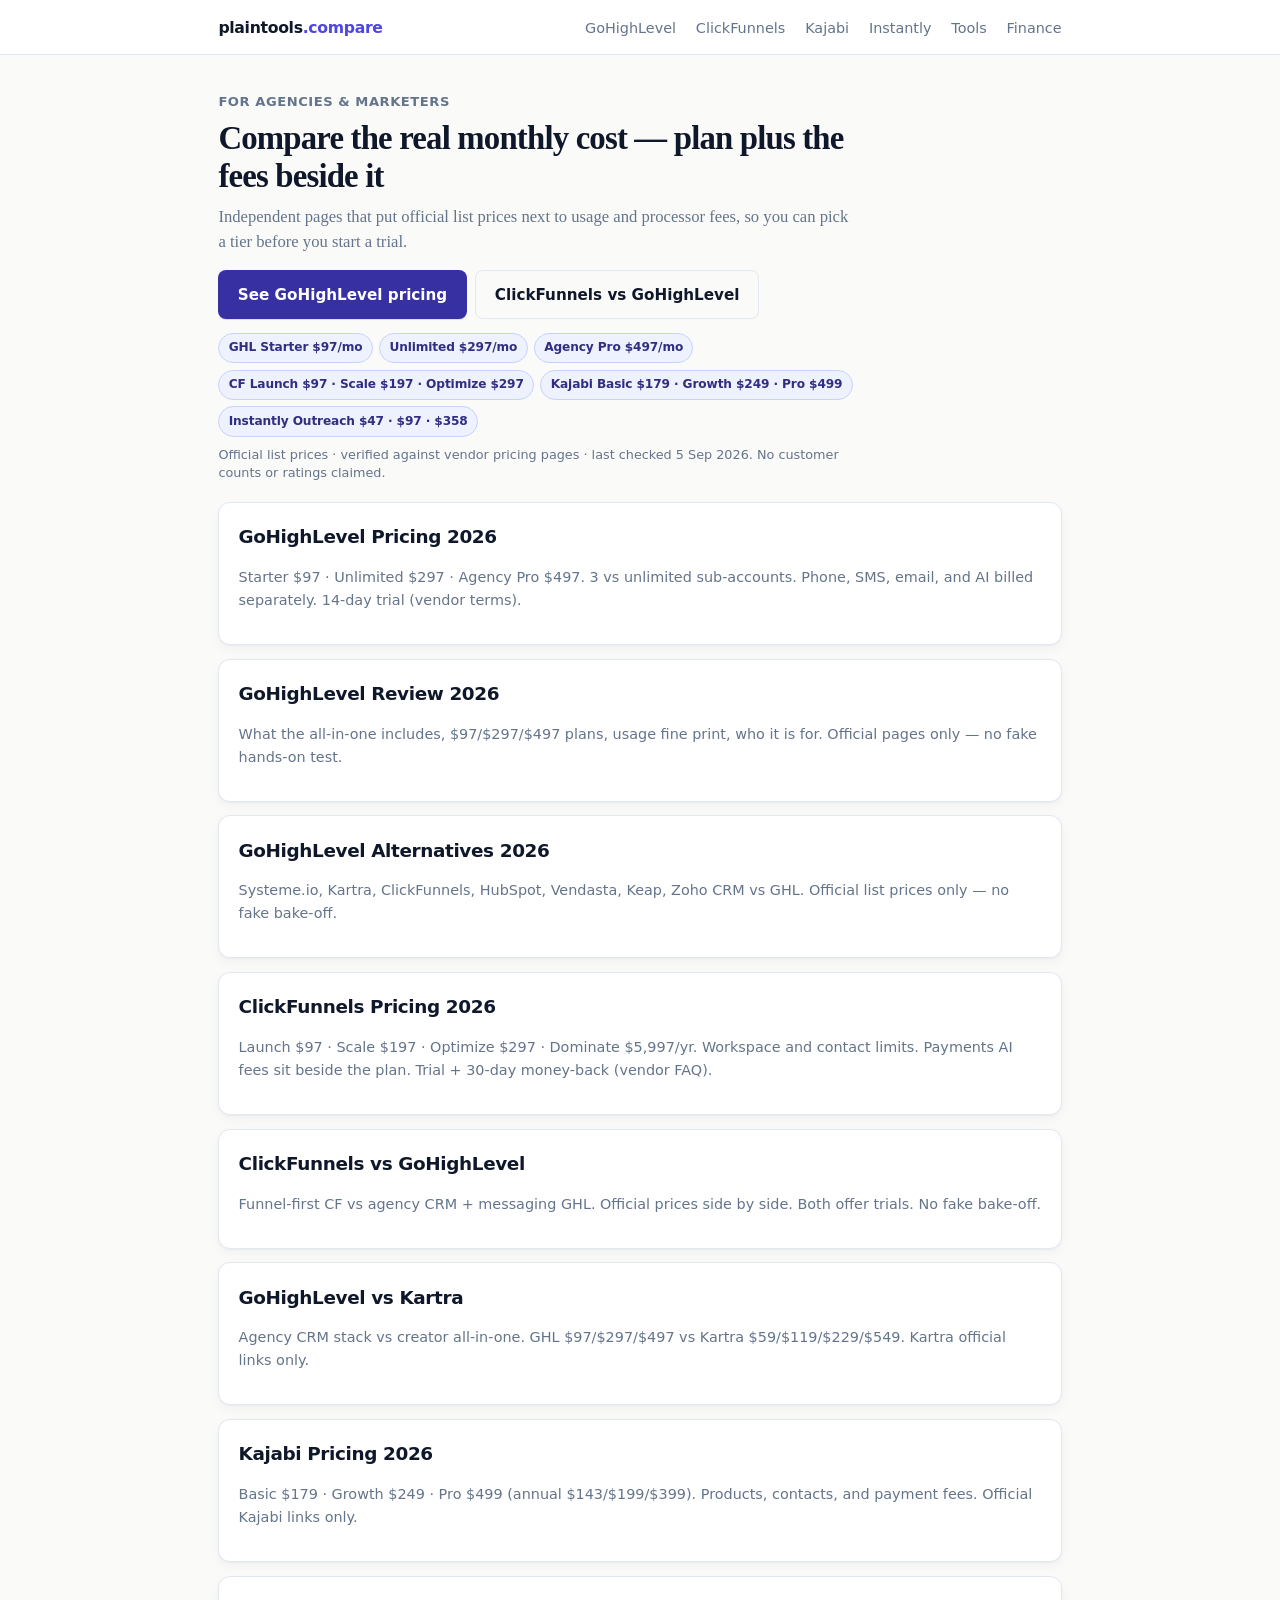
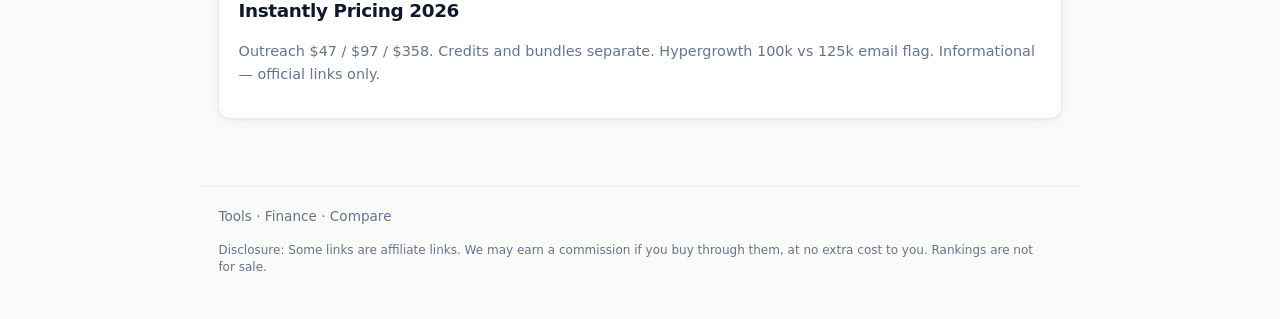
<file: index.html>
<!DOCTYPE html>
<html lang="en">
<head>
  <meta charset="utf-8">
  <meta name="viewport" content="width=device-width, initial-scale=1">
  <title>Compare real SaaS monthly cost | plaintools.vip</title>
  <meta name="description" content="Independent pricing and compare pages for agencies and marketers. Official GoHighLevel, ClickFunnels, Kajabi, Kartra, and Instantly plan prices plus the fees beside them.">
  <link rel="canonical" href="https://compare.plaintools.vip/">
  <meta property="og:title" content="Compare real SaaS monthly cost | plaintools.vip">
  <meta property="og:description" content="Official plan prices plus usage and processor fees. Live: GoHighLevel, ClickFunnels, Kajabi, Instantly, and GHL compare pages. Affiliate disclosure in the footer.">
  <meta property="og:image" content="https://compare.plaintools.vip/assets/hero-compare.png">
  <meta property="og:url" content="https://compare.plaintools.vip/">
  <link rel="stylesheet" href="/assets/style.css">
</head>
<body>
  <div class="site-top">
    <div class="site-top-inner">
      <a class="brand" href="/">plaintools<span>.compare</span></a>
      <nav class="nav">
        <a href="/gohighlevel-pricing/">GoHighLevel</a>
        <a href="/clickfunnels-pricing/">ClickFunnels</a>
        <a href="/kajabi-pricing/">Kajabi</a>
        <a href="/instantly-pricing/">Instantly</a>
        <a class="quiet" href="https://plaintools.vip/">Tools</a>
        <a class="quiet" href="https://finance.plaintools.vip/">Finance</a>
      </nav>
    </div>
  </div>

  <main>
    <section class="hero">
      <p class="kicker">For agencies &amp; marketers</p>
      <h1>Compare the real monthly cost — plan plus the fees beside it</h1>
      <p class="lede">Independent pages that put official list prices next to usage and processor fees, so you can pick a tier before you start a trial.</p>
      <p class="hero-actions">
        <a class="btn" href="/gohighlevel-pricing/">See GoHighLevel pricing</a>
        <a class="btn ghost" href="/clickfunnels-vs-gohighlevel/">ClickFunnels vs GoHighLevel</a>
      </p>
      <div class="proof-strip" aria-label="Official list prices">
        <span class="chip">GHL Starter $97/mo</span>
        <span class="chip">Unlimited $297/mo</span>
        <span class="chip">Agency Pro $497/mo</span>
        <span class="chip">CF Launch $97 · Scale $197 · Optimize $297</span>
        <span class="chip">Kajabi Basic $179 · Growth $249 · Pro $499</span>
        <span class="chip">Instantly Outreach $47 · $97 · $358</span>
      </div>
      <p class="verified">Official list prices · verified against vendor pricing pages · last checked 5 Sep 2026. No customer counts or ratings claimed.</p>
    </section>

    <div class="home-cards">
      <div class="card">
        <h2><a href="/gohighlevel-pricing/">GoHighLevel Pricing 2026</a></h2>
        <p class="note">Starter $97 · Unlimited $297 · Agency Pro $497. 3 vs unlimited sub-accounts. Phone, SMS, email, and AI billed separately. 14-day trial (vendor terms).</p>
      </div>
      <div class="card">
        <h2><a href="/gohighlevel-review-2026/">GoHighLevel Review 2026</a></h2>
        <p class="note">What the all-in-one includes, $97/$297/$497 plans, usage fine print, who it is for. Official pages only — no fake hands-on test.</p>
      </div>
      <div class="card">
        <h2><a href="/gohighlevel-alternatives/">GoHighLevel Alternatives 2026</a></h2>
        <p class="note">Systeme.io, Kartra, ClickFunnels, HubSpot, Vendasta, Keap, Zoho CRM vs GHL. Official list prices only — no fake bake-off.</p>
      </div>
      <div class="card">
        <h2><a href="/clickfunnels-pricing/">ClickFunnels Pricing 2026</a></h2>
        <p class="note">Launch $97 · Scale $197 · Optimize $297 · Dominate $5,997/yr. Workspace and contact limits. Payments AI fees sit beside the plan. Trial + 30-day money-back (vendor FAQ).</p>
      </div>
      <div class="card">
        <h2><a href="/clickfunnels-vs-gohighlevel/">ClickFunnels vs GoHighLevel</a></h2>
        <p class="note">Funnel-first CF vs agency CRM + messaging GHL. Official prices side by side. Both offer trials. No fake bake-off.</p>
      </div>
      <div class="card">
        <h2><a href="/gohighlevel-vs-kartra/">GoHighLevel vs Kartra</a></h2>
        <p class="note">Agency CRM stack vs creator all-in-one. GHL $97/$297/$497 vs Kartra $59/$119/$229/$549. Kartra official links only.</p>
      </div>
      <div class="card">
        <h2><a href="/kajabi-pricing/">Kajabi Pricing 2026</a></h2>
        <p class="note">Basic $179 · Growth $249 · Pro $499 (annual $143/$199/$399). Products, contacts, and payment fees. Official Kajabi links only.</p>
      </div>
      <div class="card">
        <h2><a href="/instantly-pricing/">Instantly Pricing 2026</a></h2>
        <p class="note">Outreach $47 / $97 / $358. Credits and bundles separate. Hypergrowth 100k vs 125k email flag. Informational — official links only.</p>
      </div>
    </div>
  </main>
  <footer>
    <a href="https://plaintools.vip/">Tools</a> ·
    <a href="https://finance.plaintools.vip/">Finance</a> ·
    Compare
    <p class="disclosure">Disclosure: Some links are affiliate links. We may earn a commission if you buy through them, at no extra cost to you. Rankings are not for sale.</p>
  </footer>
</body>
</html>
</file>
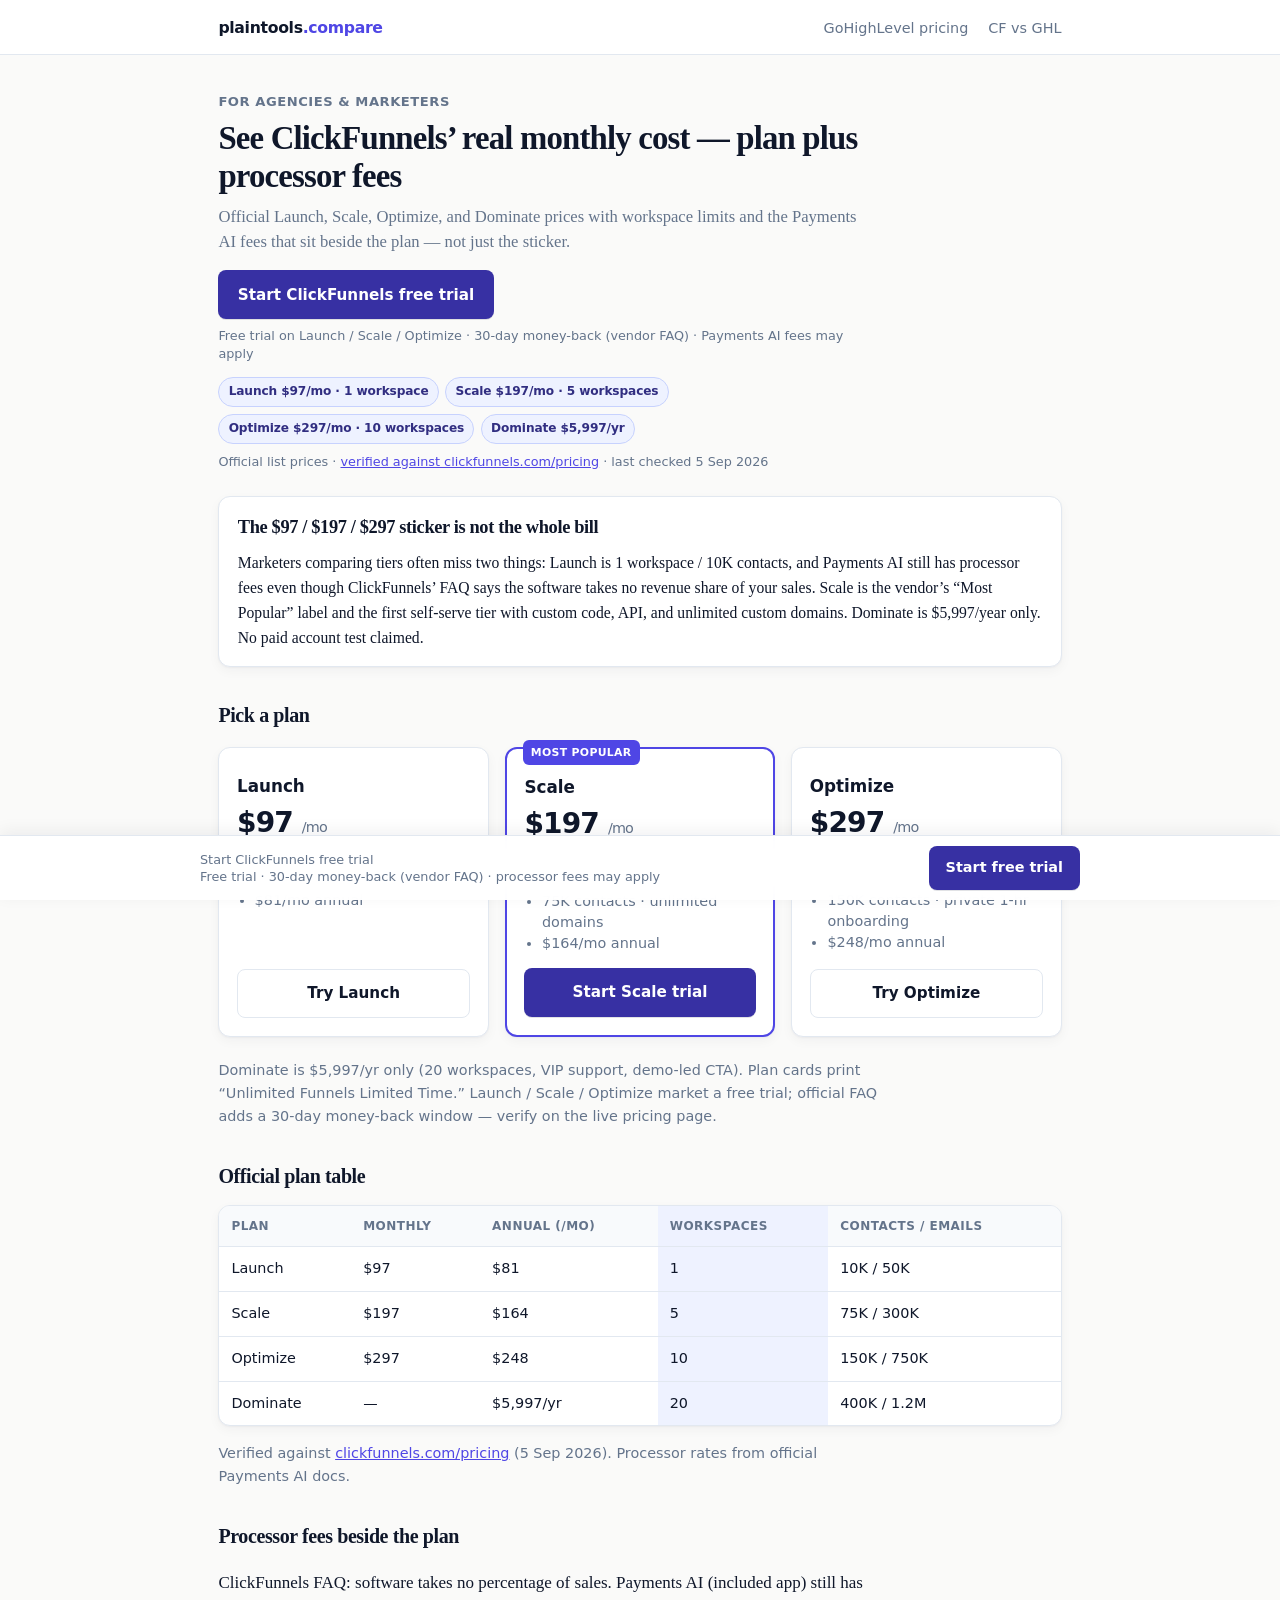
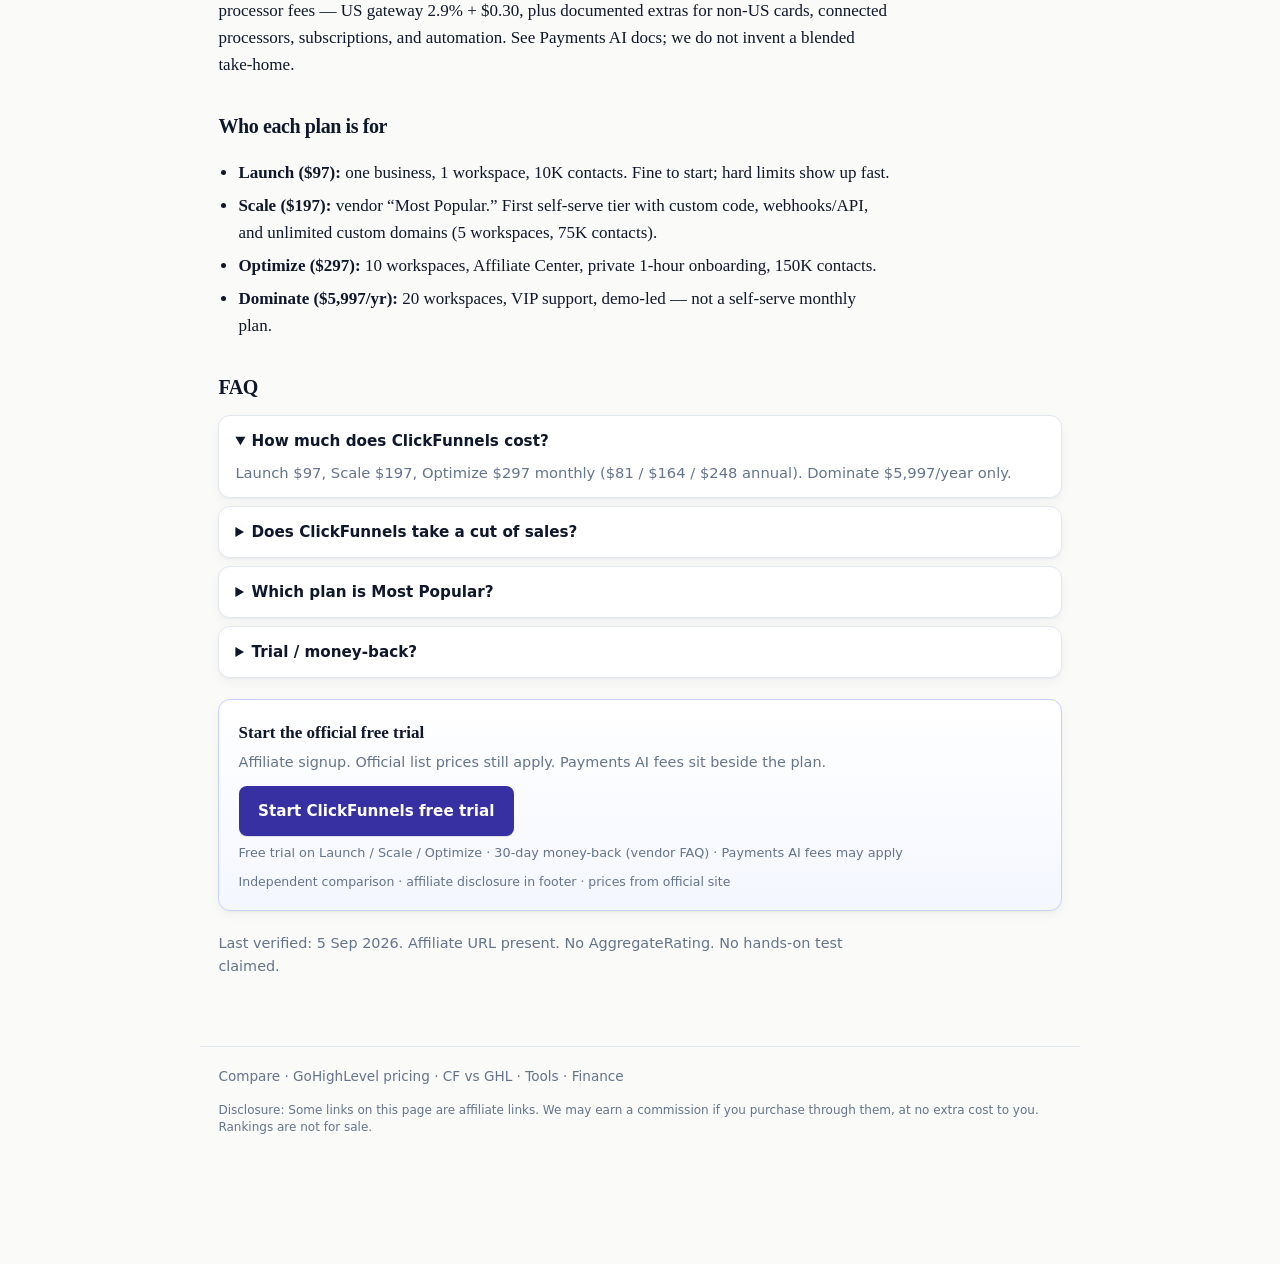
<file: clickfunnels-pricing/index.html>
<!DOCTYPE html>
<html lang="en">
<head>
  <meta charset="utf-8">
  <meta name="viewport" content="width=device-width, initial-scale=1">
  <title>ClickFunnels Pricing 2026: Real Monthly Cost + Fees</title>
  <meta name="description" content="ClickFunnels plans are $97, $197, and $297 a month ($81/$164/$248 on annual). Dominate is $5,997/year only. Official 2026 plan table, limits, and Payments AI fees.">
  <link rel="canonical" href="https://compare.plaintools.vip/clickfunnels-pricing/">
  <meta property="og:title" content="ClickFunnels Pricing 2026: Real Monthly Cost + Fees">
  <meta property="og:description" content="Launch $97, Scale $197, Optimize $297, Dominate $5,997/yr. Payments AI fees sit beside the plan.">
  <meta property="og:image" content="https://compare.plaintools.vip/assets/og-clickfunnels-pricing.png">
  <meta property="og:url" content="https://compare.plaintools.vip/clickfunnels-pricing/">
  <meta name="twitter:card" content="summary_large_image">
  <link rel="stylesheet" href="/assets/style.css">
</head>
<body class="has-sticky">
  <div class="site-top">
    <div class="site-top-inner">
      <a class="brand" href="/">plaintools<span>.compare</span></a>
      <nav class="nav">
        <a href="/gohighlevel-pricing/">GoHighLevel pricing</a>
        <a href="/clickfunnels-vs-gohighlevel/">CF vs GHL</a>
      </nav>
    </div>
  </div>

  <main>
    <section class="hero">
      <p class="kicker">For agencies &amp; marketers</p>
      <h1>See ClickFunnels’ real monthly cost — plan plus processor fees</h1>
      <p class="lede">Official Launch, Scale, Optimize, and Dominate prices with workspace limits and the Payments AI fees that sit beside the plan — not just the sticker.</p>
      <p class="hero-actions">
        <a class="btn" href="https://www.clickfunnels.com/signup-flow?aff=bf96141478cfc033c8179efd6bf3f3d384db210171d6fb44ef1d8bd77765ce35" rel="nofollow sponsored">Start ClickFunnels free trial</a>
      </p>
      <p class="risk">Free trial on Launch / Scale / Optimize · 30-day money-back (vendor FAQ) · Payments AI fees may apply</p>
      <div class="proof-strip" aria-label="Official ClickFunnels list prices">
        <span class="chip">Launch $97/mo · 1 workspace</span>
        <span class="chip">Scale $197/mo · 5 workspaces</span>
        <span class="chip">Optimize $297/mo · 10 workspaces</span>
        <span class="chip">Dominate $5,997/yr</span>
      </div>
      <p class="verified">Official list prices · <a href="https://www.clickfunnels.com/pricing">verified against clickfunnels.com/pricing</a> · last checked 5 Sep 2026</p>
    </section>

    <section class="problem">
      <h2>The $97 / $197 / $297 sticker is not the whole bill</h2>
      <p>Marketers comparing tiers often miss two things: Launch is 1 workspace / 10K contacts, and Payments AI still has processor fees even though ClickFunnels’ FAQ says the software takes no revenue share of your sales. Scale is the vendor’s “Most Popular” label and the first self-serve tier with custom code, API, and unlimited custom domains. Dominate is $5,997/year only. No paid account test claimed.</p>
    </section>

    <h2>Pick a plan</h2>
    <div class="plans">
      <article class="plan">
        <h3>Launch</h3>
        <div class="price">$97 <small>/mo</small></div>
        <ul>
          <li>1 workspace · 2 seats</li>
          <li>10K contacts · 50K emails/mo</li>
          <li>$81/mo annual</li>
        </ul>
        <a class="btn ghost" href="https://www.clickfunnels.com/signup-flow?aff=bf96141478cfc033c8179efd6bf3f3d384db210171d6fb44ef1d8bd77765ce35" rel="nofollow sponsored">Try Launch</a>
      </article>
      <article class="plan featured">
        <div class="badge">Most popular</div>
        <h3>Scale</h3>
        <div class="price">$197 <small>/mo</small></div>
        <ul>
          <li>5 workspaces · custom code · API</li>
          <li>75K contacts · unlimited domains</li>
          <li>$164/mo annual</li>
        </ul>
        <a class="btn" href="https://www.clickfunnels.com/signup-flow?aff=bf96141478cfc033c8179efd6bf3f3d384db210171d6fb44ef1d8bd77765ce35" rel="nofollow sponsored">Start Scale trial</a>
      </article>
      <article class="plan">
        <h3>Optimize</h3>
        <div class="price">$297 <small>/mo</small></div>
        <ul>
          <li>10 workspaces · Affiliate Center</li>
          <li>150K contacts · private 1-hr onboarding</li>
          <li>$248/mo annual</li>
        </ul>
        <a class="btn ghost" href="https://www.clickfunnels.com/signup-flow?aff=bf96141478cfc033c8179efd6bf3f3d384db210171d6fb44ef1d8bd77765ce35" rel="nofollow sponsored">Try Optimize</a>
      </article>
    </div>
    <p class="note">Dominate is $5,997/yr only (20 workspaces, VIP support, demo-led CTA). Plan cards print “Unlimited Funnels Limited Time.” Launch / Scale / Optimize market a free trial; official FAQ adds a 30-day money-back window — verify on the live pricing page.</p>

    <h2>Official plan table</h2>
    <table>
      <thead><tr><th>Plan</th><th>Monthly</th><th>Annual (/mo)</th><th class="hl">Workspaces</th><th>Contacts / emails</th></tr></thead>
      <tbody>
        <tr><td>Launch</td><td>$97</td><td>$81</td><td class="hl">1</td><td>10K / 50K</td></tr>
        <tr><td>Scale</td><td>$197</td><td>$164</td><td class="hl">5</td><td>75K / 300K</td></tr>
        <tr><td>Optimize</td><td>$297</td><td>$248</td><td class="hl">10</td><td>150K / 750K</td></tr>
        <tr><td>Dominate</td><td>—</td><td>$5,997/yr</td><td class="hl">20</td><td>400K / 1.2M</td></tr>
      </tbody>
    </table>
    <p class="note">Verified against <a href="https://www.clickfunnels.com/pricing">clickfunnels.com/pricing</a> (5 Sep 2026). Processor rates from official Payments AI docs.</p>

    <h2>Processor fees beside the plan</h2>
    <p>ClickFunnels FAQ: software takes no percentage of sales. Payments AI (included app) still has processor fees — US gateway 2.9% + $0.30, plus documented extras for non-US cards, connected processors, subscriptions, and automation. See Payments AI docs; we do not invent a blended take-home.</p>

    <h2>Who each plan is for</h2>
    <ul>
      <li><strong>Launch ($97):</strong> one business, 1 workspace, 10K contacts. Fine to start; hard limits show up fast.</li>
      <li><strong>Scale ($197):</strong> vendor “Most Popular.” First self-serve tier with custom code, webhooks/API, and unlimited custom domains (5 workspaces, 75K contacts).</li>
      <li><strong>Optimize ($297):</strong> 10 workspaces, Affiliate Center, private 1-hour onboarding, 150K contacts.</li>
      <li><strong>Dominate ($5,997/yr):</strong> 20 workspaces, VIP support, demo-led — not a self-serve monthly plan.</li>
    </ul>

    <h2>FAQ</h2>
    <details class="faq" open><summary>How much does ClickFunnels cost?</summary><p>Launch $97, Scale $197, Optimize $297 monthly ($81 / $164 / $248 annual). Dominate $5,997/year only.</p></details>
    <details class="faq"><summary>Does ClickFunnels take a cut of sales?</summary><p>FAQ says no software revenue share. Card processing via Payments AI still has fees.</p></details>
    <details class="faq"><summary>Which plan is Most Popular?</summary><p>Scale, per ClickFunnels’ own label — first self-serve tier with custom code, webhooks/API, and unlimited custom domains.</p></details>
    <details class="faq"><summary>Trial / money-back?</summary><p>Launch / Scale / Optimize show Start Free Trial. Official FAQ states a 30-day money-back guarantee (and, in page schema, a 14-day trial). Dominate is demo-led. Verify live terms.</p></details>

    <div class="cta final">
      <strong>Start the official free trial</strong>
      <p class="note">Affiliate signup. Official list prices still apply. Payments AI fees sit beside the plan.</p>
      <a class="btn" href="https://www.clickfunnels.com/signup-flow?aff=bf96141478cfc033c8179efd6bf3f3d384db210171d6fb44ef1d8bd77765ce35" rel="nofollow sponsored">Start ClickFunnels free trial</a>
      <p class="risk">Free trial on Launch / Scale / Optimize · 30-day money-back (vendor FAQ) · Payments AI fees may apply</p>
      <p class="trust-line">Independent comparison · affiliate disclosure in footer · prices from official site</p>
    </div>

    <p class="note">Last verified: 5 Sep 2026. Affiliate URL present. No AggregateRating. No hands-on test claimed.</p>
  </main>
  <footer>
    <a href="/">Compare</a> · <a href="/gohighlevel-pricing/">GoHighLevel pricing</a> · <a href="/clickfunnels-vs-gohighlevel/">CF vs GHL</a> · <a href="https://plaintools.vip/">Tools</a> · <a href="https://finance.plaintools.vip/">Finance</a>
      <p class="disclosure">Disclosure: Some links on this page are affiliate links. We may earn a commission if you purchase through them, at no extra cost to you. Rankings are not for sale.</p>
  </footer>
  <div class="sticky-cta">
    <div class="sticky-cta-inner">
      <p>Start ClickFunnels free trial<br>Free trial · 30-day money-back (vendor FAQ) · processor fees may apply</p>
      <a class="btn" href="https://www.clickfunnels.com/signup-flow?aff=bf96141478cfc033c8179efd6bf3f3d384db210171d6fb44ef1d8bd77765ce35" rel="nofollow sponsored">Start free trial</a>
    </div>
  </div>
</body>
</html>
</file>
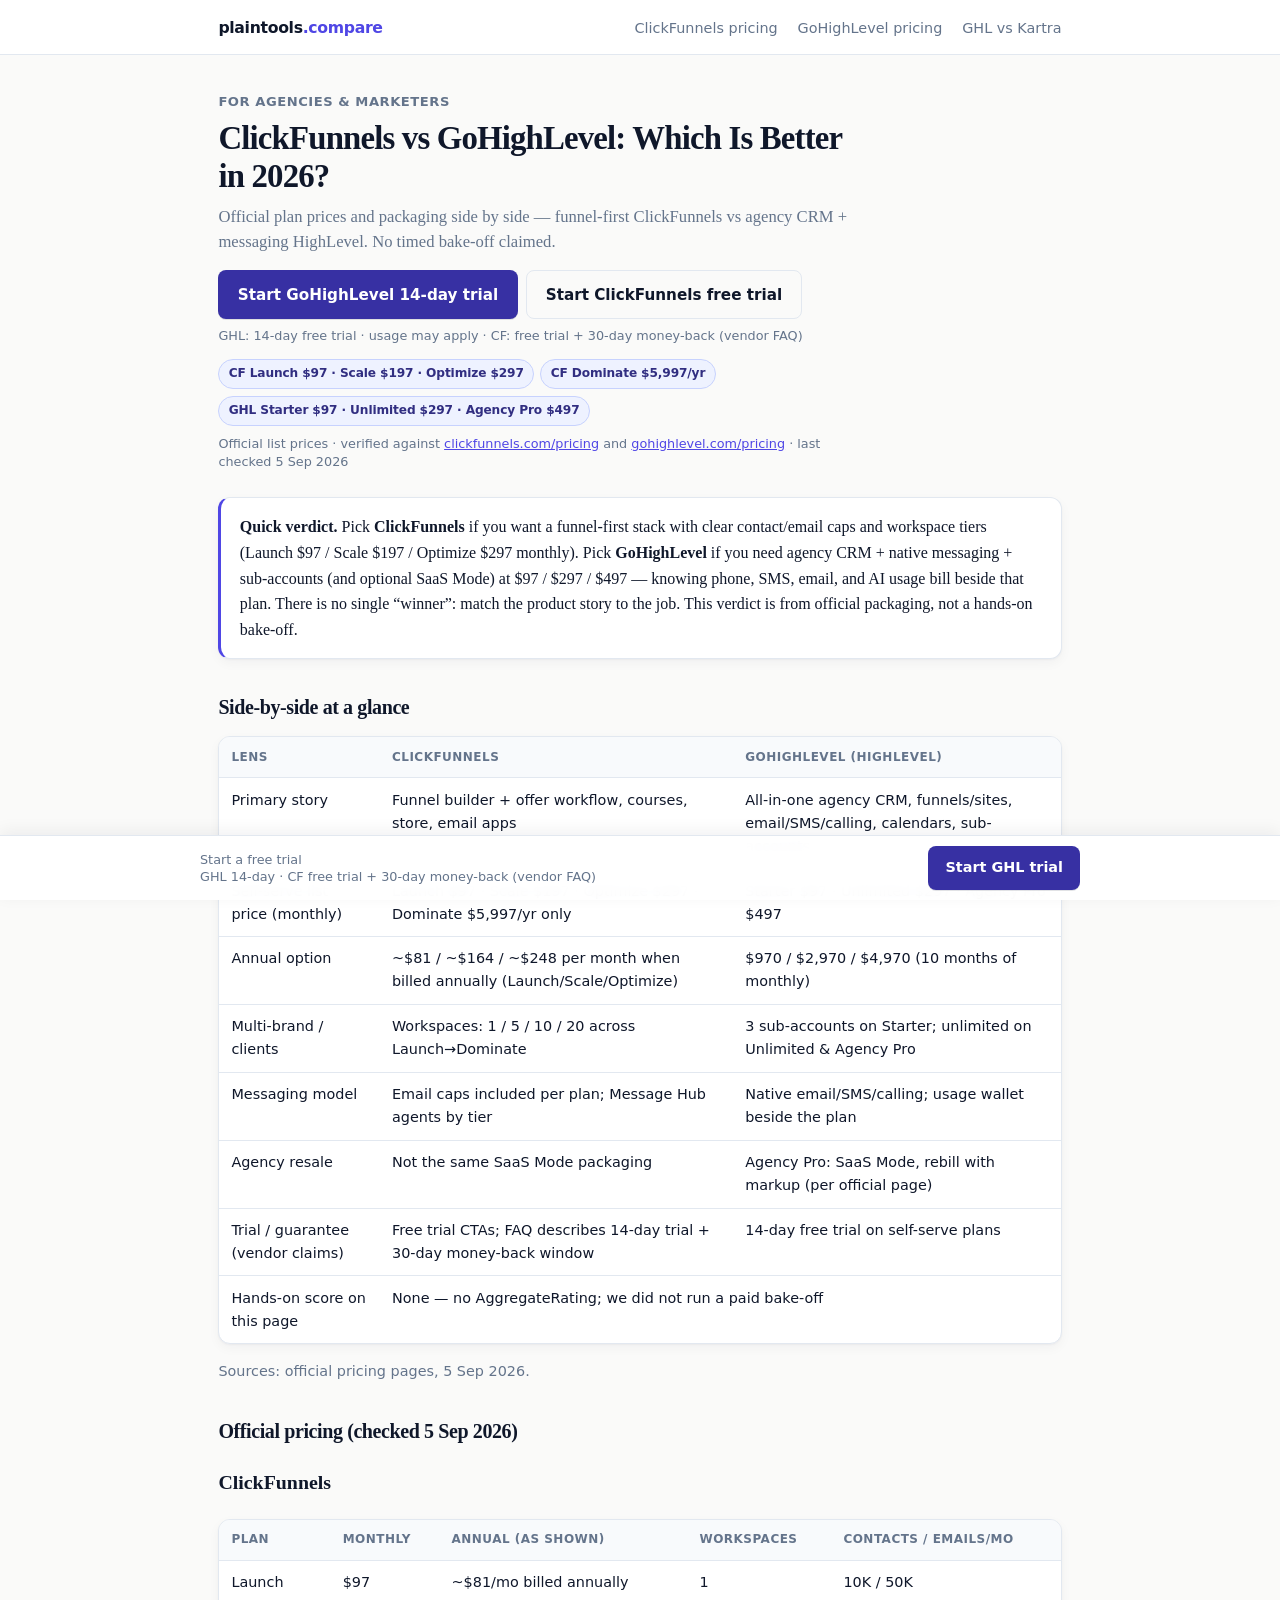
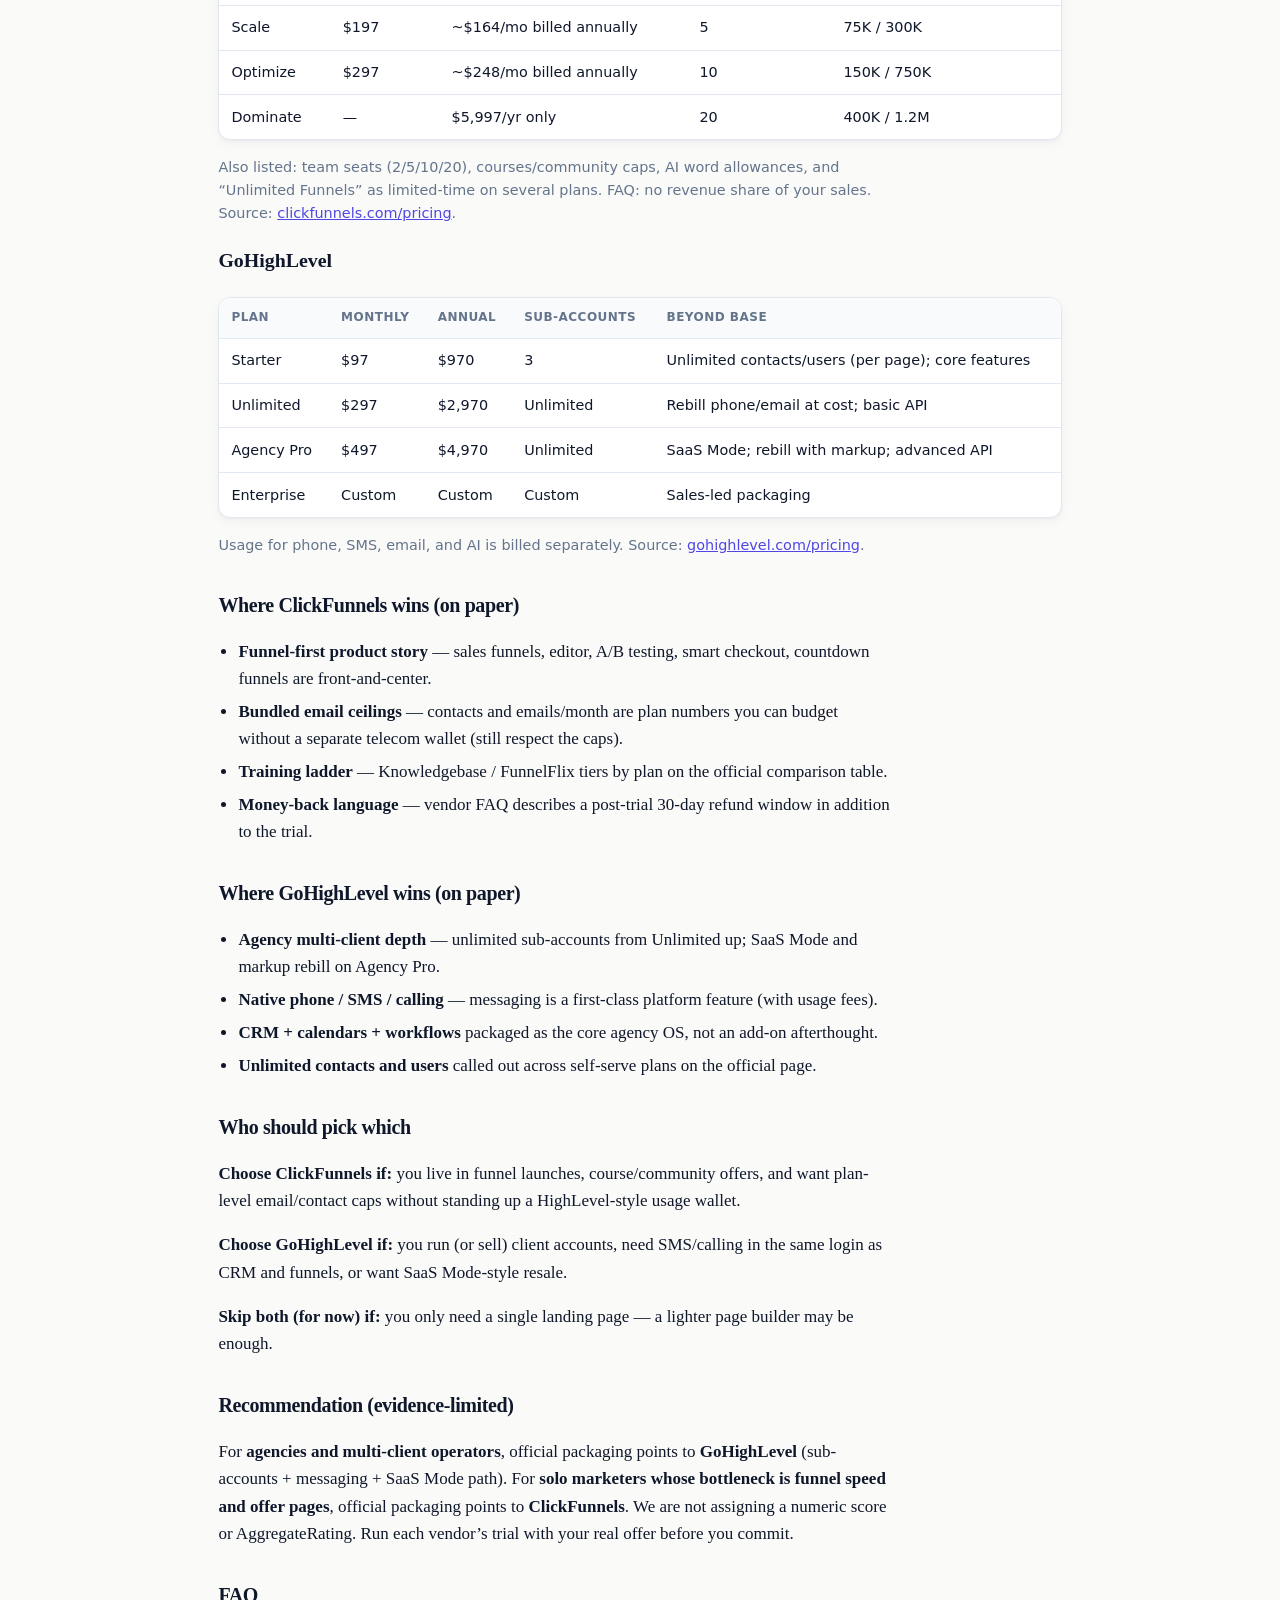
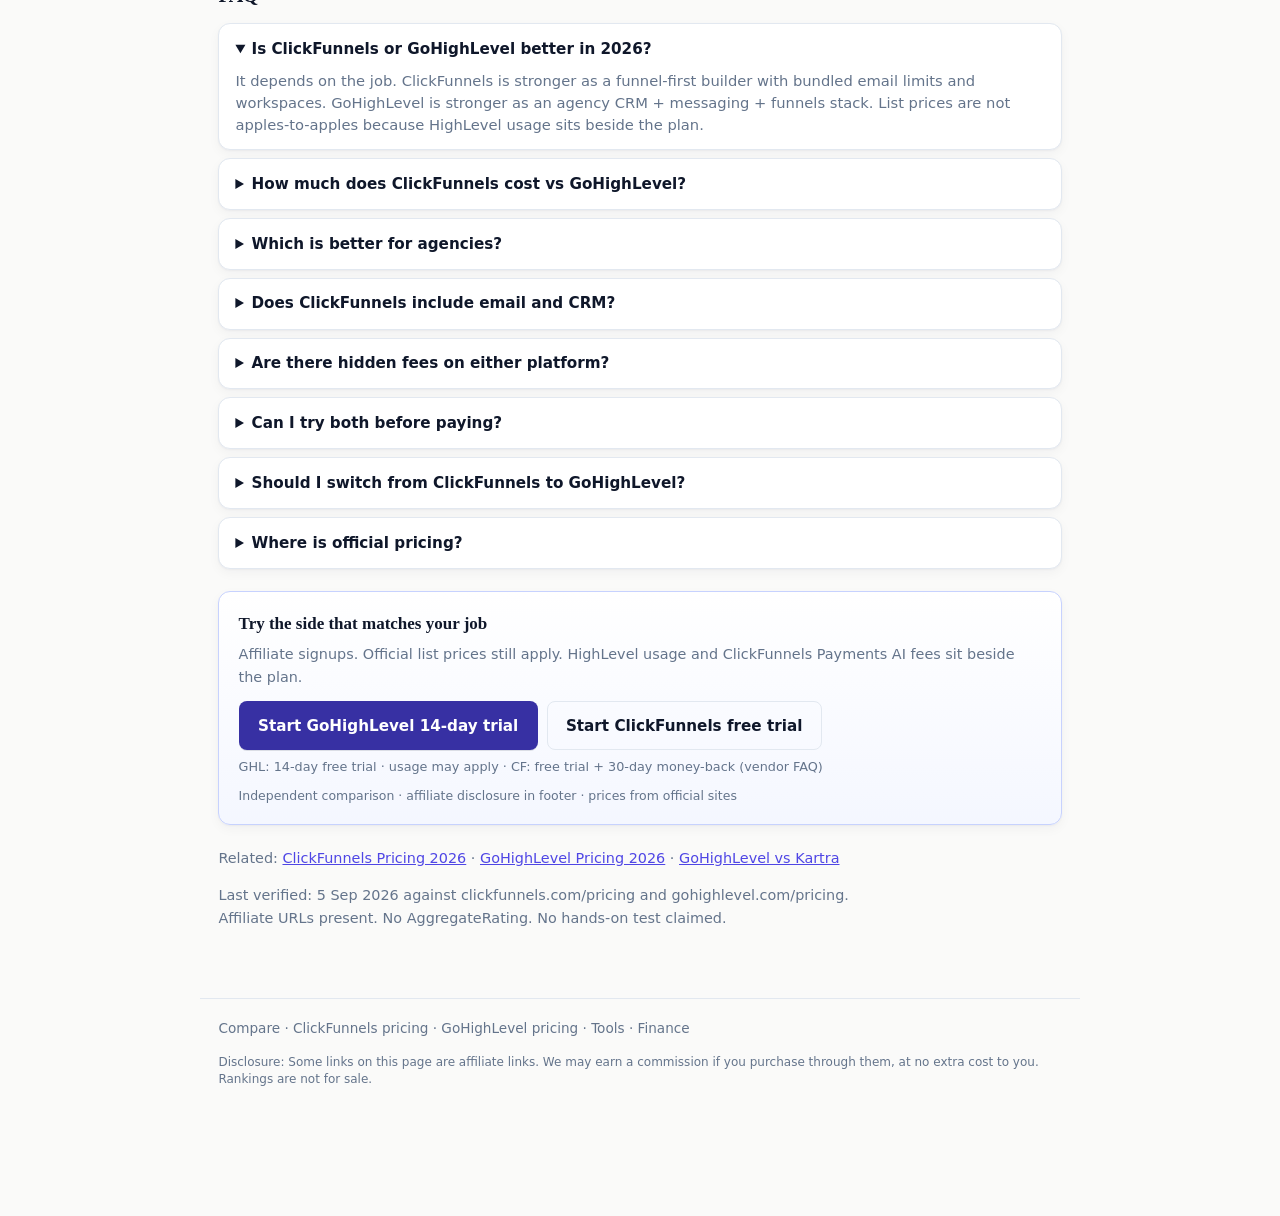
<file: clickfunnels-vs-gohighlevel/index.html>
<!DOCTYPE html>
<html lang="en">
<head>
  <meta charset="utf-8">
  <meta name="viewport" content="width=device-width, initial-scale=1">
  <title>ClickFunnels vs GoHighLevel 2026: Which Fits Your Stack?</title>
  <meta name="description" content="ClickFunnels vs GoHighLevel in 2026: official plan prices side by side, feature differences, real-cost caveats, and who each platform is for — no fake head-to-head test.">
  <link rel="canonical" href="https://compare.plaintools.vip/clickfunnels-vs-gohighlevel/">
  <meta property="og:title" content="ClickFunnels vs GoHighLevel 2026: Which Fits Your Stack?">
  <meta property="og:description" content="Official CF Launch/Scale/Optimize vs GHL Starter/Unlimited/Agency Pro. Trials on both. No fake bake-off.">
  <meta property="og:image" content="https://compare.plaintools.vip/assets/hero-compare.png">
  <meta property="og:url" content="https://compare.plaintools.vip/clickfunnels-vs-gohighlevel/">
  <meta name="twitter:card" content="summary_large_image">
  <link rel="stylesheet" href="/assets/style.css">
  <script type="application/ld+json">
  {
    "@context": "https://schema.org",
    "@type": "FAQPage",
    "mainEntity": [
      {"@type":"Question","name":"Is ClickFunnels or GoHighLevel better in 2026?","acceptedAnswer":{"@type":"Answer","text":"It depends on the job. ClickFunnels is stronger as a funnel-first builder with bundled email limits and workspaces on Launch/Scale/Optimize. GoHighLevel (HighLevel) is stronger as an agency CRM + messaging + funnels stack with sub-accounts and optional SaaS Mode. List prices alone are not apples-to-apples because HighLevel bills phone, SMS, email, and AI usage beside the plan."}},
      {"@type":"Question","name":"How much does ClickFunnels cost vs GoHighLevel?","acceptedAnswer":{"@type":"Answer","text":"ClickFunnels monthly plans checked 5 Sep 2026: Launch $97, Scale $197, Optimize $297; Dominate is $5,997/year only. Annual billing shows Launch about $81/mo, Scale about $164/mo, Optimize about $248/mo. GoHighLevel self-serve: Starter $97, Unlimited $297, Agency Pro $497 per month ($970 / $2,970 / $4,970 annual). HighLevel usage for telecom and AI is extra."}},
      {"@type":"Question","name":"Which is better for agencies?","acceptedAnswer":{"@type":"Answer","text":"GoHighLevel markets unlimited sub-accounts on Unlimited and Agency Pro, rebill of phone/email, and SaaS Mode with markup on Agency Pro. ClickFunnels scales workspaces (1 / 5 / 10 / 20 on Launch through Dominate) rather than the same agency SaaS Mode story. Agencies consolidating CRM and client messaging often lean HighLevel on paper; funnel-centric teams may still prefer ClickFunnels."}},
      {"@type":"Question","name":"Does ClickFunnels include email and CRM?","acceptedAnswer":{"@type":"Answer","text":"Yes on the official feature set. Plans include email contact and monthly send caps (for example Launch 10K contacts / 50K emails/mo; Scale 75K / 300K; Optimize 150K / 750K; Dominate 400K / 1.2M), plus CRM pipelines, Message Hub, appointments, and related apps listed on clickfunnels.com/pricing."}},
      {"@type":"Question","name":"Are there hidden fees on either platform?","acceptedAnswer":{"@type":"Answer","text":"ClickFunnels FAQ states it does not take a percentage of your sales. Plan limits (contacts, emails/mo, seats, workspaces) are the main ceilings; Payments AI still has processor fees. GoHighLevel states the subscription covers platform features while usage-based costs apply for telecommunications and AI — those sit beside the $97/$297/$497 plan."}},
      {"@type":"Question","name":"Can I try both before paying?","acceptedAnswer":{"@type":"Answer","text":"ClickFunnels offers a free trial (pricing page CTAs) plus a stated 30-day money-back window after trial on its FAQ (14-day trial + 30-day guarantee language on the page). GoHighLevel offers a 14-day free trial on self-serve plans. We have not metered either paid account for this article."}},
      {"@type":"Question","name":"Should I switch from ClickFunnels to GoHighLevel?","acceptedAnswer":{"@type":"Answer","text":"Consider switching if you need native SMS/calling wallets, many client sub-accounts, or SaaS Mode-style resale. Stay on ClickFunnels if your primary need is funnel building, offer workflows, and predictable contact/email caps without a telecom usage line. Migration cost and rebuild time are real — we have not timed a migration for this page."}},
      {"@type":"Question","name":"Where can I see each vendor’s official pricing?","acceptedAnswer":{"@type":"Answer","text":"ClickFunnels: https://www.clickfunnels.com/pricing. GoHighLevel / HighLevel: https://www.gohighlevel.com/pricing. Prices on this page were checked 5 Sep 2026 against those URLs."}}
    ]
  }
  </script>
</head>
<body class="has-sticky">
  <div class="site-top">
    <div class="site-top-inner">
      <a class="brand" href="/">plaintools<span>.compare</span></a>
      <nav class="nav">
        <a href="/clickfunnels-pricing/">ClickFunnels pricing</a>
        <a href="/gohighlevel-pricing/">GoHighLevel pricing</a>
        <a href="/gohighlevel-vs-kartra/">GHL vs Kartra</a>
      </nav>
    </div>
  </div>

  <main>
    <section class="hero">
      <p class="kicker">For agencies &amp; marketers</p>
      <h1>ClickFunnels vs GoHighLevel: Which Is Better in 2026?</h1>
      <p class="lede">Official plan prices and packaging side by side — funnel-first ClickFunnels vs agency CRM + messaging HighLevel. No timed bake-off claimed.</p>
      <p class="hero-actions two-cta">
        <a class="btn" href="https://affiliate.gohighlevel.com?sref=jqwacfx" rel="nofollow sponsored">Start GoHighLevel 14-day trial</a>
        <a class="btn ghost" href="https://www.clickfunnels.com/signup-flow?aff=bf96141478cfc033c8179efd6bf3f3d384db210171d6fb44ef1d8bd77765ce35" rel="nofollow sponsored">Start ClickFunnels free trial</a>
      </p>
      <p class="risk">GHL: 14-day free trial · usage may apply · CF: free trial + 30-day money-back (vendor FAQ)</p>
      <div class="proof-strip" aria-label="Official list prices">
        <span class="chip">CF Launch $97 · Scale $197 · Optimize $297</span>
        <span class="chip">CF Dominate $5,997/yr</span>
        <span class="chip">GHL Starter $97 · Unlimited $297 · Agency Pro $497</span>
      </div>
      <p class="verified">Official list prices · verified against <a href="https://www.clickfunnels.com/pricing">clickfunnels.com/pricing</a> and <a href="https://www.gohighlevel.com/pricing">gohighlevel.com/pricing</a> · last checked 5 Sep 2026</p>
    </section>

    <div class="verdict">
      <strong>Quick verdict.</strong> Pick <strong>ClickFunnels</strong> if you want a funnel-first stack with clear contact/email caps and workspace tiers (Launch $97 / Scale $197 / Optimize $297 monthly). Pick <strong>GoHighLevel</strong> if you need agency CRM + native messaging + sub-accounts (and optional SaaS Mode) at $97 / $297 / $497 — knowing phone, SMS, email, and AI usage bill beside that plan. There is no single “winner”: match the product story to the job. This verdict is from official packaging, not a hands-on bake-off.
    </div>

    <h2>Side-by-side at a glance</h2>
    <table>
      <thead>
        <tr><th>Lens</th><th>ClickFunnels</th><th>GoHighLevel (HighLevel)</th></tr>
      </thead>
      <tbody>
        <tr><td>Primary story</td><td>Funnel builder + offer workflow, courses, store, email apps</td><td>All-in-one agency CRM, funnels/sites, email/SMS/calling, calendars, sub-accounts</td></tr>
        <tr><td>Self-serve list price (monthly)</td><td>Launch $97 · Scale $197 · Optimize $297 · Dominate $5,997/yr only</td><td>Starter $97 · Unlimited $297 · Agency Pro $497</td></tr>
        <tr><td>Annual option</td><td>~$81 / ~$164 / ~$248 per month when billed annually (Launch/Scale/Optimize)</td><td>$970 / $2,970 / $4,970 (10 months of monthly)</td></tr>
        <tr><td>Multi-brand / clients</td><td>Workspaces: 1 / 5 / 10 / 20 across Launch→Dominate</td><td>3 sub-accounts on Starter; unlimited on Unlimited &amp; Agency Pro</td></tr>
        <tr><td>Messaging model</td><td>Email caps included per plan; Message Hub agents by tier</td><td>Native email/SMS/calling; usage wallet beside the plan</td></tr>
        <tr><td>Agency resale</td><td>Not the same SaaS Mode packaging</td><td>Agency Pro: SaaS Mode, rebill with markup (per official page)</td></tr>
        <tr><td>Trial / guarantee (vendor claims)</td><td>Free trial CTAs; FAQ describes 14-day trial + 30-day money-back window</td><td>14-day free trial on self-serve plans</td></tr>
        <tr><td>Hands-on score on this page</td><td colspan="2">None — no AggregateRating; we did not run a paid bake-off</td></tr>
      </tbody>
    </table>
    <p class="note">Sources: official pricing pages, 5 Sep 2026.</p>

    <h2>Official pricing (checked 5 Sep 2026)</h2>
    <h3>ClickFunnels</h3>
    <table>
      <thead>
        <tr><th>Plan</th><th>Monthly</th><th>Annual (as shown)</th><th>Workspaces</th><th>Contacts / emails/mo</th></tr>
      </thead>
      <tbody>
        <tr><td>Launch</td><td>$97</td><td>~$81/mo billed annually</td><td>1</td><td>10K / 50K</td></tr>
        <tr><td>Scale</td><td>$197</td><td>~$164/mo billed annually</td><td>5</td><td>75K / 300K</td></tr>
        <tr><td>Optimize</td><td>$297</td><td>~$248/mo billed annually</td><td>10</td><td>150K / 750K</td></tr>
        <tr><td>Dominate</td><td>—</td><td>$5,997/yr only</td><td>20</td><td>400K / 1.2M</td></tr>
      </tbody>
    </table>
    <p class="note">Also listed: team seats (2/5/10/20), courses/community caps, AI word allowances, and “Unlimited Funnels” as limited-time on several plans. FAQ: no revenue share of your sales. Source: <a href="https://www.clickfunnels.com/pricing">clickfunnels.com/pricing</a>.</p>

    <h3>GoHighLevel</h3>
    <table>
      <thead>
        <tr><th>Plan</th><th>Monthly</th><th>Annual</th><th>Sub-accounts</th><th>Beyond base</th></tr>
      </thead>
      <tbody>
        <tr><td>Starter</td><td>$97</td><td>$970</td><td>3</td><td>Unlimited contacts/users (per page); core features</td></tr>
        <tr><td>Unlimited</td><td>$297</td><td>$2,970</td><td>Unlimited</td><td>Rebill phone/email at cost; basic API</td></tr>
        <tr><td>Agency Pro</td><td>$497</td><td>$4,970</td><td>Unlimited</td><td>SaaS Mode; rebill with markup; advanced API</td></tr>
        <tr><td>Enterprise</td><td>Custom</td><td>Custom</td><td>Custom</td><td>Sales-led packaging</td></tr>
      </tbody>
    </table>
    <p class="note">Usage for phone, SMS, email, and AI is billed separately. Source: <a href="https://www.gohighlevel.com/pricing">gohighlevel.com/pricing</a>.</p>

    <h2>Where ClickFunnels wins (on paper)</h2>
    <ul>
      <li><strong>Funnel-first product story</strong> — sales funnels, editor, A/B testing, smart checkout, countdown funnels are front-and-center.</li>
      <li><strong>Bundled email ceilings</strong> — contacts and emails/month are plan numbers you can budget without a separate telecom wallet (still respect the caps).</li>
      <li><strong>Training ladder</strong> — Knowledgebase / FunnelFlix tiers by plan on the official comparison table.</li>
      <li><strong>Money-back language</strong> — vendor FAQ describes a post-trial 30-day refund window in addition to the trial.</li>
    </ul>

    <h2>Where GoHighLevel wins (on paper)</h2>
    <ul>
      <li><strong>Agency multi-client depth</strong> — unlimited sub-accounts from Unlimited up; SaaS Mode and markup rebill on Agency Pro.</li>
      <li><strong>Native phone / SMS / calling</strong> — messaging is a first-class platform feature (with usage fees).</li>
      <li><strong>CRM + calendars + workflows</strong> packaged as the core agency OS, not an add-on afterthought.</li>
      <li><strong>Unlimited contacts and users</strong> called out across self-serve plans on the official page.</li>
    </ul>

    <h2>Who should pick which</h2>
    <p><strong>Choose ClickFunnels if:</strong> you live in funnel launches, course/community offers, and want plan-level email/contact caps without standing up a HighLevel-style usage wallet.</p>
    <p><strong>Choose GoHighLevel if:</strong> you run (or sell) client accounts, need SMS/calling in the same login as CRM and funnels, or want SaaS Mode-style resale.</p>
    <p><strong>Skip both (for now) if:</strong> you only need a single landing page — a lighter page builder may be enough.</p>

    <h2>Recommendation (evidence-limited)</h2>
    <p>For <strong>agencies and multi-client operators</strong>, official packaging points to <strong>GoHighLevel</strong> (sub-accounts + messaging + SaaS Mode path). For <strong>solo marketers whose bottleneck is funnel speed and offer pages</strong>, official packaging points to <strong>ClickFunnels</strong>. We are not assigning a numeric score or AggregateRating. Run each vendor’s trial with your real offer before you commit.</p>

    <h2>FAQ</h2>
    <details class="faq" open><summary>Is ClickFunnels or GoHighLevel better in 2026?</summary><p>It depends on the job. ClickFunnels is stronger as a funnel-first builder with bundled email limits and workspaces. GoHighLevel is stronger as an agency CRM + messaging + funnels stack. List prices are not apples-to-apples because HighLevel usage sits beside the plan.</p></details>
    <details class="faq"><summary>How much does ClickFunnels cost vs GoHighLevel?</summary><p>ClickFunnels monthly (5 Sep 2026): Launch $97, Scale $197, Optimize $297; Dominate $5,997/year. GoHighLevel: Starter $97, Unlimited $297, Agency Pro $497, plus usage for phone/SMS/email/AI.</p></details>
    <details class="faq"><summary>Which is better for agencies?</summary><p>GoHighLevel’s Unlimited and Agency Pro packaging (unlimited sub-accounts, rebill, SaaS Mode on Pro) matches multi-client agencies more closely. ClickFunnels scales workspaces (1–20) and may still win for funnel-centric shops.</p></details>
    <details class="faq"><summary>Does ClickFunnels include email and CRM?</summary><p>Yes per the official pricing feature table: email contact/send caps by plan, CRM pipelines, Message Hub, appointments, and related apps.</p></details>
    <details class="faq"><summary>Are there hidden fees on either platform?</summary><p>ClickFunnels says it takes no percentage of sales; watch plan caps and Payments AI processor fees. GoHighLevel says usage for telecom and AI is separate from the subscription.</p></details>
    <details class="faq"><summary>Can I try both before paying?</summary><p>Both advertise trials (ClickFunnels free trial + money-back FAQ language; GoHighLevel 14-day trial). We have not metered paid accounts for this article.</p></details>
    <details class="faq"><summary>Should I switch from ClickFunnels to GoHighLevel?</summary><p>Switch if you need native SMS/calling, many sub-accounts, or SaaS Mode. Stay if funnel building with clear email caps is enough. We have not timed a migration.</p></details>
    <details class="faq"><summary>Where is official pricing?</summary><p><a href="https://www.clickfunnels.com/pricing">clickfunnels.com/pricing</a> and <a href="https://www.gohighlevel.com/pricing">gohighlevel.com/pricing</a> — checked 5 Sep 2026.</p></details>

    <div class="cta final">
      <strong>Try the side that matches your job</strong>
      <p class="note">Affiliate signups. Official list prices still apply. HighLevel usage and ClickFunnels Payments AI fees sit beside the plan.</p>
      <p class="hero-actions two-cta">
        <a class="btn" href="https://affiliate.gohighlevel.com?sref=jqwacfx" rel="nofollow sponsored">Start GoHighLevel 14-day trial</a>
        <a class="btn ghost" href="https://www.clickfunnels.com/signup-flow?aff=bf96141478cfc033c8179efd6bf3f3d384db210171d6fb44ef1d8bd77765ce35" rel="nofollow sponsored">Start ClickFunnels free trial</a>
      </p>
      <p class="risk">GHL: 14-day free trial · usage may apply · CF: free trial + 30-day money-back (vendor FAQ)</p>
      <p class="trust-line">Independent comparison · affiliate disclosure in footer · prices from official sites</p>
    </div>

    <p class="note">Related: <a href="/clickfunnels-pricing/">ClickFunnels Pricing 2026</a> · <a href="/gohighlevel-pricing/">GoHighLevel Pricing 2026</a> · <a href="/gohighlevel-vs-kartra/">GoHighLevel vs Kartra</a></p>
    <p class="note">Last verified: 5 Sep 2026 against clickfunnels.com/pricing and gohighlevel.com/pricing. Affiliate URLs present. No AggregateRating. No hands-on test claimed.</p>
  </main>
  <footer>
    <a href="/">Compare</a> · <a href="/clickfunnels-pricing/">ClickFunnels pricing</a> · <a href="/gohighlevel-pricing/">GoHighLevel pricing</a> · <a href="https://plaintools.vip/">Tools</a> · <a href="https://finance.plaintools.vip/">Finance</a>
    <p class="disclosure">Disclosure: Some links on this page are affiliate links. We may earn a commission if you purchase through them, at no extra cost to you. Rankings are not for sale.</p>
  </footer>
  <div class="sticky-cta">
    <div class="sticky-cta-inner">
      <p>Start a free trial<br>GHL 14-day · CF free trial + 30-day money-back (vendor FAQ)</p>
      <a class="btn" href="https://affiliate.gohighlevel.com?sref=jqwacfx" rel="nofollow sponsored">Start GHL trial</a>
    </div>
  </div>
</body>
</html>
</file>
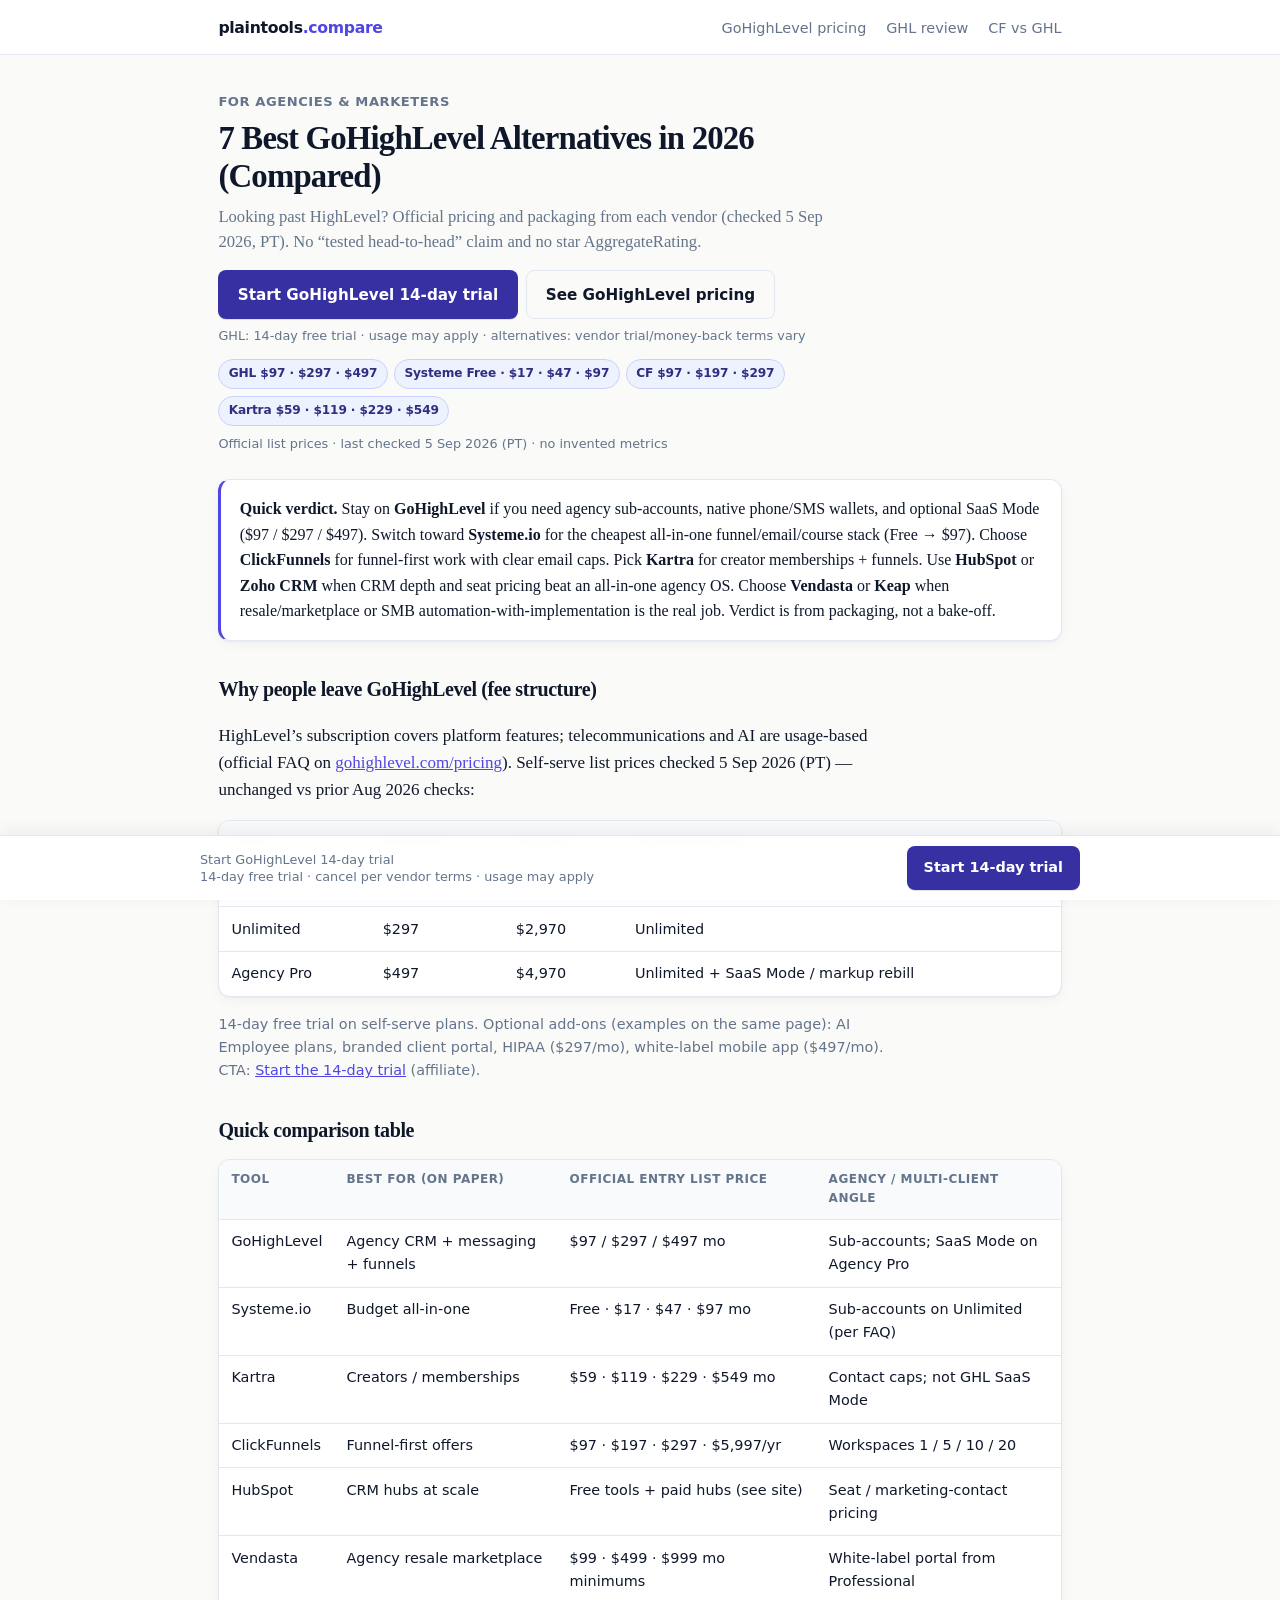
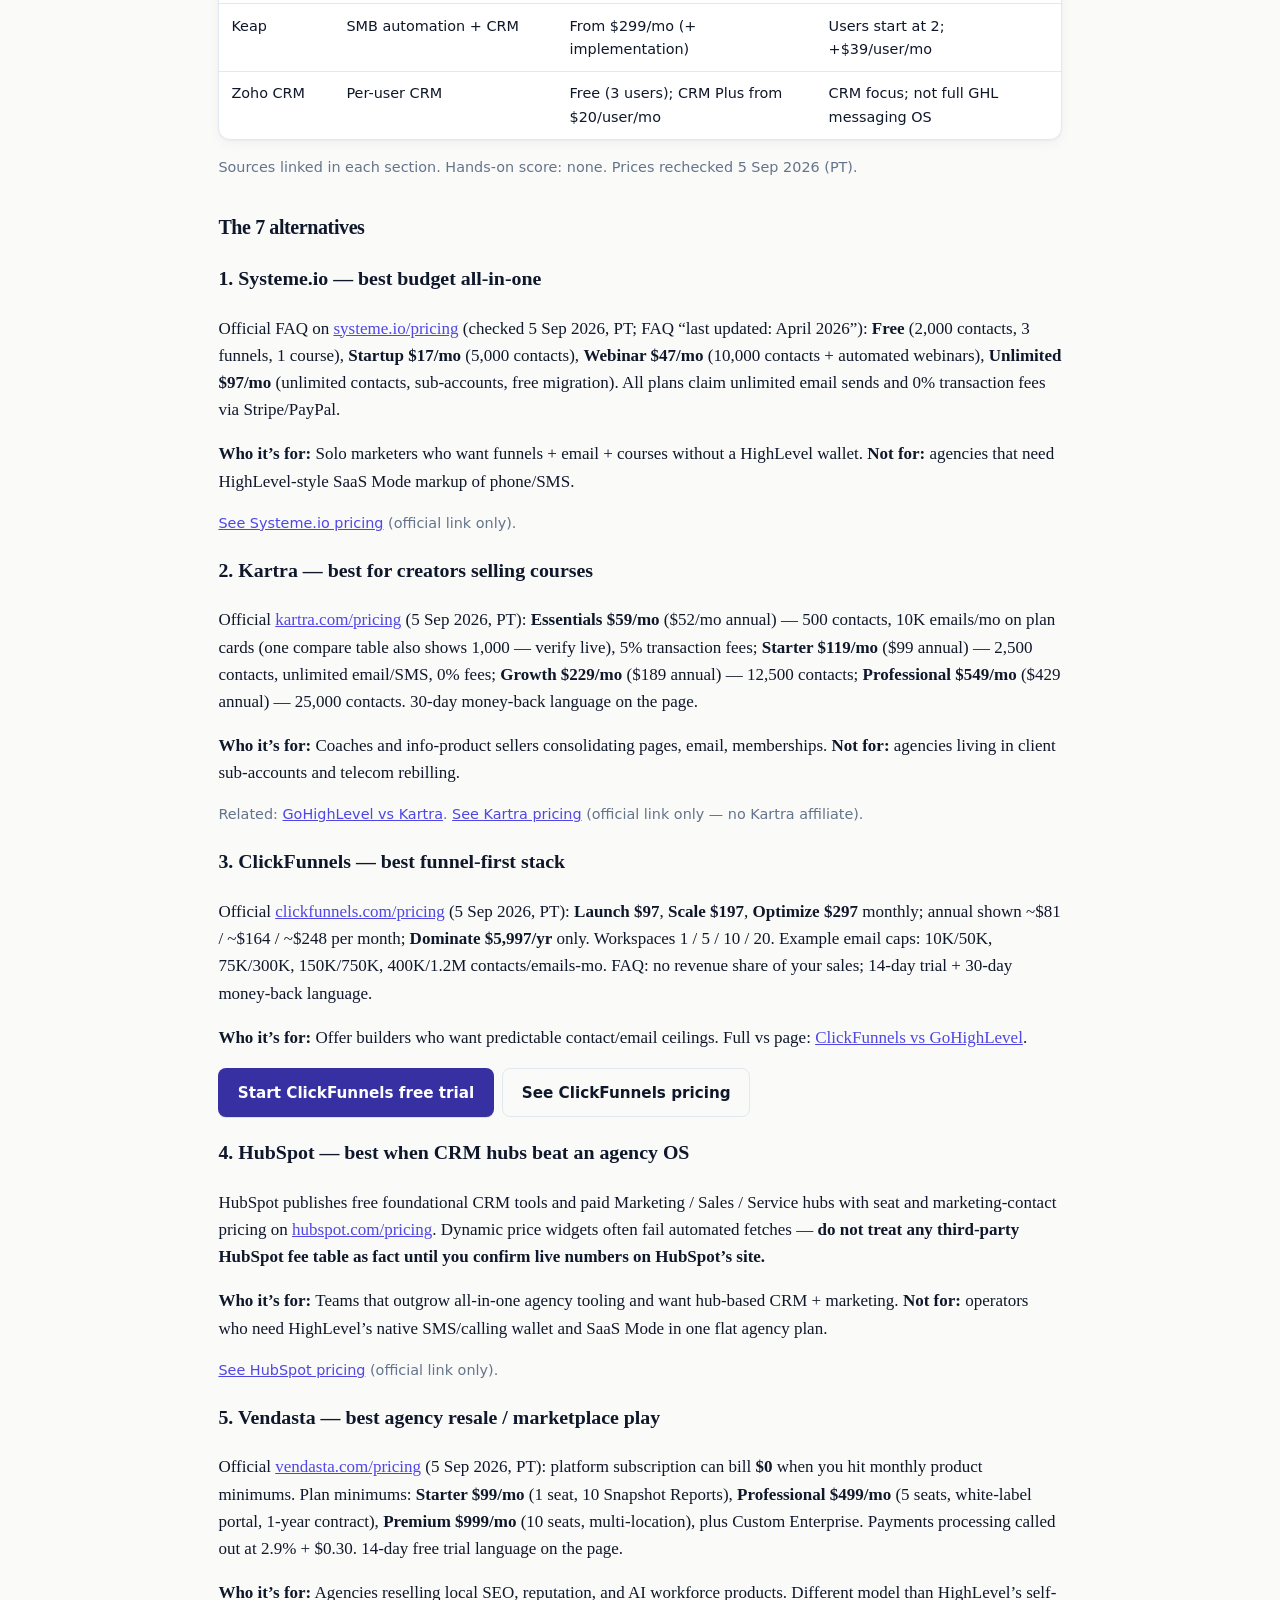
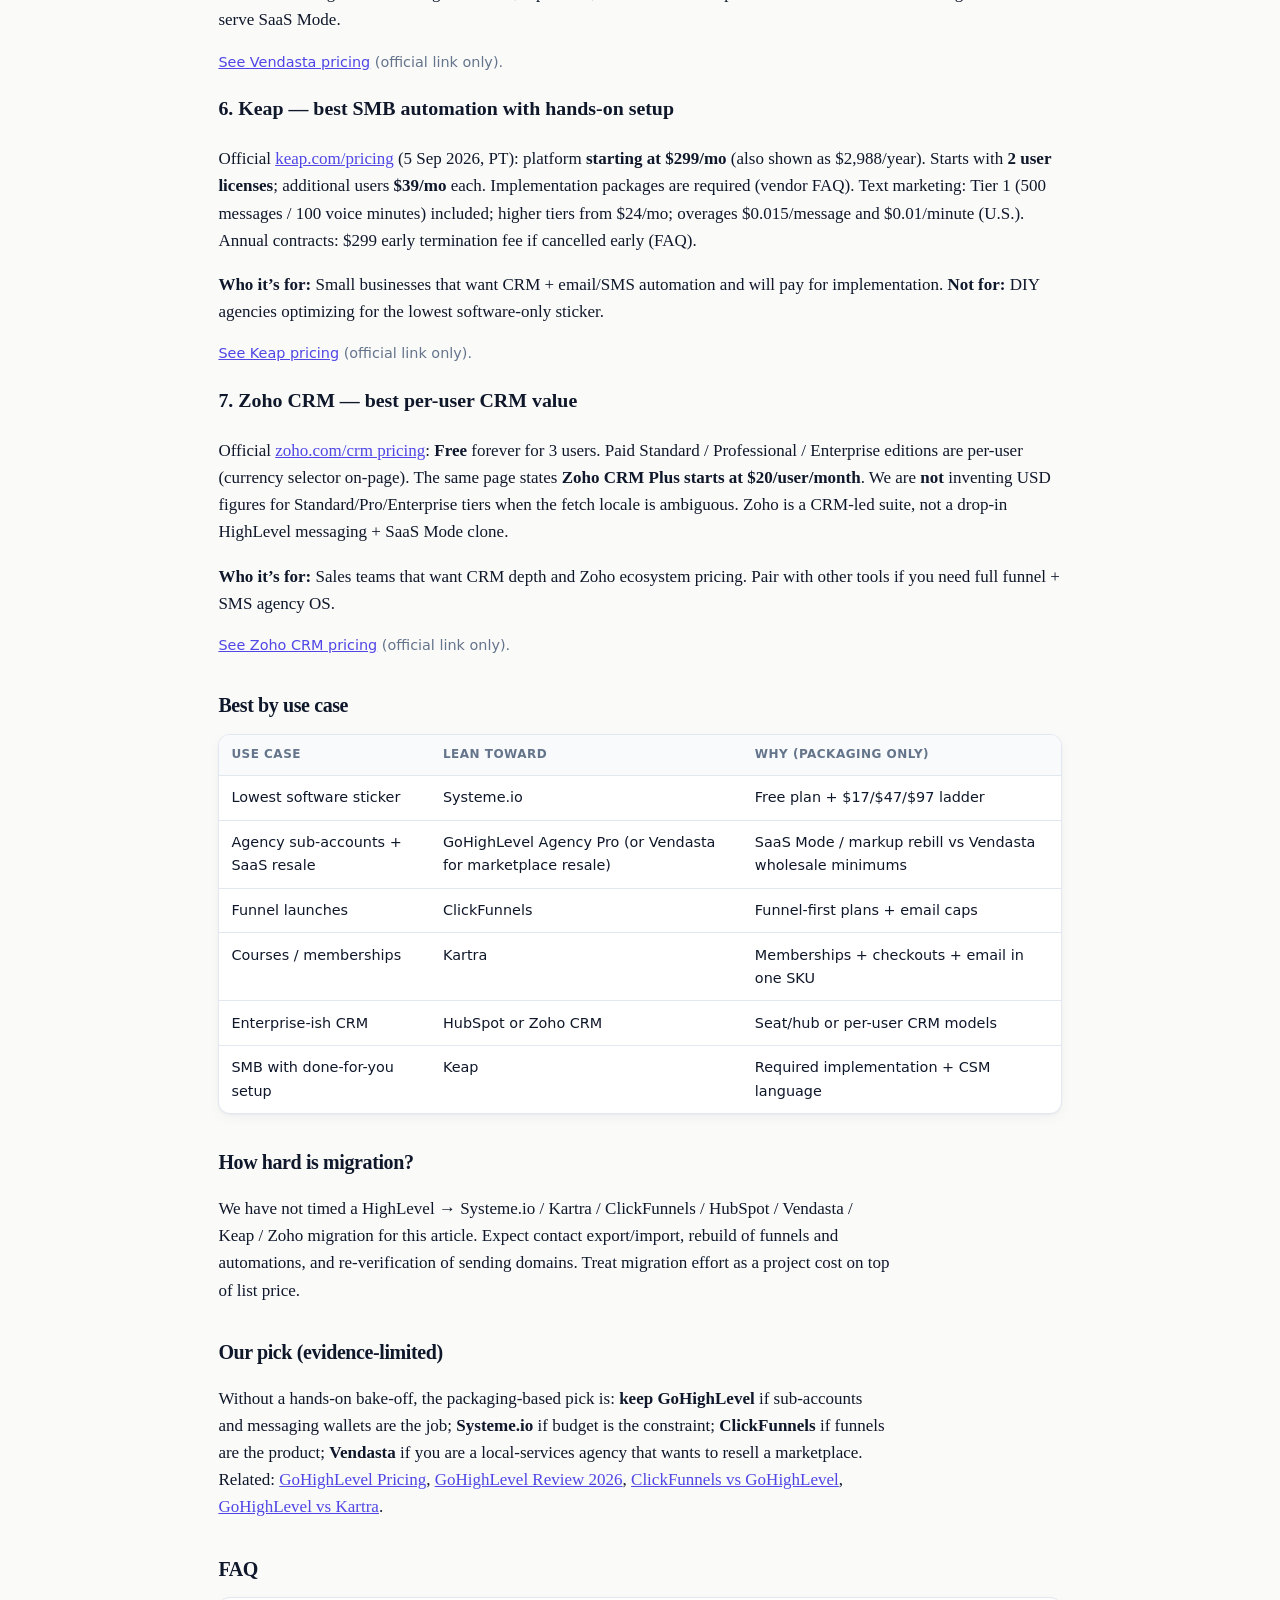
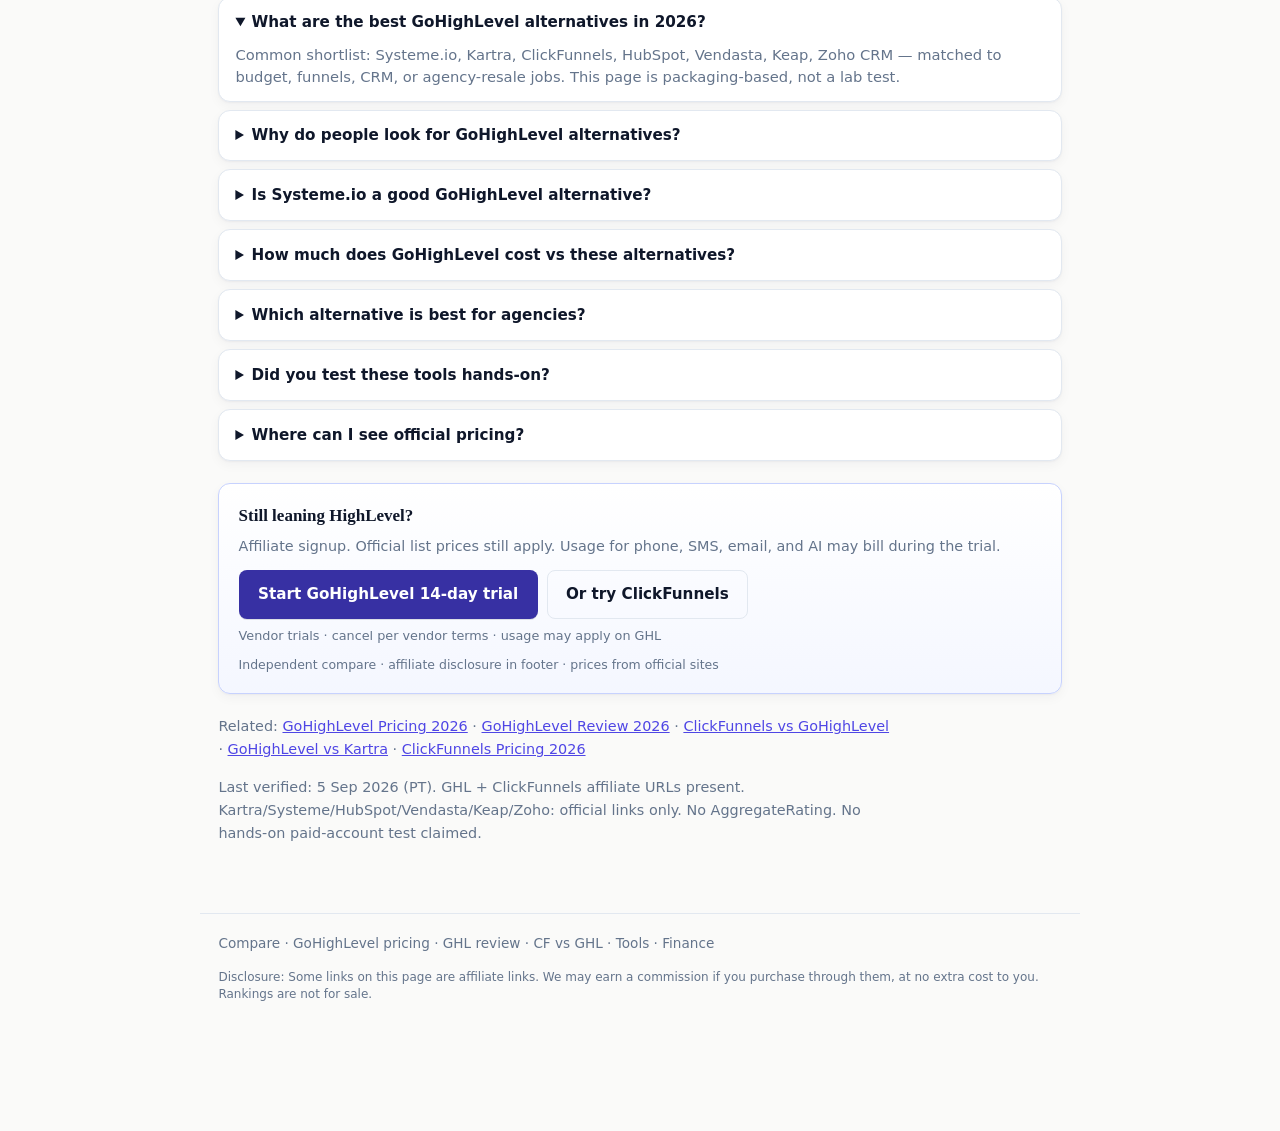
<file: gohighlevel-alternatives/index.html>
<!DOCTYPE html>
<html lang="en">
<head>
  <meta charset="utf-8">
  <meta name="viewport" content="width=device-width, initial-scale=1">
  <title>7 Best GoHighLevel Alternatives in 2026 (Compared)</title>
  <meta name="description" content="GoHighLevel alternatives in 2026: Systeme.io, Kartra, ClickFunnels, HubSpot, Vendasta, Keap, and Zoho CRM compared on official list prices, agency fit, and who each tool is for — no fake bake-off.">
  <link rel="canonical" href="https://compare.plaintools.vip/gohighlevel-alternatives/">
  <meta property="og:title" content="7 Best GoHighLevel Alternatives in 2026 (Compared)">
  <meta property="og:description" content="Systeme.io, Kartra, ClickFunnels, HubSpot, Vendasta, Keap, Zoho CRM vs GoHighLevel. Official list prices only — no fake tested bake-off.">
  <meta property="og:image" content="https://compare.plaintools.vip/assets/hero-compare.png">
  <meta property="og:url" content="https://compare.plaintools.vip/gohighlevel-alternatives/">
  <meta name="twitter:card" content="summary_large_image">
  <link rel="stylesheet" href="/assets/style.css">
  <script type="application/ld+json">
  {
    "@context": "https://schema.org",
    "@type": "FAQPage",
    "mainEntity": [
      {"@type":"Question","name":"What are the best GoHighLevel alternatives in 2026?","acceptedAnswer":{"@type":"Answer","text":"Common alternatives people evaluate are Systeme.io (budget all-in-one), Kartra (creator funnels + memberships), ClickFunnels (funnel-first), HubSpot (CRM hubs at scale), Vendasta (agency resale / marketplace), Keap (SMB automation + required implementation), and Zoho CRM (per-user CRM). This page compares official packaging, not a hands-on bake-off."}},
      {"@type":"Question","name":"Why do people look for GoHighLevel alternatives?","acceptedAnswer":{"@type":"Answer","text":"HighLevel’s self-serve plans start at $97 / $297 / $497 per month (checked 5 Sep 2026, PT), but phone, SMS, email, and AI usage bill separately. Agencies that do not need sub-accounts or SaaS Mode often compare cheaper funnel stacks or per-seat CRMs instead."}},
      {"@type":"Question","name":"Is Systeme.io a good GoHighLevel alternative?","acceptedAnswer":{"@type":"Answer","text":"On paper, yes for solo operators who want funnels, email, courses, and affiliates at low list price. Official FAQ pricing (systeme.io/pricing, checked 5 Sep 2026, PT): Free (2,000 contacts), Startup $17/mo, Webinar $47/mo, Unlimited $97/mo. It is not the same agency SaaS Mode / unlimited sub-account story as HighLevel Agency Pro."}},
      {"@type":"Question","name":"How much does GoHighLevel cost vs these alternatives?","acceptedAnswer":{"@type":"Answer","text":"GoHighLevel: Starter $97, Unlimited $297, Agency Pro $497 monthly ($970 / $2,970 / $4,970 annual). ClickFunnels: Launch $97, Scale $197, Optimize $297, Dominate $5,997/yr. Systeme.io: Free / $17 / $47 / $97. Kartra: Essentials $59, Starter $119, Growth $229, Professional $549 monthly. Keap: from $299/mo. Vendasta: Starter $99, Professional $499, Premium $999 monthly minimums. Zoho CRM Plus starts at $20/user/month. HubSpot paid hubs use seat and contact pricing that loads on hubspot.com/pricing."}},
      {"@type":"Question","name":"Which GoHighLevel alternative is best for agencies?","acceptedAnswer":{"@type":"Answer","text":"If the job is white-label client portals and reselling local marketing products, Vendasta’s channel-partner model is purpose-built (monthly product minimums). If the job is CRM + messaging + funnels with unlimited sub-accounts, HighLevel Unlimited/Agency Pro remains the closest match among this list. ClickFunnels scales workspaces, not the same SaaS Mode packaging."}},
      {"@type":"Question","name":"Did you test these tools hands-on?","acceptedAnswer":{"@type":"Answer","text":"No. This page uses official pricing pages and public feature packaging only. We do not claim timed migrations, deliverability scores, or AggregateRating."}},
      {"@type":"Question","name":"Where can I see official pricing for each tool?","acceptedAnswer":{"@type":"Answer","text":"GoHighLevel: gohighlevel.com/pricing. ClickFunnels: clickfunnels.com/pricing. Systeme.io: systeme.io/pricing. Kartra: kartra.com/pricing. HubSpot: hubspot.com/pricing. Vendasta: vendasta.com/pricing. Keap: keap.com/pricing. Zoho CRM: zoho.com/crm/zohocrm-pricing.html. Prices on this page were checked 5 Sep 2026 (PT)."}}
    ]
  }
  </script>
</head>
<body class="has-sticky">
  <div class="site-top">
    <div class="site-top-inner">
      <a class="brand" href="/">plaintools<span>.compare</span></a>
      <nav class="nav">
        <a href="/gohighlevel-pricing/">GoHighLevel pricing</a>
        <a href="/gohighlevel-review-2026/">GHL review</a>
        <a href="/clickfunnels-vs-gohighlevel/">CF vs GHL</a>
      </nav>
    </div>
  </div>

  <main>
    <section class="hero">
      <p class="kicker">For agencies &amp; marketers</p>
      <h1>7 Best GoHighLevel Alternatives in 2026 (Compared)</h1>
      <p class="lede">Looking past HighLevel? Official pricing and packaging from each vendor (checked 5 Sep 2026, PT). No “tested head-to-head” claim and no star AggregateRating.</p>
      <p class="hero-actions two-cta">
        <a class="btn" href="https://affiliate.gohighlevel.com?sref=jqwacfx" rel="nofollow sponsored">Start GoHighLevel 14-day trial</a>
        <a class="btn ghost" href="/gohighlevel-pricing/">See GoHighLevel pricing</a>
      </p>
      <p class="risk">GHL: 14-day free trial · usage may apply · alternatives: vendor trial/money-back terms vary</p>
      <div class="proof-strip" aria-label="Official list prices">
        <span class="chip">GHL $97 · $297 · $497</span>
        <span class="chip">Systeme Free · $17 · $47 · $97</span>
        <span class="chip">CF $97 · $197 · $297</span>
        <span class="chip">Kartra $59 · $119 · $229 · $549</span>
      </div>
      <p class="verified">Official list prices · last checked 5 Sep 2026 (PT) · no invented metrics</p>
    </section>

    <div class="verdict">
      <strong>Quick verdict.</strong> Stay on <strong>GoHighLevel</strong> if you need agency sub-accounts, native phone/SMS wallets, and optional SaaS Mode ($97 / $297 / $497). Switch toward <strong>Systeme.io</strong> for the cheapest all-in-one funnel/email/course stack (Free → $97). Choose <strong>ClickFunnels</strong> for funnel-first work with clear email caps. Pick <strong>Kartra</strong> for creator memberships + funnels. Use <strong>HubSpot</strong> or <strong>Zoho CRM</strong> when CRM depth and seat pricing beat an all-in-one agency OS. Choose <strong>Vendasta</strong> or <strong>Keap</strong> when resale/marketplace or SMB automation-with-implementation is the real job. Verdict is from packaging, not a bake-off.
    </div>

    <h2>Why people leave GoHighLevel (fee structure)</h2>
    <p>HighLevel’s subscription covers platform features; telecommunications and AI are usage-based (official FAQ on <a href="https://www.gohighlevel.com/pricing">gohighlevel.com/pricing</a>). Self-serve list prices checked 5 Sep 2026 (PT) — unchanged vs prior Aug 2026 checks:</p>
    <table>
      <thead><tr><th>Plan</th><th>Monthly</th><th>Annual</th><th>Sub-accounts</th></tr></thead>
      <tbody>
        <tr><td>Starter</td><td>$97</td><td>$970</td><td>3</td></tr>
        <tr><td>Unlimited</td><td>$297</td><td>$2,970</td><td>Unlimited</td></tr>
        <tr><td>Agency Pro</td><td>$497</td><td>$4,970</td><td>Unlimited + SaaS Mode / markup rebill</td></tr>
      </tbody>
    </table>
    <p class="note">14-day free trial on self-serve plans. Optional add-ons (examples on the same page): AI Employee plans, branded client portal, HIPAA ($297/mo), white-label mobile app ($497/mo). CTA: <a href="https://affiliate.gohighlevel.com?sref=jqwacfx" rel="nofollow sponsored">Start the 14-day trial</a> (affiliate).</p>

    <h2>Quick comparison table</h2>
    <table>
      <thead>
        <tr><th>Tool</th><th>Best for (on paper)</th><th>Official entry list price</th><th>Agency / multi-client angle</th></tr>
      </thead>
      <tbody>
        <tr><td>GoHighLevel</td><td>Agency CRM + messaging + funnels</td><td>$97 / $297 / $497 mo</td><td>Sub-accounts; SaaS Mode on Agency Pro</td></tr>
        <tr><td>Systeme.io</td><td>Budget all-in-one</td><td>Free · $17 · $47 · $97 mo</td><td>Sub-accounts on Unlimited (per FAQ)</td></tr>
        <tr><td>Kartra</td><td>Creators / memberships</td><td>$59 · $119 · $229 · $549 mo</td><td>Contact caps; not GHL SaaS Mode</td></tr>
        <tr><td>ClickFunnels</td><td>Funnel-first offers</td><td>$97 · $197 · $297 · $5,997/yr</td><td>Workspaces 1 / 5 / 10 / 20</td></tr>
        <tr><td>HubSpot</td><td>CRM hubs at scale</td><td>Free tools + paid hubs (see site)</td><td>Seat / marketing-contact pricing</td></tr>
        <tr><td>Vendasta</td><td>Agency resale marketplace</td><td>$99 · $499 · $999 mo minimums</td><td>White-label portal from Professional</td></tr>
        <tr><td>Keap</td><td>SMB automation + CRM</td><td>From $299/mo (+ implementation)</td><td>Users start at 2; +$39/user/mo</td></tr>
        <tr><td>Zoho CRM</td><td>Per-user CRM</td><td>Free (3 users); CRM Plus from $20/user/mo</td><td>CRM focus; not full GHL messaging OS</td></tr>
      </tbody>
    </table>
    <p class="note">Sources linked in each section. Hands-on score: none. Prices rechecked 5 Sep 2026 (PT).</p>

    <h2>The 7 alternatives</h2>

    <div class="alt" id="systemeio">
      <h3>1. Systeme.io — best budget all-in-one</h3>
      <p>Official FAQ on <a href="https://systeme.io/pricing" rel="nofollow">systeme.io/pricing</a> (checked 5 Sep 2026, PT; FAQ “last updated: April 2026”): <strong>Free</strong> (2,000 contacts, 3 funnels, 1 course), <strong>Startup $17/mo</strong> (5,000 contacts), <strong>Webinar $47/mo</strong> (10,000 contacts + automated webinars), <strong>Unlimited $97/mo</strong> (unlimited contacts, sub-accounts, free migration). All plans claim unlimited email sends and 0% transaction fees via Stripe/PayPal.</p>
      <p><strong>Who it’s for:</strong> Solo marketers who want funnels + email + courses without a HighLevel wallet. <strong>Not for:</strong> agencies that need HighLevel-style SaaS Mode markup of phone/SMS.</p>
      <p class="note"><a href="https://systeme.io/pricing" rel="nofollow">See Systeme.io pricing</a> (official link only).</p>
    </div>

    <div class="alt" id="kartra">
      <h3>2. Kartra — best for creators selling courses</h3>
      <p>Official <a href="https://kartra.com/pricing" rel="nofollow">kartra.com/pricing</a> (5 Sep 2026, PT): <strong>Essentials $59/mo</strong> ($52/mo annual) — 500 contacts, 10K emails/mo on plan cards (one compare table also shows 1,000 — verify live), 5% transaction fees; <strong>Starter $119/mo</strong> ($99 annual) — 2,500 contacts, unlimited email/SMS, 0% fees; <strong>Growth $229/mo</strong> ($189 annual) — 12,500 contacts; <strong>Professional $549/mo</strong> ($429 annual) — 25,000 contacts. 30-day money-back language on the page.</p>
      <p><strong>Who it’s for:</strong> Coaches and info-product sellers consolidating pages, email, memberships. <strong>Not for:</strong> agencies living in client sub-accounts and telecom rebilling.</p>
      <p class="note">Related: <a href="/gohighlevel-vs-kartra/">GoHighLevel vs Kartra</a>. <a href="https://kartra.com/pricing" rel="nofollow">See Kartra pricing</a> (official link only — no Kartra affiliate).</p>
    </div>

    <div class="alt" id="clickfunnels">
      <h3>3. ClickFunnels — best funnel-first stack</h3>
      <p>Official <a href="https://www.clickfunnels.com/pricing">clickfunnels.com/pricing</a> (5 Sep 2026, PT): <strong>Launch $97</strong>, <strong>Scale $197</strong>, <strong>Optimize $297</strong> monthly; annual shown ~$81 / ~$164 / ~$248 per month; <strong>Dominate $5,997/yr</strong> only. Workspaces 1 / 5 / 10 / 20. Example email caps: 10K/50K, 75K/300K, 150K/750K, 400K/1.2M contacts/emails-mo. FAQ: no revenue share of your sales; 14-day trial + 30-day money-back language.</p>
      <p><strong>Who it’s for:</strong> Offer builders who want predictable contact/email ceilings. Full vs page: <a href="/clickfunnels-vs-gohighlevel/">ClickFunnels vs GoHighLevel</a>.</p>
      <p class="hero-actions" style="margin-top:.6rem">
        <a class="btn" href="https://www.clickfunnels.com/signup-flow?aff=bf96141478cfc033c8179efd6bf3f3d384db210171d6fb44ef1d8bd77765ce35" rel="nofollow sponsored">Start ClickFunnels free trial</a>
        <a class="btn ghost" href="/clickfunnels-pricing/">See ClickFunnels pricing</a>
      </p>
    </div>

    <div class="alt" id="hubspot">
      <h3>4. HubSpot — best when CRM hubs beat an agency OS</h3>
      <p>HubSpot publishes free foundational CRM tools and paid Marketing / Sales / Service hubs with seat and marketing-contact pricing on <a href="https://www.hubspot.com/pricing" rel="nofollow">hubspot.com/pricing</a>. Dynamic price widgets often fail automated fetches — <strong>do not treat any third-party HubSpot fee table as fact until you confirm live numbers on HubSpot’s site.</strong></p>
      <p><strong>Who it’s for:</strong> Teams that outgrow all-in-one agency tooling and want hub-based CRM + marketing. <strong>Not for:</strong> operators who need HighLevel’s native SMS/calling wallet and SaaS Mode in one flat agency plan.</p>
      <p class="note"><a href="https://www.hubspot.com/pricing" rel="nofollow">See HubSpot pricing</a> (official link only).</p>
    </div>

    <div class="alt" id="vendasta">
      <h3>5. Vendasta — best agency resale / marketplace play</h3>
      <p>Official <a href="https://www.vendasta.com/pricing/" rel="nofollow">vendasta.com/pricing</a> (5 Sep 2026, PT): platform subscription can bill <strong>$0</strong> when you hit monthly product minimums. Plan minimums: <strong>Starter $99/mo</strong> (1 seat, 10 Snapshot Reports), <strong>Professional $499/mo</strong> (5 seats, white-label portal, 1-year contract), <strong>Premium $999/mo</strong> (10 seats, multi-location), plus Custom Enterprise. Payments processing called out at 2.9% + $0.30. 14-day free trial language on the page.</p>
      <p><strong>Who it’s for:</strong> Agencies reselling local SEO, reputation, and AI workforce products. Different model than HighLevel’s self-serve SaaS Mode.</p>
      <p class="note"><a href="https://www.vendasta.com/pricing/" rel="nofollow">See Vendasta pricing</a> (official link only).</p>
    </div>

    <div class="alt" id="keap">
      <h3>6. Keap — best SMB automation with hands-on setup</h3>
      <p>Official <a href="https://keap.com/pricing" rel="nofollow">keap.com/pricing</a> (5 Sep 2026, PT): platform <strong>starting at $299/mo</strong> (also shown as $2,988/year). Starts with <strong>2 user licenses</strong>; additional users <strong>$39/mo</strong> each. Implementation packages are required (vendor FAQ). Text marketing: Tier 1 (500 messages / 100 voice minutes) included; higher tiers from $24/mo; overages $0.015/message and $0.01/minute (U.S.). Annual contracts: $299 early termination fee if cancelled early (FAQ).</p>
      <p><strong>Who it’s for:</strong> Small businesses that want CRM + email/SMS automation and will pay for implementation. <strong>Not for:</strong> DIY agencies optimizing for the lowest software-only sticker.</p>
      <p class="note"><a href="https://keap.com/pricing" rel="nofollow">See Keap pricing</a> (official link only).</p>
    </div>

    <div class="alt" id="zoho">
      <h3>7. Zoho CRM — best per-user CRM value</h3>
      <p>Official <a href="https://www.zoho.com/crm/zohocrm-pricing.html" rel="nofollow">zoho.com/crm pricing</a>: <strong>Free</strong> forever for 3 users. Paid Standard / Professional / Enterprise editions are per-user (currency selector on-page). The same page states <strong>Zoho CRM Plus starts at $20/user/month</strong>. We are <strong>not</strong> inventing USD figures for Standard/Pro/Enterprise tiers when the fetch locale is ambiguous. Zoho is a CRM-led suite, not a drop-in HighLevel messaging + SaaS Mode clone.</p>
      <p><strong>Who it’s for:</strong> Sales teams that want CRM depth and Zoho ecosystem pricing. Pair with other tools if you need full funnel + SMS agency OS.</p>
      <p class="note"><a href="https://www.zoho.com/crm/zohocrm-pricing.html" rel="nofollow">See Zoho CRM pricing</a> (official link only).</p>
    </div>

    <h2>Best by use case</h2>
    <table>
      <thead><tr><th>Use case</th><th>Lean toward</th><th>Why (packaging only)</th></tr></thead>
      <tbody>
        <tr><td>Lowest software sticker</td><td>Systeme.io</td><td>Free plan + $17/$47/$97 ladder</td></tr>
        <tr><td>Agency sub-accounts + SaaS resale</td><td>GoHighLevel Agency Pro (or Vendasta for marketplace resale)</td><td>SaaS Mode / markup rebill vs Vendasta wholesale minimums</td></tr>
        <tr><td>Funnel launches</td><td>ClickFunnels</td><td>Funnel-first plans + email caps</td></tr>
        <tr><td>Courses / memberships</td><td>Kartra</td><td>Memberships + checkouts + email in one SKU</td></tr>
        <tr><td>Enterprise-ish CRM</td><td>HubSpot or Zoho CRM</td><td>Seat/hub or per-user CRM models</td></tr>
        <tr><td>SMB with done-for-you setup</td><td>Keap</td><td>Required implementation + CSM language</td></tr>
      </tbody>
    </table>

    <h2>How hard is migration?</h2>
    <p>We have not timed a HighLevel → Systeme.io / Kartra / ClickFunnels / HubSpot / Vendasta / Keap / Zoho migration for this article. Expect contact export/import, rebuild of funnels and automations, and re-verification of sending domains. Treat migration effort as a project cost on top of list price.</p>

    <h2>Our pick (evidence-limited)</h2>
    <p>Without a hands-on bake-off, the packaging-based pick is: <strong>keep GoHighLevel</strong> if sub-accounts and messaging wallets are the job; <strong>Systeme.io</strong> if budget is the constraint; <strong>ClickFunnels</strong> if funnels are the product; <strong>Vendasta</strong> if you are a local-services agency that wants to resell a marketplace. Related: <a href="/gohighlevel-pricing/">GoHighLevel Pricing</a>, <a href="/gohighlevel-review-2026/">GoHighLevel Review 2026</a>, <a href="/clickfunnels-vs-gohighlevel/">ClickFunnels vs GoHighLevel</a>, <a href="/gohighlevel-vs-kartra/">GoHighLevel vs Kartra</a>.</p>

    <h2>FAQ</h2>
    <details class="faq" open><summary>What are the best GoHighLevel alternatives in 2026?</summary><p>Common shortlist: Systeme.io, Kartra, ClickFunnels, HubSpot, Vendasta, Keap, Zoho CRM — matched to budget, funnels, CRM, or agency-resale jobs. This page is packaging-based, not a lab test.</p></details>
    <details class="faq"><summary>Why do people look for GoHighLevel alternatives?</summary><p>Base plans are $97/$297/$497, but phone/SMS/email/AI usage is extra. Teams that do not need agency SaaS Mode often price-shop funnel or CRM stacks.</p></details>
    <details class="faq"><summary>Is Systeme.io a good GoHighLevel alternative?</summary><p>For solo/all-in-one on a budget, yes on paper (Free → $97). It is not the same unlimited-sub-account SaaS Mode product as HighLevel Agency Pro.</p></details>
    <details class="faq"><summary>How much does GoHighLevel cost vs these alternatives?</summary><p>See the quick comparison table and official links above. Prices checked 5 Sep 2026 (PT).</p></details>
    <details class="faq"><summary>Which alternative is best for agencies?</summary><p>Vendasta for marketplace resale; HighLevel itself for CRM + messaging + SaaS Mode; ClickFunnels if the agency is funnel-centric.</p></details>
    <details class="faq"><summary>Did you test these tools hands-on?</summary><p>No. No AggregateRating. Official pages only.</p></details>
    <details class="faq"><summary>Where can I see official pricing?</summary><p>Links in each section; all checked 5 Sep 2026 (PT).</p></details>

    <div class="cta final">
      <strong>Still leaning HighLevel?</strong>
      <p class="note">Affiliate signup. Official list prices still apply. Usage for phone, SMS, email, and AI may bill during the trial.</p>
      <p class="hero-actions">
        <a class="btn" href="https://affiliate.gohighlevel.com?sref=jqwacfx" rel="nofollow sponsored">Start GoHighLevel 14-day trial</a>
        <a class="btn ghost" href="https://www.clickfunnels.com/signup-flow?aff=bf96141478cfc033c8179efd6bf3f3d384db210171d6fb44ef1d8bd77765ce35" rel="nofollow sponsored">Or try ClickFunnels</a>
      </p>
      <p class="risk">Vendor trials · cancel per vendor terms · usage may apply on GHL</p>
      <p class="trust-line">Independent compare · affiliate disclosure in footer · prices from official sites</p>
    </div>

    <p class="note">Related: <a href="/gohighlevel-pricing/">GoHighLevel Pricing 2026</a> · <a href="/gohighlevel-review-2026/">GoHighLevel Review 2026</a> · <a href="/clickfunnels-vs-gohighlevel/">ClickFunnels vs GoHighLevel</a> · <a href="/gohighlevel-vs-kartra/">GoHighLevel vs Kartra</a> · <a href="/clickfunnels-pricing/">ClickFunnels Pricing 2026</a></p>
    <p class="note">Last verified: 5 Sep 2026 (PT). GHL + ClickFunnels affiliate URLs present. Kartra/Systeme/HubSpot/Vendasta/Keap/Zoho: official links only. No AggregateRating. No hands-on paid-account test claimed.</p>
  </main>
  <footer>
    <a href="/">Compare</a> · <a href="/gohighlevel-pricing/">GoHighLevel pricing</a> · <a href="/gohighlevel-review-2026/">GHL review</a> · <a href="/clickfunnels-vs-gohighlevel/">CF vs GHL</a> · <a href="https://plaintools.vip/">Tools</a> · <a href="https://finance.plaintools.vip/">Finance</a>
    <p class="disclosure">Disclosure: Some links on this page are affiliate links. We may earn a commission if you purchase through them, at no extra cost to you. Rankings are not for sale.</p>
  </footer>
  <div class="sticky-cta">
    <div class="sticky-cta-inner">
      <p>Start GoHighLevel 14-day trial<br>14-day free trial · cancel per vendor terms · usage may apply</p>
      <a class="btn" href="https://affiliate.gohighlevel.com?sref=jqwacfx" rel="nofollow sponsored">Start 14-day trial</a>
    </div>
  </div>
</body>
</html>
</file>
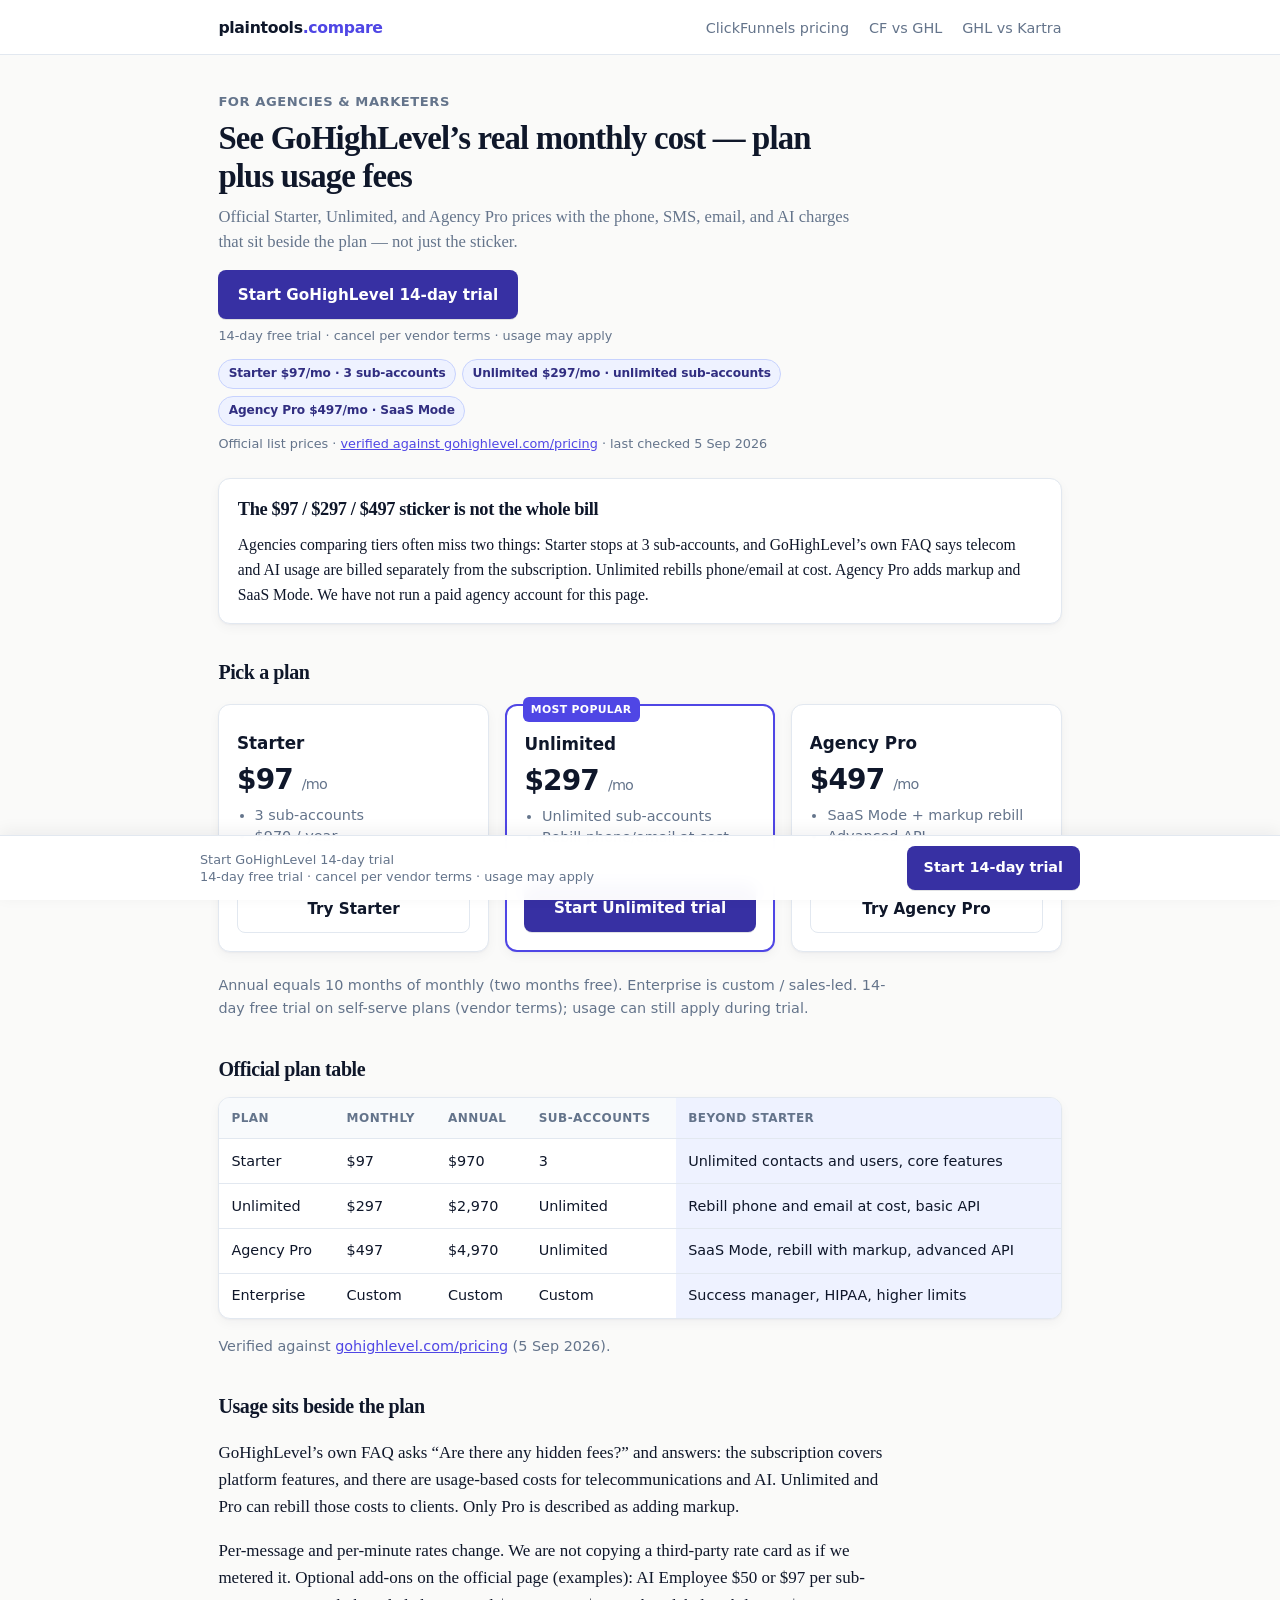
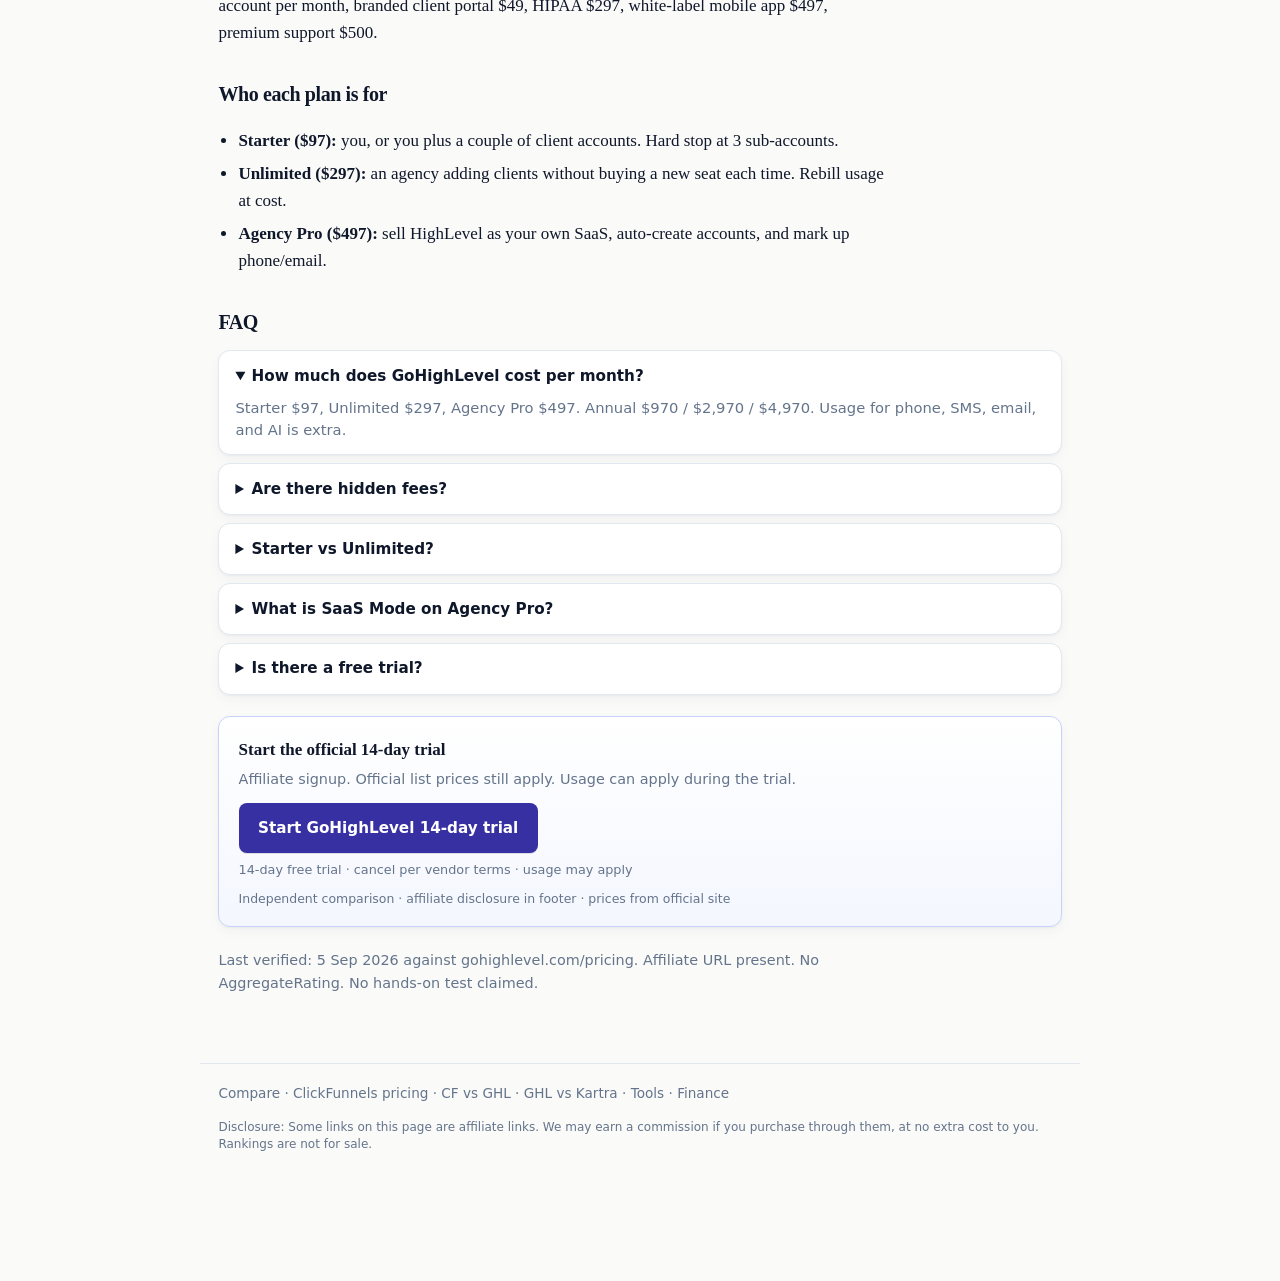
<file: gohighlevel-pricing/index.html>
<!DOCTYPE html>
<html lang="en">
<head>
  <meta charset="utf-8">
  <meta name="viewport" content="width=device-width, initial-scale=1">
  <title>GoHighLevel Pricing 2026: Real Monthly Cost + Fees</title>
  <meta name="description" content="GoHighLevel plans are $97, $297, and $497 a month. Usage fees for SMS, calls, email, and AI sit on top. Official 2026 plan table and real-cost notes.">
  <link rel="canonical" href="https://compare.plaintools.vip/gohighlevel-pricing/">
  <meta property="og:title" content="GoHighLevel Pricing 2026: Real Monthly Cost + Fees">
  <meta property="og:description" content="Starter $97, Unlimited $297, Agency Pro $497. Usage fees sit beside the plan. Clear affiliate disclosure.">
  <meta property="og:image" content="https://compare.plaintools.vip/assets/og-gohighlevel-pricing.png">
  <meta property="og:url" content="https://compare.plaintools.vip/gohighlevel-pricing/">
  <meta name="twitter:card" content="summary_large_image">
  <link rel="stylesheet" href="/assets/style.css">
  <script type="application/ld+json">
  {"@context":"https://schema.org","@type":"FAQPage","mainEntity":[
    {"@type":"Question","name":"How much does GoHighLevel cost per month?","acceptedAnswer":{"@type":"Answer","text":"Official self-serve plans in 2026 are Starter $97/month, Unlimited $297/month, and Agency Pro $497/month. Annual billing is $970, $2,970, and $4,970. Usage for phone, SMS, email, and AI is extra."}},
    {"@type":"Question","name":"Are there hidden fees?","acceptedAnswer":{"@type":"Answer","text":"GoHighLevel says the subscription covers platform features, and usage-based costs apply for telecommunications and AI. Those usage charges are billed separately from the $97/$297/$497 plan price."}},
    {"@type":"Question","name":"What is the difference between Starter and Unlimited?","acceptedAnswer":{"@type":"Answer","text":"Starter includes 3 sub-accounts. Unlimited includes unlimited sub-accounts, rebill of phone and email with no markup, and basic API access."}},
    {"@type":"Question","name":"What is SaaS Mode on Agency Pro?","acceptedAnswer":{"@type":"Answer","text":"Agency Pro at $497/month adds SaaS Mode, automated sub-account creation, rebill of phone and email with markup, user/agent reporting, and advanced API access."}},
    {"@type":"Question","name":"Is there a free trial?","acceptedAnswer":{"@type":"Answer","text":"Yes. GoHighLevel offers a 14-day free trial on the self-serve plans. Billing starts after the trial unless you cancel. Usage fees can apply during the trial."}}
  ]}
  </script>
</head>
<body class="has-sticky">
  <div class="site-top">
    <div class="site-top-inner">
      <a class="brand" href="/">plaintools<span>.compare</span></a>
      <nav class="nav">
        <a href="/clickfunnels-pricing/">ClickFunnels pricing</a>
        <a href="/clickfunnels-vs-gohighlevel/">CF vs GHL</a>
        <a href="/gohighlevel-vs-kartra/">GHL vs Kartra</a>
      </nav>
    </div>
  </div>

  <main>
    <section class="hero">
      <p class="kicker">For agencies &amp; marketers</p>
      <h1>See GoHighLevel’s real monthly cost — plan plus usage fees</h1>
      <p class="lede">Official Starter, Unlimited, and Agency Pro prices with the phone, SMS, email, and AI charges that sit beside the plan — not just the sticker.</p>
      <p class="hero-actions">
        <a class="btn" href="https://affiliate.gohighlevel.com?sref=jqwacfx" rel="nofollow sponsored">Start GoHighLevel 14-day trial</a>
      </p>
      <p class="risk">14-day free trial · cancel per vendor terms · usage may apply</p>
      <div class="proof-strip" aria-label="Official GoHighLevel list prices">
        <span class="chip">Starter $97/mo · 3 sub-accounts</span>
        <span class="chip">Unlimited $297/mo · unlimited sub-accounts</span>
        <span class="chip">Agency Pro $497/mo · SaaS Mode</span>
      </div>
      <p class="verified">Official list prices · <a href="https://www.gohighlevel.com/pricing">verified against gohighlevel.com/pricing</a> · last checked 5 Sep 2026</p>
    </section>

    <section class="problem">
      <h2>The $97 / $297 / $497 sticker is not the whole bill</h2>
      <p>Agencies comparing tiers often miss two things: Starter stops at 3 sub-accounts, and GoHighLevel’s own FAQ says telecom and AI usage are billed separately from the subscription. Unlimited rebills phone/email at cost. Agency Pro adds markup and SaaS Mode. We have not run a paid agency account for this page.</p>
    </section>

    <h2>Pick a plan</h2>
    <div class="plans">
      <article class="plan">
        <h3>Starter</h3>
        <div class="price">$97 <small>/mo</small></div>
        <ul>
          <li>3 sub-accounts</li>
          <li>$970 / year</li>
          <li>Core platform features</li>
        </ul>
        <a class="btn ghost" href="https://affiliate.gohighlevel.com?sref=jqwacfx" rel="nofollow sponsored">Try Starter</a>
      </article>
      <article class="plan featured">
        <div class="badge">Most popular</div>
        <h3>Unlimited</h3>
        <div class="price">$297 <small>/mo</small></div>
        <ul>
          <li>Unlimited sub-accounts</li>
          <li>Rebill phone/email at cost</li>
          <li>Basic API · $2,970 / year</li>
        </ul>
        <a class="btn" href="https://affiliate.gohighlevel.com?sref=jqwacfx" rel="nofollow sponsored">Start Unlimited trial</a>
      </article>
      <article class="plan">
        <h3>Agency Pro</h3>
        <div class="price">$497 <small>/mo</small></div>
        <ul>
          <li>SaaS Mode + markup rebill</li>
          <li>Advanced API</li>
          <li>$4,970 / year</li>
        </ul>
        <a class="btn ghost" href="https://affiliate.gohighlevel.com?sref=jqwacfx" rel="nofollow sponsored">Try Agency Pro</a>
      </article>
    </div>
    <p class="note">Annual equals 10 months of monthly (two months free). Enterprise is custom / sales-led. 14-day free trial on self-serve plans (vendor terms); usage can still apply during trial.</p>

    <h2>Official plan table</h2>
    <table>
      <thead><tr><th>Plan</th><th>Monthly</th><th>Annual</th><th>Sub-accounts</th><th class="hl">Beyond Starter</th></tr></thead>
      <tbody>
        <tr><td>Starter</td><td>$97</td><td>$970</td><td>3</td><td class="hl">Unlimited contacts and users, core features</td></tr>
        <tr><td>Unlimited</td><td>$297</td><td>$2,970</td><td>Unlimited</td><td class="hl">Rebill phone and email at cost, basic API</td></tr>
        <tr><td>Agency Pro</td><td>$497</td><td>$4,970</td><td>Unlimited</td><td class="hl">SaaS Mode, rebill with markup, advanced API</td></tr>
        <tr><td>Enterprise</td><td>Custom</td><td>Custom</td><td>Custom</td><td class="hl">Success manager, HIPAA, higher limits</td></tr>
      </tbody>
    </table>
    <p class="note">Verified against <a href="https://www.gohighlevel.com/pricing">gohighlevel.com/pricing</a> (5 Sep 2026).</p>

    <h2>Usage sits beside the plan</h2>
    <p>GoHighLevel’s own FAQ asks “Are there any hidden fees?” and answers: the subscription covers platform features, and there are usage-based costs for telecommunications and AI. Unlimited and Pro can rebill those costs to clients. Only Pro is described as adding markup.</p>
    <p>Per-message and per-minute rates change. We are not copying a third-party rate card as if we metered it. Optional add-ons on the official page (examples): AI Employee $50 or $97 per sub-account per month, branded client portal $49, HIPAA $297, white-label mobile app $497, premium support $500.</p>

    <h2>Who each plan is for</h2>
    <ul>
      <li><strong>Starter ($97):</strong> you, or you plus a couple of client accounts. Hard stop at 3 sub-accounts.</li>
      <li><strong>Unlimited ($297):</strong> an agency adding clients without buying a new seat each time. Rebill usage at cost.</li>
      <li><strong>Agency Pro ($497):</strong> sell HighLevel as your own SaaS, auto-create accounts, and mark up phone/email.</li>
    </ul>

    <h2>FAQ</h2>
    <details class="faq" open><summary>How much does GoHighLevel cost per month?</summary><p>Starter $97, Unlimited $297, Agency Pro $497. Annual $970 / $2,970 / $4,970. Usage for phone, SMS, email, and AI is extra.</p></details>
    <details class="faq"><summary>Are there hidden fees?</summary><p>Subscription covers platform features; telecom and AI usage are billed separately.</p></details>
    <details class="faq"><summary>Starter vs Unlimited?</summary><p>Starter: 3 sub-accounts. Unlimited: unlimited sub-accounts, rebill at cost, basic API.</p></details>
    <details class="faq"><summary>What is SaaS Mode on Agency Pro?</summary><p>Auto sub-account creation, rebill with markup, user/agent reporting, advanced API.</p></details>
    <details class="faq"><summary>Is there a free trial?</summary><p>Yes — 14-day free trial on self-serve plans. Billing starts after the trial unless you cancel. Usage fees can apply during the trial.</p></details>

    <div class="cta final">
      <strong>Start the official 14-day trial</strong>
      <p class="note">Affiliate signup. Official list prices still apply. Usage can apply during the trial.</p>
      <a class="btn" href="https://affiliate.gohighlevel.com?sref=jqwacfx" rel="nofollow sponsored">Start GoHighLevel 14-day trial</a>
      <p class="risk">14-day free trial · cancel per vendor terms · usage may apply</p>
      <p class="trust-line">Independent comparison · affiliate disclosure in footer · prices from official site</p>
    </div>

    <p class="note">Last verified: 5 Sep 2026 against gohighlevel.com/pricing. Affiliate URL present. No AggregateRating. No hands-on test claimed.</p>
  </main>
  <footer>
    <a href="/">Compare</a> · <a href="/clickfunnels-pricing/">ClickFunnels pricing</a> · <a href="/clickfunnels-vs-gohighlevel/">CF vs GHL</a> · <a href="/gohighlevel-vs-kartra/">GHL vs Kartra</a> · <a href="https://plaintools.vip/">Tools</a> · <a href="https://finance.plaintools.vip/">Finance</a>
      <p class="disclosure">Disclosure: Some links on this page are affiliate links. We may earn a commission if you purchase through them, at no extra cost to you. Rankings are not for sale.</p>
  </footer>
  <div class="sticky-cta">
    <div class="sticky-cta-inner">
      <p>Start GoHighLevel 14-day trial<br>14-day free trial · cancel per vendor terms · usage may apply</p>
      <a class="btn" href="https://affiliate.gohighlevel.com?sref=jqwacfx" rel="nofollow sponsored">Start 14-day trial</a>
    </div>
  </div>
</body>
</html>
</file>
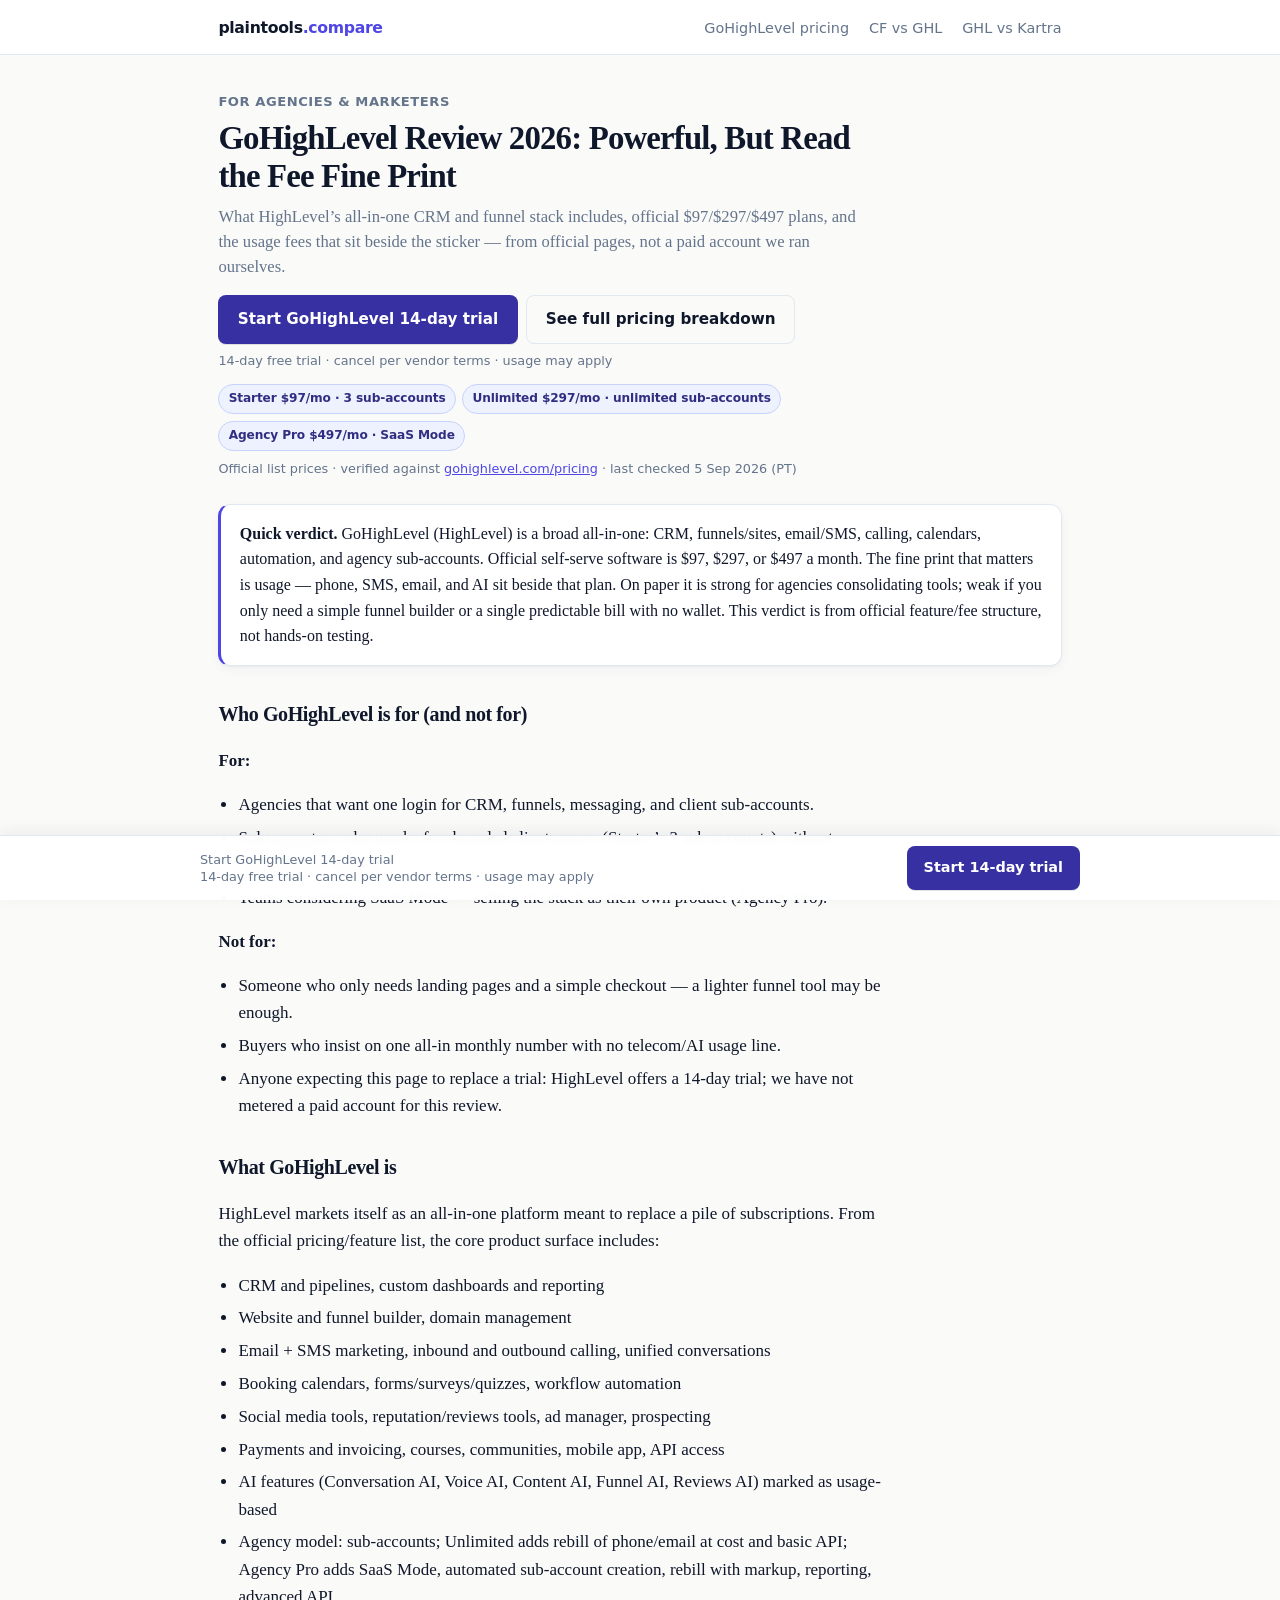
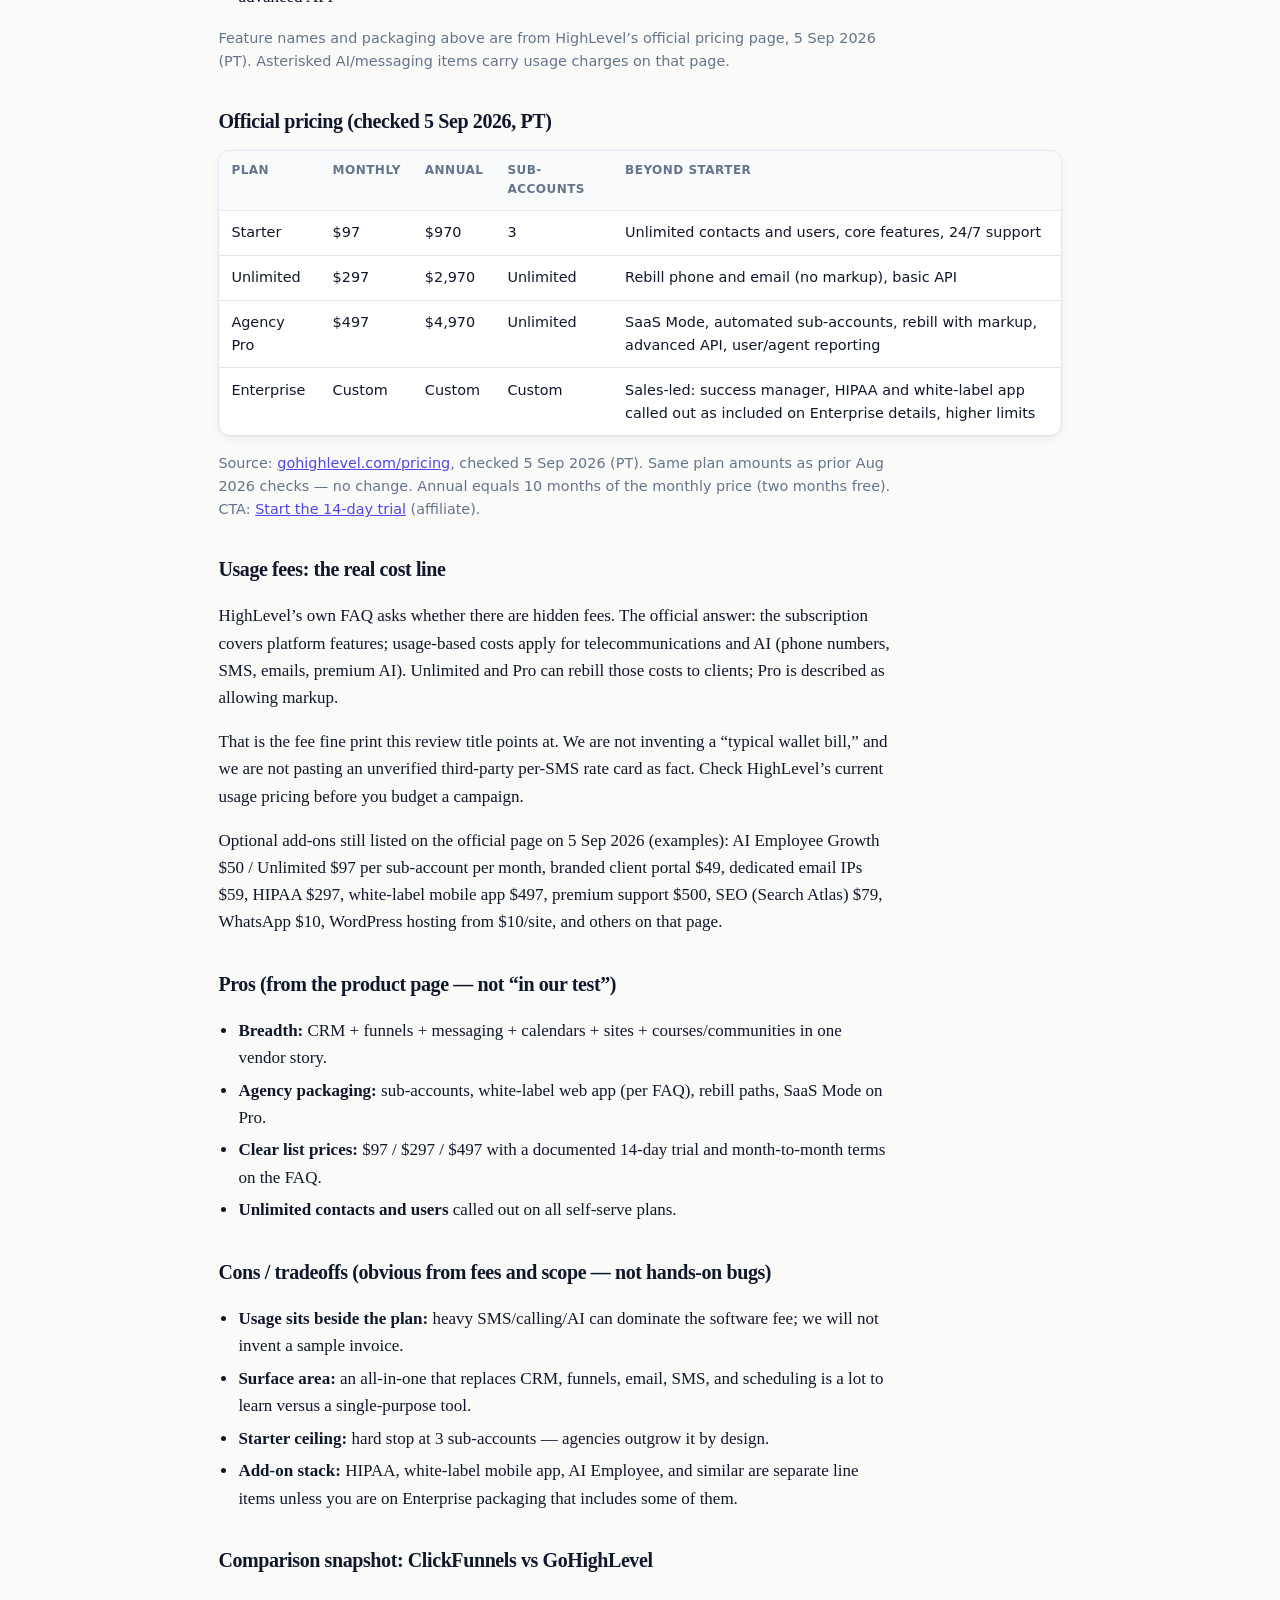
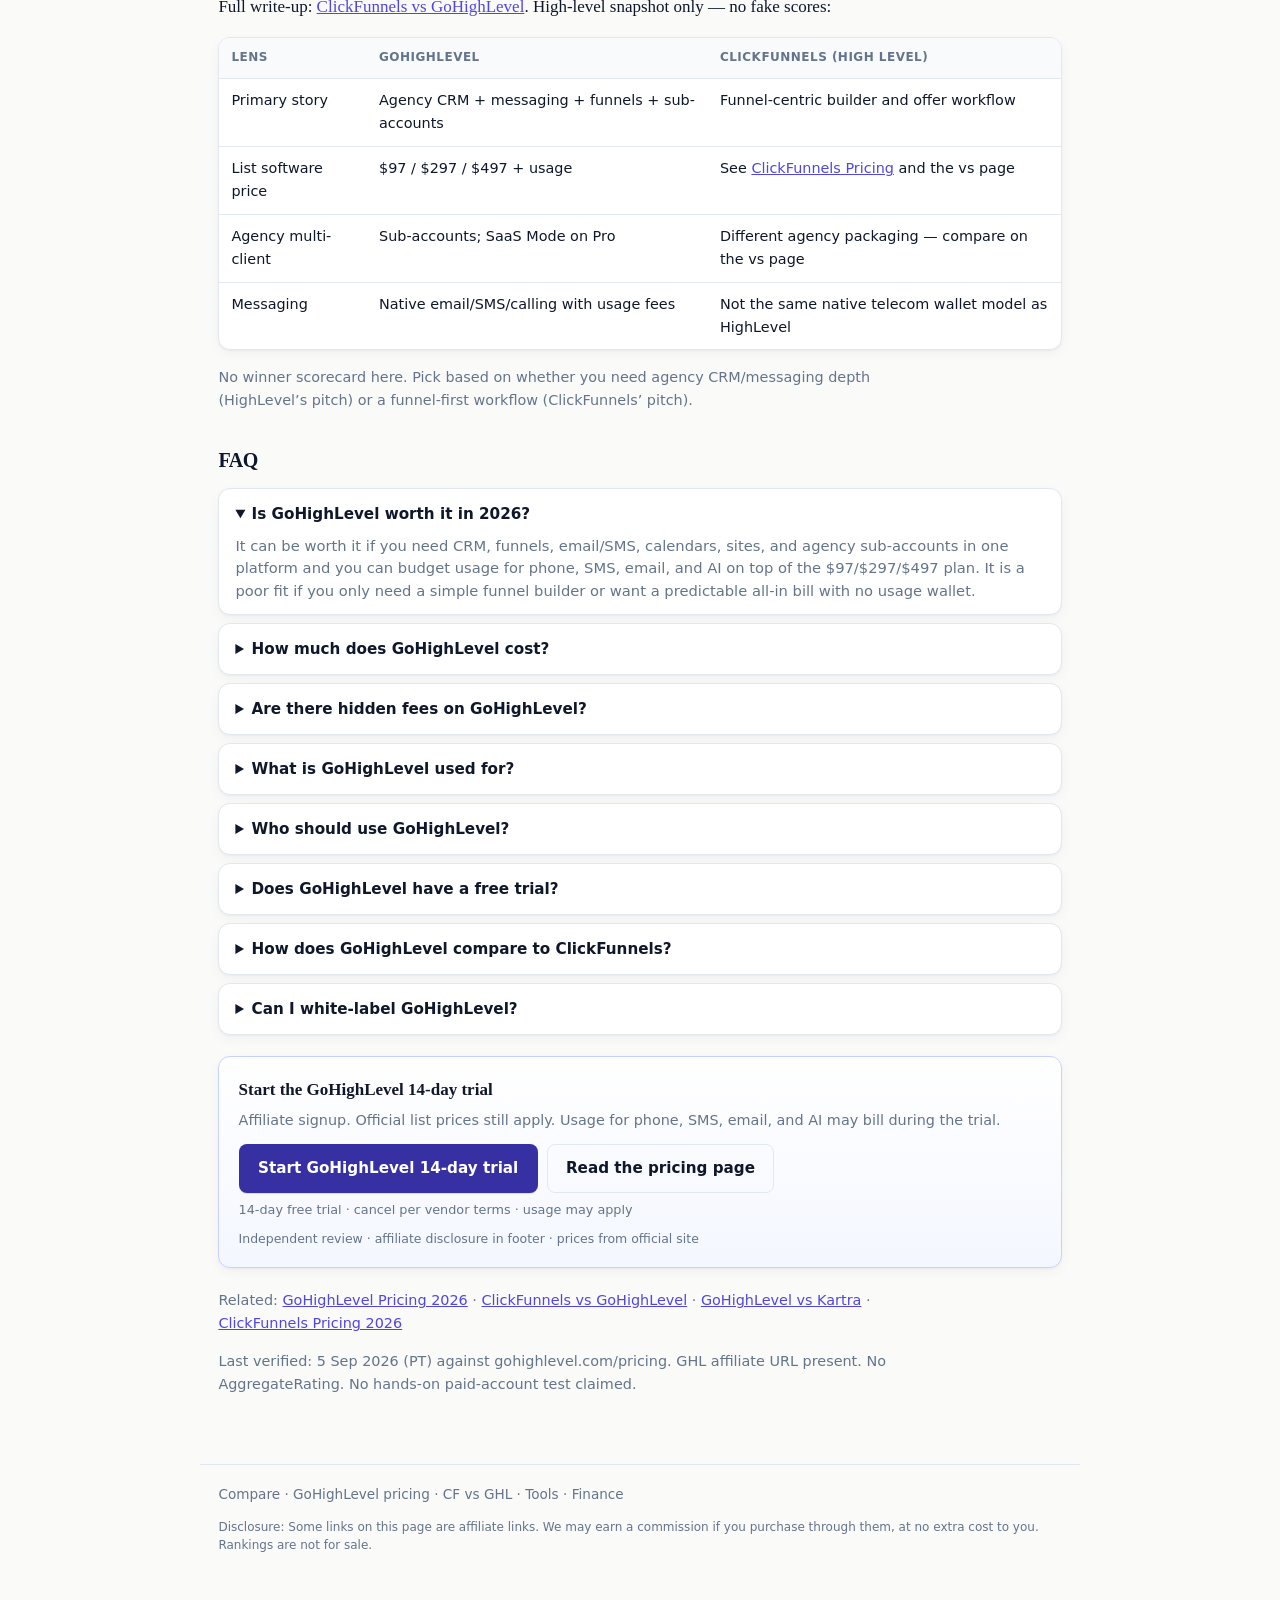
<file: gohighlevel-review-2026/index.html>
<!DOCTYPE html>
<html lang="en">
<head>
  <meta charset="utf-8">
  <meta name="viewport" content="width=device-width, initial-scale=1">
  <title>GoHighLevel Review 2026: Powerful, But Read the Fee Fine Print</title>
  <meta name="description" content="GoHighLevel review 2026: what the all-in-one CRM and funnel platform includes, official $97/$297/$497 plans, usage fees, who it is for, and who should skip it.">
  <link rel="canonical" href="https://compare.plaintools.vip/gohighlevel-review-2026/">
  <meta property="og:title" content="GoHighLevel Review 2026: Powerful, But Read the Fee Fine Print">
  <meta property="og:description" content="Official $97/$297/$497 plans, usage fees beside the plan, who GHL is for — and who should skip it. No fake hands-on bake-off.">
  <meta property="og:image" content="https://compare.plaintools.vip/assets/hero-compare.png">
  <meta property="og:url" content="https://compare.plaintools.vip/gohighlevel-review-2026/">
  <meta name="twitter:card" content="summary_large_image">
  <link rel="stylesheet" href="/assets/style.css">
  <script type="application/ld+json">
  {
    "@context": "https://schema.org",
    "@type": "FAQPage",
    "mainEntity": [
      {"@type":"Question","name":"Is GoHighLevel worth it in 2026?","acceptedAnswer":{"@type":"Answer","text":"It can be worth it if you need CRM, funnels, email/SMS, calendars, sites, and agency sub-accounts in one platform and you can budget usage for phone, SMS, email, and AI on top of the $97/$297/$497 plan. It is a poor fit if you only need a simple funnel builder or want a predictable all-in bill with no usage wallet."}},
      {"@type":"Question","name":"How much does GoHighLevel cost?","acceptedAnswer":{"@type":"Answer","text":"Official self-serve plans checked 5 Sep 2026 (PT) are Starter $97/month, Unlimited $297/month, and Agency Pro $497/month. Annual billing is $970, $2,970, and $4,970. Usage for phone, SMS, email, and AI is billed separately."}},
      {"@type":"Question","name":"Are there hidden fees on GoHighLevel?","acceptedAnswer":{"@type":"Answer","text":"GoHighLevel says the subscription covers platform features, and usage-based costs apply for telecommunications and AI. Those charges sit beside the plan price. Unlimited and Agency Pro can rebill usage to clients; Agency Pro is described as allowing markup."}},
      {"@type":"Question","name":"What is GoHighLevel used for?","acceptedAnswer":{"@type":"Answer","text":"HighLevel markets an all-in-one stack: CRM and pipelines, website and funnel builder, email and SMS marketing, inbound and outbound calling, booking calendars, workflows, forms, social tools, payments, courses, communities, and agency sub-accounts with optional white-label and SaaS Mode on higher tiers."}},
      {"@type":"Question","name":"Who should use GoHighLevel?","acceptedAnswer":{"@type":"Answer","text":"Solo marketers and small businesses that need a few sub-accounts fit Starter. Growing agencies that need unlimited sub-accounts and rebill at cost fit Unlimited. Agencies that want to sell HighLevel as their own SaaS with markup fit Agency Pro."}},
      {"@type":"Question","name":"Does GoHighLevel have a free trial?","acceptedAnswer":{"@type":"Answer","text":"Yes. HighLevel offers a 14-day free trial on the self-serve plans. Billing starts after the trial unless you cancel. Usage fees can apply during the trial."}},
      {"@type":"Question","name":"How does GoHighLevel compare to ClickFunnels?","acceptedAnswer":{"@type":"Answer","text":"ClickFunnels is stronger as a dedicated funnel-builder product story. GoHighLevel packages funnels with CRM, messaging, calendars, and agency sub-accounts. List prices are not apples-to-apples because HighLevel SMS, phone, email, and AI usage sit on top of the plan. See Plain Compare’s ClickFunnels vs GoHighLevel page for the full side-by-side."}},
      {"@type":"Question","name":"Can I white-label GoHighLevel?","acceptedAnswer":{"@type":"Answer","text":"HighLevel FAQ says you can connect custom domains and white-label the desktop web app so clients see your branding. Agency Pro adds SaaS Mode, automated sub-account creation, and rebill with markup. A white-label mobile app is listed as an optional add-on on the pricing page."}}
    ]
  }
  </script>
</head>
<body class="has-sticky">
  <div class="site-top">
    <div class="site-top-inner">
      <a class="brand" href="/">plaintools<span>.compare</span></a>
      <nav class="nav">
        <a href="/gohighlevel-pricing/">GoHighLevel pricing</a>
        <a href="/clickfunnels-vs-gohighlevel/">CF vs GHL</a>
        <a href="/gohighlevel-vs-kartra/">GHL vs Kartra</a>
      </nav>
    </div>
  </div>

  <main>
    <section class="hero">
      <p class="kicker">For agencies &amp; marketers</p>
      <h1>GoHighLevel Review 2026: Powerful, But Read the Fee Fine Print</h1>
      <p class="lede">What HighLevel’s all-in-one CRM and funnel stack includes, official $97/$297/$497 plans, and the usage fees that sit beside the sticker — from official pages, not a paid account we ran ourselves.</p>
      <p class="hero-actions">
        <a class="btn" href="https://affiliate.gohighlevel.com?sref=jqwacfx" rel="nofollow sponsored">Start GoHighLevel 14-day trial</a>
        <a class="btn ghost" href="/gohighlevel-pricing/">See full pricing breakdown</a>
      </p>
      <p class="risk">14-day free trial · cancel per vendor terms · usage may apply</p>
      <div class="proof-strip" aria-label="Official GoHighLevel list prices">
        <span class="chip">Starter $97/mo · 3 sub-accounts</span>
        <span class="chip">Unlimited $297/mo · unlimited sub-accounts</span>
        <span class="chip">Agency Pro $497/mo · SaaS Mode</span>
      </div>
      <p class="verified">Official list prices · verified against <a href="https://www.gohighlevel.com/pricing">gohighlevel.com/pricing</a> · last checked 5 Sep 2026 (PT)</p>
    </section>

    <div class="verdict">
      <strong>Quick verdict.</strong> GoHighLevel (HighLevel) is a broad all-in-one: CRM, funnels/sites, email/SMS, calling, calendars, automation, and agency sub-accounts. Official self-serve software is $97, $297, or $497 a month. The fine print that matters is usage — phone, SMS, email, and AI sit beside that plan. On paper it is strong for agencies consolidating tools; weak if you only need a simple funnel builder or a single predictable bill with no wallet. This verdict is from official feature/fee structure, not hands-on testing.
    </div>

    <h2>Who GoHighLevel is for (and not for)</h2>
    <p><strong>For:</strong></p>
    <ul>
      <li>Agencies that want one login for CRM, funnels, messaging, and client sub-accounts.</li>
      <li>Solo operators who need a few branded client spaces (Starter’s 3 sub-accounts) without stacking five vendors.</li>
      <li>Teams considering SaaS Mode — selling the stack as their own product (Agency Pro).</li>
    </ul>
    <p><strong>Not for:</strong></p>
    <ul>
      <li>Someone who only needs landing pages and a simple checkout — a lighter funnel tool may be enough.</li>
      <li>Buyers who insist on one all-in monthly number with no telecom/AI usage line.</li>
      <li>Anyone expecting this page to replace a trial: HighLevel offers a 14-day trial; we have not metered a paid account for this review.</li>
    </ul>

    <h2>What GoHighLevel is</h2>
    <p>HighLevel markets itself as an all-in-one platform meant to replace a pile of subscriptions. From the official pricing/feature list, the core product surface includes:</p>
    <ul>
      <li>CRM and pipelines, custom dashboards and reporting</li>
      <li>Website and funnel builder, domain management</li>
      <li>Email + SMS marketing, inbound and outbound calling, unified conversations</li>
      <li>Booking calendars, forms/surveys/quizzes, workflow automation</li>
      <li>Social media tools, reputation/reviews tools, ad manager, prospecting</li>
      <li>Payments and invoicing, courses, communities, mobile app, API access</li>
      <li>AI features (Conversation AI, Voice AI, Content AI, Funnel AI, Reviews AI) marked as usage-based</li>
      <li>Agency model: sub-accounts; Unlimited adds rebill of phone/email at cost and basic API; Agency Pro adds SaaS Mode, automated sub-account creation, rebill with markup, reporting, advanced API</li>
    </ul>
    <p class="note">Feature names and packaging above are from HighLevel’s official pricing page, 5 Sep 2026 (PT). Asterisked AI/messaging items carry usage charges on that page.</p>

    <h2>Official pricing (checked 5 Sep 2026, PT)</h2>
    <table>
      <thead>
        <tr><th>Plan</th><th>Monthly</th><th>Annual</th><th>Sub-accounts</th><th>Beyond Starter</th></tr>
      </thead>
      <tbody>
        <tr><td>Starter</td><td>$97</td><td>$970</td><td>3</td><td>Unlimited contacts and users, core features, 24/7 support</td></tr>
        <tr><td>Unlimited</td><td>$297</td><td>$2,970</td><td>Unlimited</td><td>Rebill phone and email (no markup), basic API</td></tr>
        <tr><td>Agency Pro</td><td>$497</td><td>$4,970</td><td>Unlimited</td><td>SaaS Mode, automated sub-accounts, rebill with markup, advanced API, user/agent reporting</td></tr>
        <tr><td>Enterprise</td><td>Custom</td><td>Custom</td><td>Custom</td><td>Sales-led: success manager, HIPAA and white-label app called out as included on Enterprise details, higher limits</td></tr>
      </tbody>
    </table>
    <p class="note">Source: <a href="https://www.gohighlevel.com/pricing">gohighlevel.com/pricing</a>, checked 5 Sep 2026 (PT). Same plan amounts as prior Aug 2026 checks — no change. Annual equals 10 months of the monthly price (two months free). CTA: <a href="https://affiliate.gohighlevel.com?sref=jqwacfx" rel="nofollow sponsored">Start the 14-day trial</a> (affiliate).</p>

    <h2>Usage fees: the real cost line</h2>
    <p>HighLevel’s own FAQ asks whether there are hidden fees. The official answer: the subscription covers platform features; usage-based costs apply for telecommunications and AI (phone numbers, SMS, emails, premium AI). Unlimited and Pro can rebill those costs to clients; Pro is described as allowing markup.</p>
    <p>That is the fee fine print this review title points at. We are not inventing a “typical wallet bill,” and we are not pasting an unverified third-party per-SMS rate card as fact. Check HighLevel’s current usage pricing before you budget a campaign.</p>
    <p>Optional add-ons still listed on the official page on 5 Sep 2026 (examples): AI Employee Growth $50 / Unlimited $97 per sub-account per month, branded client portal $49, dedicated email IPs $59, HIPAA $297, white-label mobile app $497, premium support $500, SEO (Search Atlas) $79, WhatsApp $10, WordPress hosting from $10/site, and others on that page.</p>

    <h2>Pros (from the product page — not “in our test”)</h2>
    <ul>
      <li><strong>Breadth:</strong> CRM + funnels + messaging + calendars + sites + courses/communities in one vendor story.</li>
      <li><strong>Agency packaging:</strong> sub-accounts, white-label web app (per FAQ), rebill paths, SaaS Mode on Pro.</li>
      <li><strong>Clear list prices:</strong> $97 / $297 / $497 with a documented 14-day trial and month-to-month terms on the FAQ.</li>
      <li><strong>Unlimited contacts and users</strong> called out on all self-serve plans.</li>
    </ul>

    <h2>Cons / tradeoffs (obvious from fees and scope — not hands-on bugs)</h2>
    <ul>
      <li><strong>Usage sits beside the plan:</strong> heavy SMS/calling/AI can dominate the software fee; we will not invent a sample invoice.</li>
      <li><strong>Surface area:</strong> an all-in-one that replaces CRM, funnels, email, SMS, and scheduling is a lot to learn versus a single-purpose tool.</li>
      <li><strong>Starter ceiling:</strong> hard stop at 3 sub-accounts — agencies outgrow it by design.</li>
      <li><strong>Add-on stack:</strong> HIPAA, white-label mobile app, AI Employee, and similar are separate line items unless you are on Enterprise packaging that includes some of them.</li>
    </ul>

    <h2>Comparison snapshot: ClickFunnels vs GoHighLevel</h2>
    <p>Full write-up: <a href="/clickfunnels-vs-gohighlevel/">ClickFunnels vs GoHighLevel</a>. High-level snapshot only — no fake scores:</p>
    <table>
      <thead>
        <tr><th>Lens</th><th>GoHighLevel</th><th>ClickFunnels (high level)</th></tr>
      </thead>
      <tbody>
        <tr><td>Primary story</td><td>Agency CRM + messaging + funnels + sub-accounts</td><td>Funnel-centric builder and offer workflow</td></tr>
        <tr><td>List software price</td><td>$97 / $297 / $497 + usage</td><td>See <a href="/clickfunnels-pricing/">ClickFunnels Pricing</a> and the vs page</td></tr>
        <tr><td>Agency multi-client</td><td>Sub-accounts; SaaS Mode on Pro</td><td>Different agency packaging — compare on the vs page</td></tr>
        <tr><td>Messaging</td><td>Native email/SMS/calling with usage fees</td><td>Not the same native telecom wallet model as HighLevel</td></tr>
      </tbody>
    </table>
    <p class="note">No winner scorecard here. Pick based on whether you need agency CRM/messaging depth (HighLevel’s pitch) or a funnel-first workflow (ClickFunnels’ pitch).</p>

    <h2>FAQ</h2>
    <details class="faq" open><summary>Is GoHighLevel worth it in 2026?</summary><p>It can be worth it if you need CRM, funnels, email/SMS, calendars, sites, and agency sub-accounts in one platform and you can budget usage for phone, SMS, email, and AI on top of the $97/$297/$497 plan. It is a poor fit if you only need a simple funnel builder or want a predictable all-in bill with no usage wallet.</p></details>
    <details class="faq"><summary>How much does GoHighLevel cost?</summary><p>Official self-serve plans checked 5 Sep 2026 (PT) are Starter $97/month, Unlimited $297/month, and Agency Pro $497/month. Annual billing is $970, $2,970, and $4,970. Usage for phone, SMS, email, and AI is billed separately.</p></details>
    <details class="faq"><summary>Are there hidden fees on GoHighLevel?</summary><p>GoHighLevel says the subscription covers platform features, and usage-based costs apply for telecommunications and AI. Those charges sit beside the plan price. Unlimited and Agency Pro can rebill usage to clients; Agency Pro is described as allowing markup.</p></details>
    <details class="faq"><summary>What is GoHighLevel used for?</summary><p>HighLevel markets an all-in-one stack: CRM and pipelines, website and funnel builder, email and SMS marketing, inbound and outbound calling, booking calendars, workflows, forms, social tools, payments, courses, communities, and agency sub-accounts with optional white-label and SaaS Mode on higher tiers.</p></details>
    <details class="faq"><summary>Who should use GoHighLevel?</summary><p>Solo marketers and small businesses that need a few sub-accounts fit Starter. Growing agencies that need unlimited sub-accounts and rebill at cost fit Unlimited. Agencies that want to sell HighLevel as their own SaaS with markup fit Agency Pro.</p></details>
    <details class="faq"><summary>Does GoHighLevel have a free trial?</summary><p>Yes. HighLevel offers a 14-day free trial on the self-serve plans. Billing starts after the trial unless you cancel. Usage fees can apply during the trial.</p></details>
    <details class="faq"><summary>How does GoHighLevel compare to ClickFunnels?</summary><p>ClickFunnels is stronger as a dedicated funnel-builder product story. GoHighLevel packages funnels with CRM, messaging, calendars, and agency sub-accounts. List prices are not apples-to-apples because HighLevel SMS, phone, email, and AI usage sit on top of the plan. See <a href="/clickfunnels-vs-gohighlevel/">ClickFunnels vs GoHighLevel</a>.</p></details>
    <details class="faq"><summary>Can I white-label GoHighLevel?</summary><p>HighLevel FAQ says you can connect custom domains and white-label the desktop web app so clients see your branding. Agency Pro adds SaaS Mode, automated sub-account creation, and rebill with markup. A white-label mobile app is listed as an optional add-on on the pricing page.</p></details>

    <div class="cta final">
      <strong>Start the GoHighLevel 14-day trial</strong>
      <p class="note">Affiliate signup. Official list prices still apply. Usage for phone, SMS, email, and AI may bill during the trial.</p>
      <p class="hero-actions">
        <a class="btn" href="https://affiliate.gohighlevel.com?sref=jqwacfx" rel="nofollow sponsored">Start GoHighLevel 14-day trial</a>
        <a class="btn ghost" href="/gohighlevel-pricing/">Read the pricing page</a>
      </p>
      <p class="risk">14-day free trial · cancel per vendor terms · usage may apply</p>
      <p class="trust-line">Independent review · affiliate disclosure in footer · prices from official site</p>
    </div>

    <p class="note">Related: <a href="/gohighlevel-pricing/">GoHighLevel Pricing 2026</a> · <a href="/clickfunnels-vs-gohighlevel/">ClickFunnels vs GoHighLevel</a> · <a href="/gohighlevel-vs-kartra/">GoHighLevel vs Kartra</a> · <a href="/clickfunnels-pricing/">ClickFunnels Pricing 2026</a></p>
    <p class="note">Last verified: 5 Sep 2026 (PT) against gohighlevel.com/pricing. GHL affiliate URL present. No AggregateRating. No hands-on paid-account test claimed.</p>
  </main>
  <footer>
    <a href="/">Compare</a> · <a href="/gohighlevel-pricing/">GoHighLevel pricing</a> · <a href="/clickfunnels-vs-gohighlevel/">CF vs GHL</a> · <a href="https://plaintools.vip/">Tools</a> · <a href="https://finance.plaintools.vip/">Finance</a>
    <p class="disclosure">Disclosure: Some links on this page are affiliate links. We may earn a commission if you purchase through them, at no extra cost to you. Rankings are not for sale.</p>
  </footer>
  <div class="sticky-cta">
    <div class="sticky-cta-inner">
      <p>Start GoHighLevel 14-day trial<br>14-day free trial · cancel per vendor terms · usage may apply</p>
      <a class="btn" href="https://affiliate.gohighlevel.com?sref=jqwacfx" rel="nofollow sponsored">Start 14-day trial</a>
    </div>
  </div>
</body>
</html>
</file>
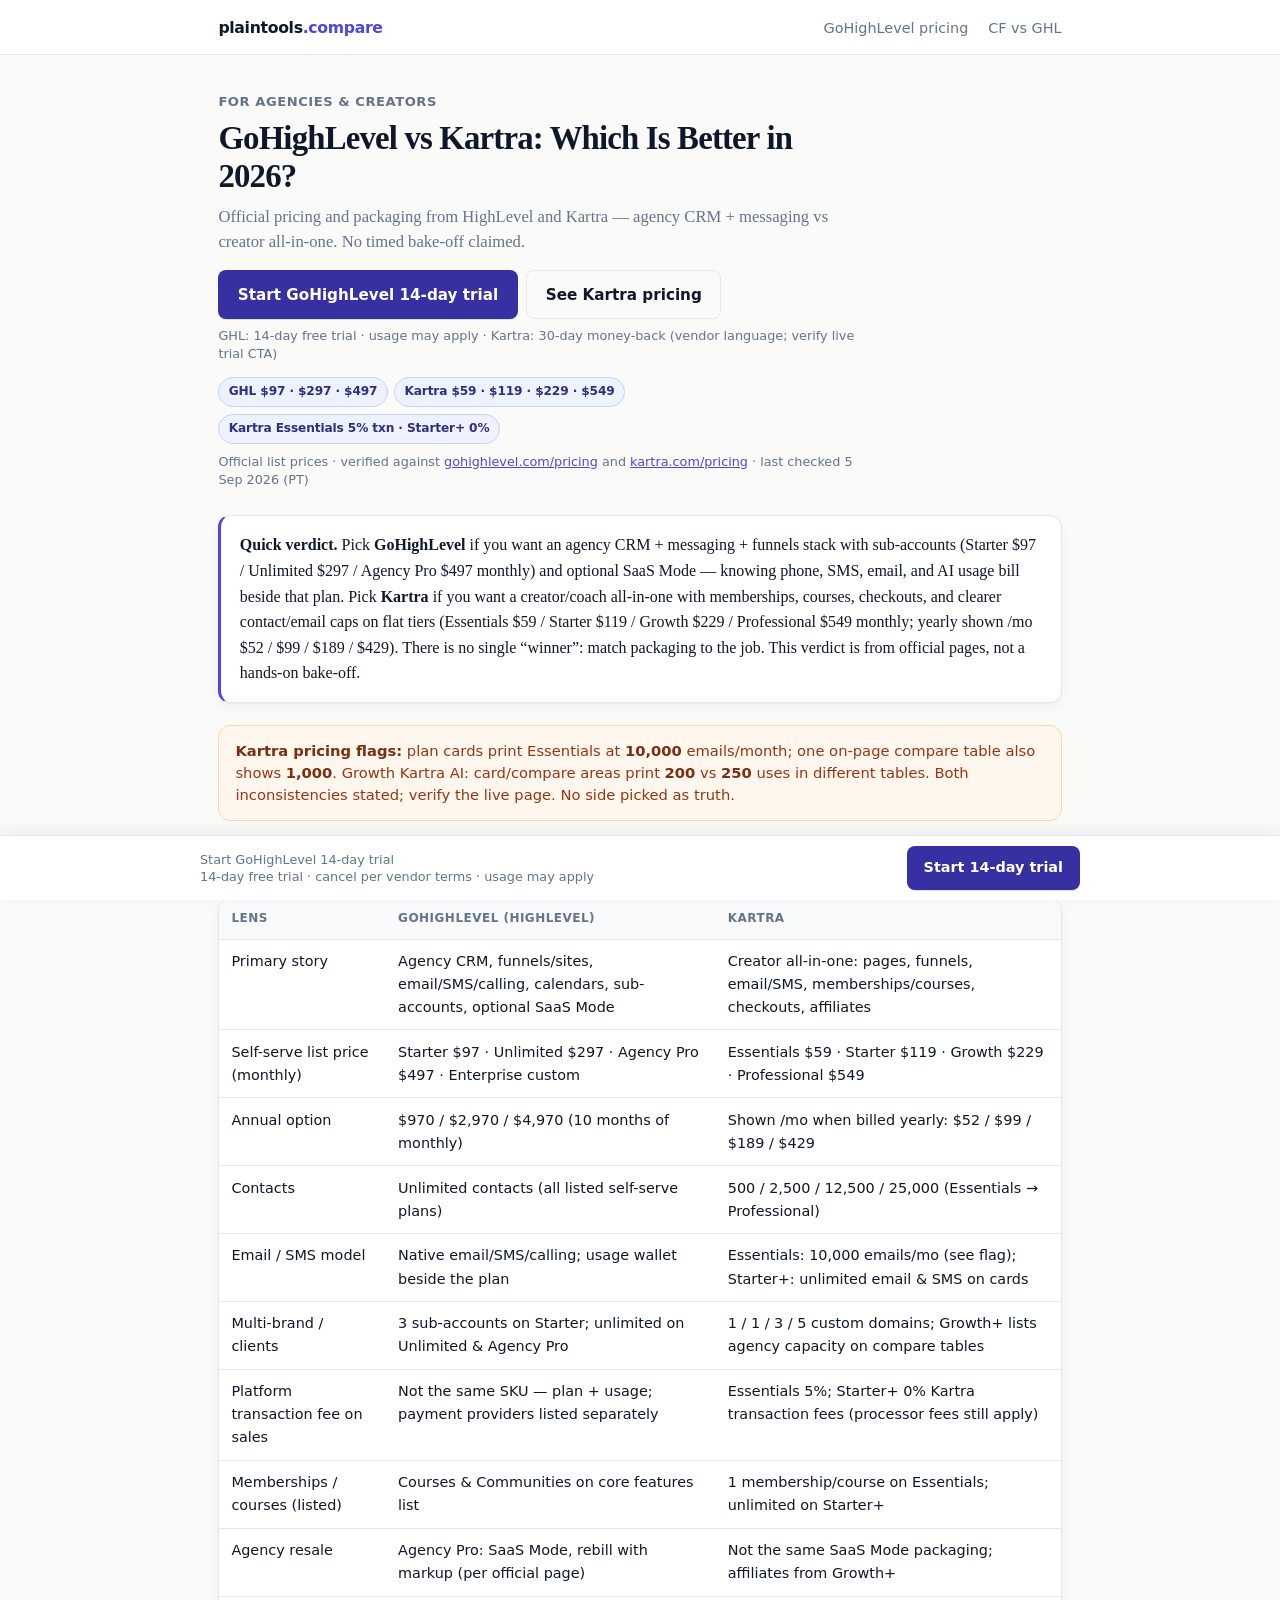
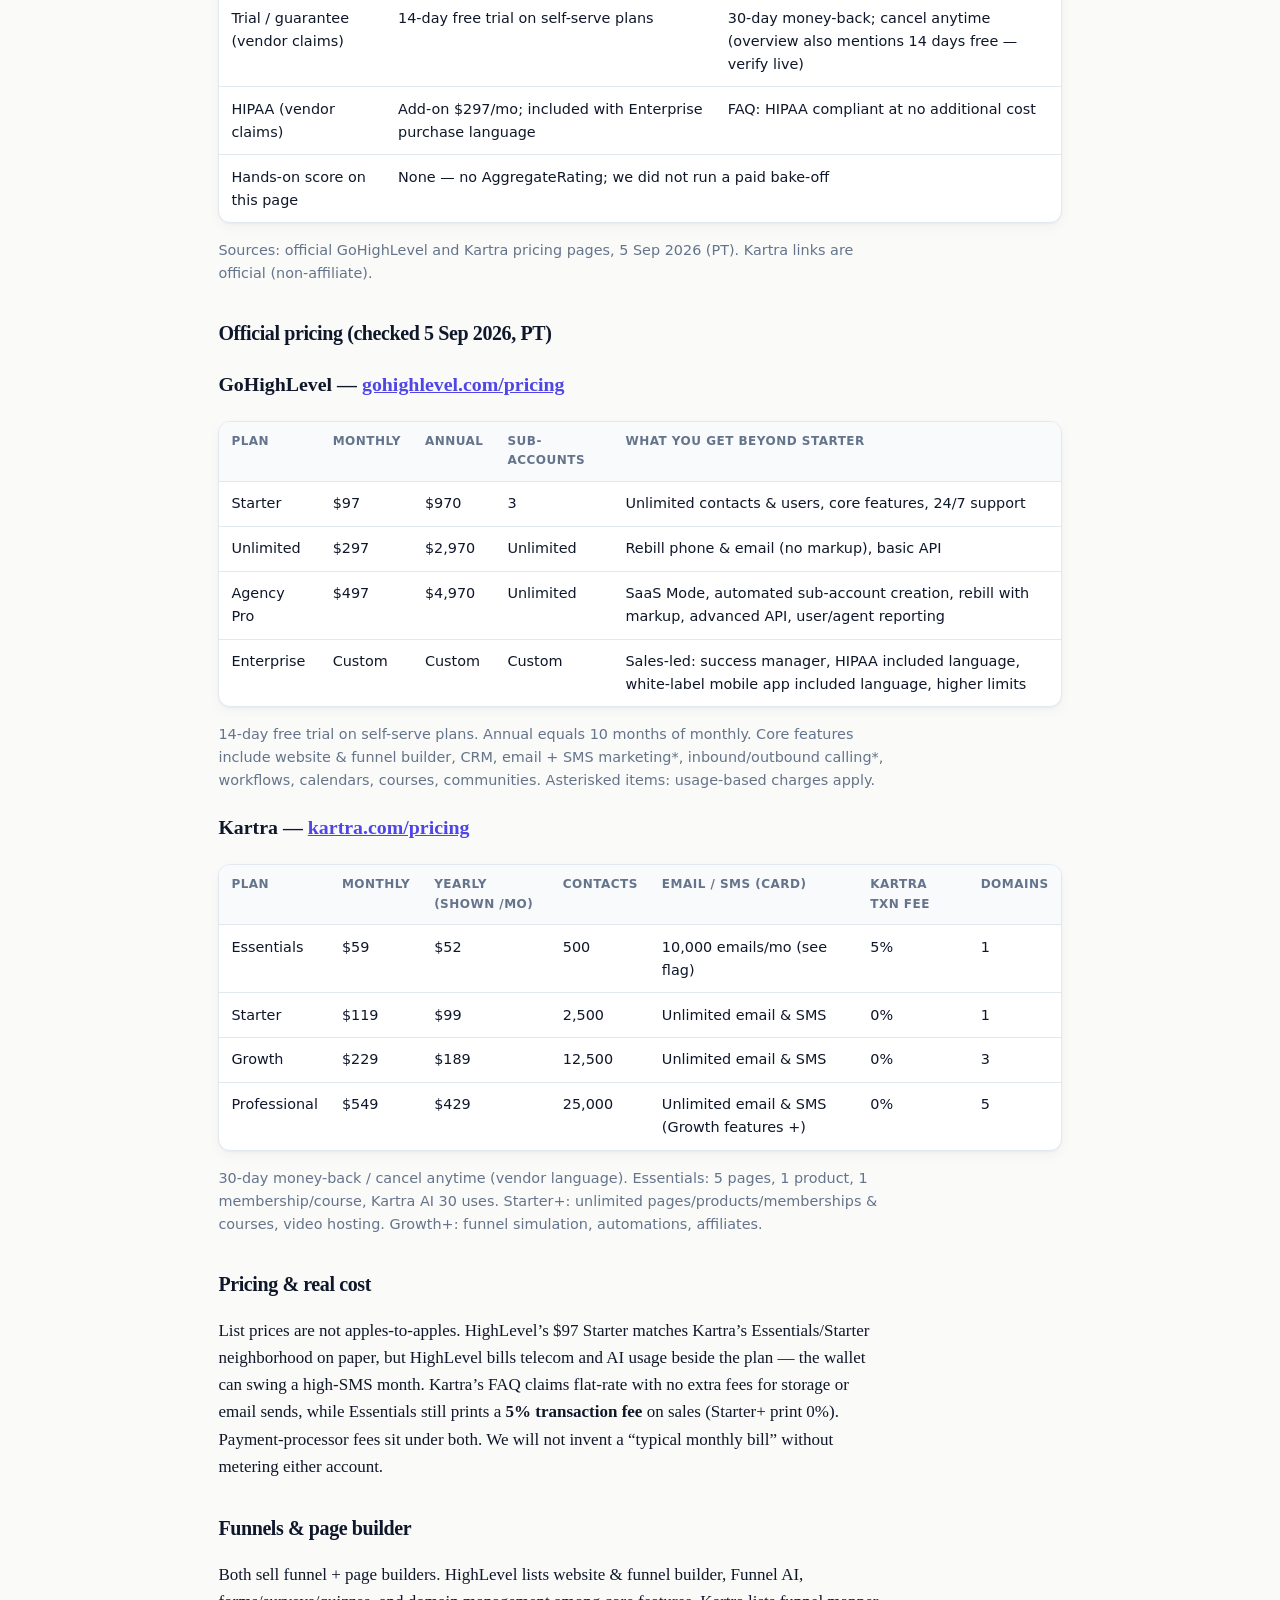
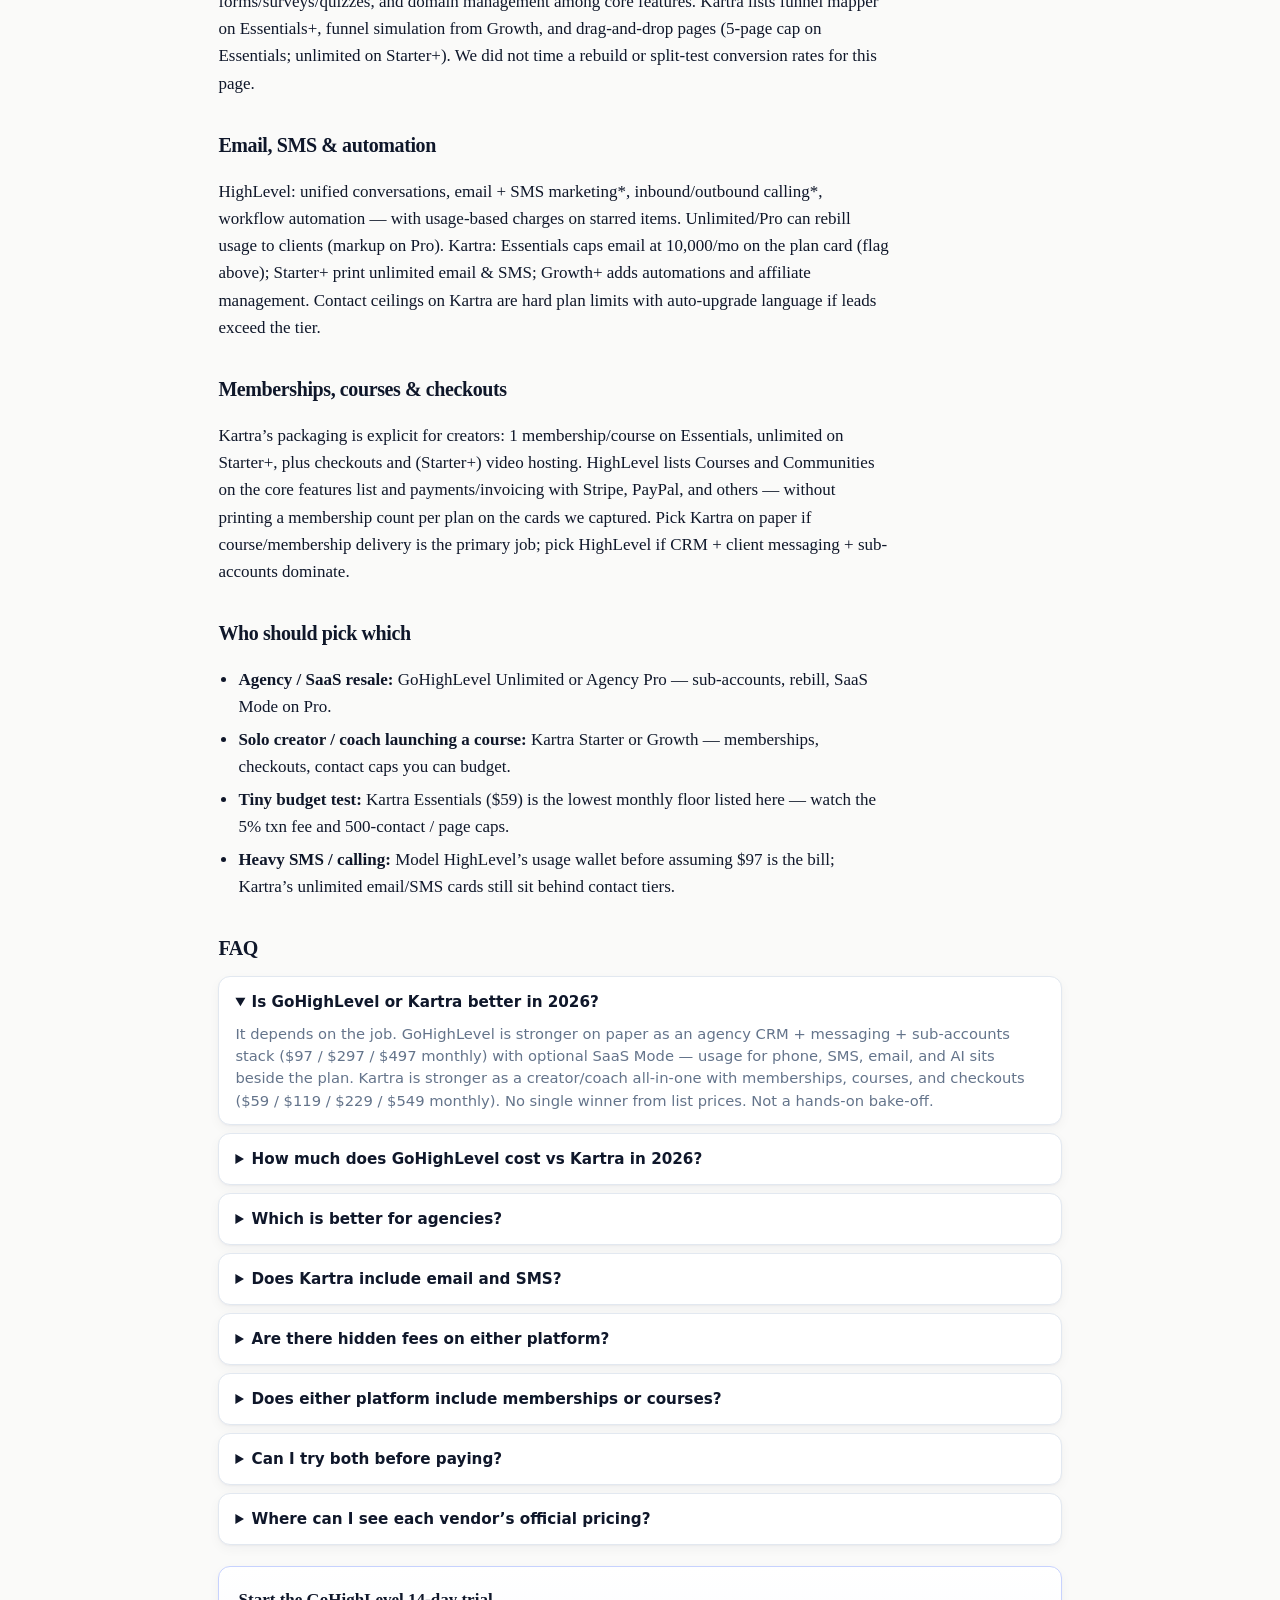
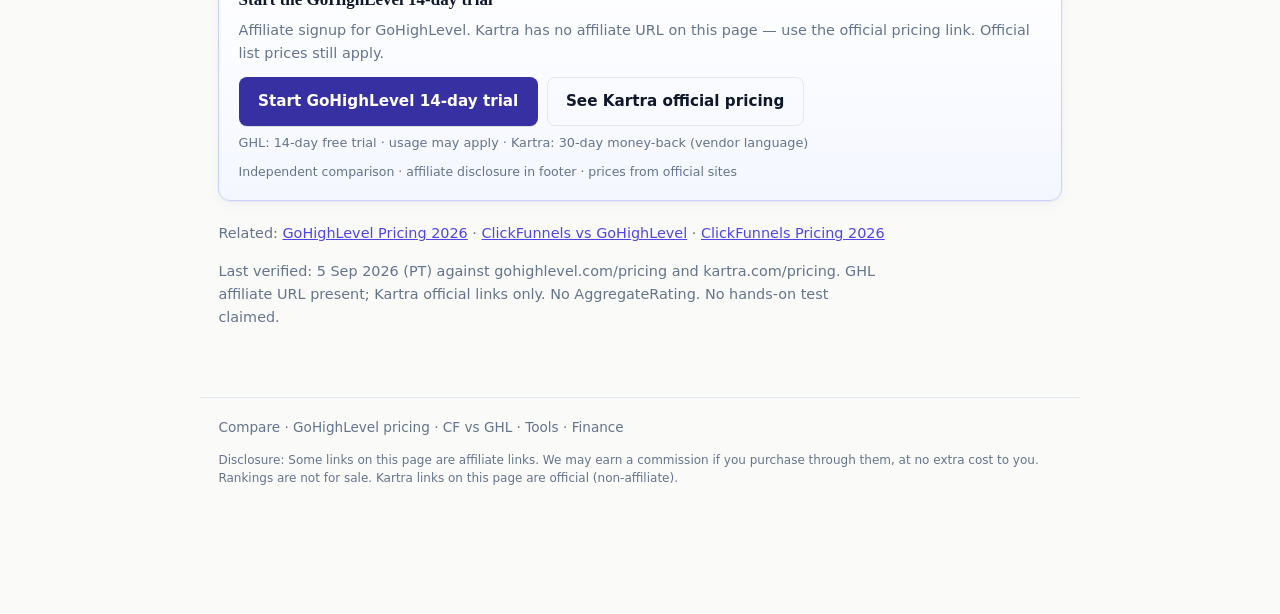
<file: gohighlevel-vs-kartra/index.html>
<!DOCTYPE html>
<html lang="en">
<head>
  <meta charset="utf-8">
  <meta name="viewport" content="width=device-width, initial-scale=1">
  <title>GoHighLevel vs Kartra 2026: Honest Head-to-Head</title>
  <meta name="description" content="GoHighLevel vs Kartra compared on official 2026 pricing, funnels, email/SMS, memberships, and agency packaging. See who fits agencies vs solo creators — no fake bake-off.">
  <link rel="canonical" href="https://compare.plaintools.vip/gohighlevel-vs-kartra/">
  <meta property="og:title" content="GoHighLevel vs Kartra 2026: Honest Head-to-Head">
  <meta property="og:description" content="GHL $97/$297/$497 vs Kartra $59/$119/$229/$549. Agency CRM vs creator all-in-one. Official prices only.">
  <meta property="og:image" content="https://compare.plaintools.vip/assets/hero-compare.png">
  <meta property="og:url" content="https://compare.plaintools.vip/gohighlevel-vs-kartra/">
  <meta name="twitter:card" content="summary_large_image">
  <link rel="stylesheet" href="/assets/style.css">
  <script type="application/ld+json">
  {
    "@context": "https://schema.org",
    "@type": "FAQPage",
    "mainEntity": [
      {"@type":"Question","name":"Is GoHighLevel or Kartra better in 2026?","acceptedAnswer":{"@type":"Answer","text":"It depends on the job. GoHighLevel (HighLevel) is stronger on paper as an agency CRM + messaging + sub-accounts stack (Starter $97 / Unlimited $297 / Agency Pro $497 monthly), with optional SaaS Mode on Agency Pro — knowing phone, SMS, email, and AI usage bill beside the plan. Kartra is stronger as a creator/coach all-in-one with memberships, courses, checkouts, and flat plan tiers (Essentials $59 / Starter $119 / Growth $229 / Professional $549 monthly; annual shown /mo $52 / $99 / $189 / $429). There is no single winner from list prices alone. This page is not a hands-on bake-off."}},
      {"@type":"Question","name":"How much does GoHighLevel cost vs Kartra in 2026?","acceptedAnswer":{"@type":"Answer","text":"Checked 5 Sep 2026 (PT). GoHighLevel (gohighlevel.com/pricing): Starter $97/mo ($970/yr), Unlimited $297/mo ($2,970/yr), Agency Pro $497/mo ($4,970/yr); Enterprise custom. Usage for telecom and AI is extra. Kartra (kartra.com/pricing): Essentials $59/mo ($52/mo yearly), Starter $119 ($99), Growth $229 ($189), Professional $549 ($429). Essentials lists a 5% transaction fee on sales; Starter+ print 0% Kartra transaction fees. Payment-processor fees still apply on both."}},
      {"@type":"Question","name":"Which is better for agencies?","acceptedAnswer":{"@type":"Answer","text":"GoHighLevel markets 3 sub-accounts on Starter and unlimited sub-accounts on Unlimited and Agency Pro, rebill of phone/email (markup on Agency Pro), and SaaS Mode on Agency Pro. Kartra’s Growth/Professional cards list agency capacity, API access, and multi-domain packaging (3 domains on Growth; 5 on Professional) aimed at established businesses — not the same sub-account SaaS Mode story. Agencies consolidating client CRM and messaging often lean HighLevel on paper; solo creators selling courses may still prefer Kartra’s membership packaging."}},
      {"@type":"Question","name":"Does Kartra include email and SMS?","acceptedAnswer":{"@type":"Answer","text":"Yes on the official cards. Essentials prints 10,000 emails/month (note: one on-page compare table also shows 1,000 — both stated on this page; verify live). Starter, Growth, and Professional print unlimited email & SMS. Contact caps: 500 / 2,500 / 12,500 / 25,000 across Essentials → Professional."}},
      {"@type":"Question","name":"Are there hidden fees on either platform?","acceptedAnswer":{"@type":"Answer","text":"GoHighLevel states the subscription covers platform features while usage-based costs apply for telecommunications and AI — those sit beside $97/$297/$497. Optional add-ons (examples on the same page): AI Employee $50 or $97 per sub-account/mo, HIPAA $297/mo, white-label mobile app $497/mo. Kartra’s FAQ says the subscription is flat-rate with no extra fees for storage or email sends, but Essentials still lists a 5% transaction fee on sales; Starter+ print 0% Kartra transaction fees. Processor fees (Stripe etc.) are separate."}},
      {"@type":"Question","name":"Does either platform include memberships or courses?","acceptedAnswer":{"@type":"Answer","text":"Kartra’s Essentials card includes 1 membership or course; Starter+ print unlimited memberships & courses, plus video hosting on Starter+. GoHighLevel’s core features list on the pricing page includes Courses and Communities among platform capabilities — without a per-plan membership count on the plan cards we captured. We did not run a course delivery bake-off."}},
      {"@type":"Question","name":"Can I try both before paying?","acceptedAnswer":{"@type":"Answer","text":"GoHighLevel offers a 14-day free trial on self-serve plans (billing begins after trial unless canceled; usage fees may apply during trial). Kartra prints a 30-day risk-free money-back guarantee and cancel-anytime language; one compare overview also mentions 14 days free — verify the live trial CTA. We have not metered either paid account for this article."}},
      {"@type":"Question","name":"Where can I see each vendor’s official pricing?","acceptedAnswer":{"@type":"Answer","text":"GoHighLevel / HighLevel: https://www.gohighlevel.com/pricing. Kartra: https://kartra.com/pricing. Prices on this page were checked 5 Sep 2026 (America/Vancouver / PT) against those URLs."}}
    ]
  }
  </script>
</head>
<body class="has-sticky">
  <div class="site-top">
    <div class="site-top-inner">
      <a class="brand" href="/">plaintools<span>.compare</span></a>
      <nav class="nav">
        <a href="/gohighlevel-pricing/">GoHighLevel pricing</a>
        <a href="/clickfunnels-vs-gohighlevel/">CF vs GHL</a>
      </nav>
    </div>
  </div>

  <main>
    <section class="hero">
      <p class="kicker">For agencies &amp; creators</p>
      <h1>GoHighLevel vs Kartra: Which Is Better in 2026?</h1>
      <p class="lede">Official pricing and packaging from HighLevel and Kartra — agency CRM + messaging vs creator all-in-one. No timed bake-off claimed.</p>
      <p class="hero-actions two-cta">
        <a class="btn" href="https://affiliate.gohighlevel.com?sref=jqwacfx" rel="nofollow sponsored">Start GoHighLevel 14-day trial</a>
        <a class="btn ghost" href="https://kartra.com/pricing" rel="nofollow">See Kartra pricing</a>
      </p>
      <p class="risk">GHL: 14-day free trial · usage may apply · Kartra: 30-day money-back (vendor language; verify live trial CTA)</p>
      <div class="proof-strip" aria-label="Official list prices">
        <span class="chip">GHL $97 · $297 · $497</span>
        <span class="chip">Kartra $59 · $119 · $229 · $549</span>
        <span class="chip">Kartra Essentials 5% txn · Starter+ 0%</span>
      </div>
      <p class="verified">Official list prices · verified against <a href="https://www.gohighlevel.com/pricing">gohighlevel.com/pricing</a> and <a href="https://kartra.com/pricing">kartra.com/pricing</a> · last checked 5 Sep 2026 (PT)</p>
    </section>

    <div class="verdict">
      <strong>Quick verdict.</strong> Pick <strong>GoHighLevel</strong> if you want an agency CRM + messaging + funnels stack with sub-accounts (Starter $97 / Unlimited $297 / Agency Pro $497 monthly) and optional SaaS Mode — knowing phone, SMS, email, and AI usage bill beside that plan. Pick <strong>Kartra</strong> if you want a creator/coach all-in-one with memberships, courses, checkouts, and clearer contact/email caps on flat tiers (Essentials $59 / Starter $119 / Growth $229 / Professional $549 monthly; yearly shown /mo $52 / $99 / $189 / $429). There is no single “winner”: match packaging to the job. This verdict is from official pages, not a hands-on bake-off.
    </div>

    <div class="flag">
      <strong>Kartra pricing flags:</strong> plan cards print Essentials at <strong>10,000</strong> emails/month; one on-page compare table also shows <strong>1,000</strong>. Growth Kartra AI: card/compare areas print <strong>200</strong> vs <strong>250</strong> uses in different tables. Both inconsistencies stated; verify the live page. No side picked as truth.
    </div>

    <h2>Side-by-side at a glance</h2>
    <table>
      <thead>
        <tr><th>Lens</th><th>GoHighLevel (HighLevel)</th><th>Kartra</th></tr>
      </thead>
      <tbody>
        <tr><td>Primary story</td><td>Agency CRM, funnels/sites, email/SMS/calling, calendars, sub-accounts, optional SaaS Mode</td><td>Creator all-in-one: pages, funnels, email/SMS, memberships/courses, checkouts, affiliates</td></tr>
        <tr><td>Self-serve list price (monthly)</td><td>Starter $97 · Unlimited $297 · Agency Pro $497 · Enterprise custom</td><td>Essentials $59 · Starter $119 · Growth $229 · Professional $549</td></tr>
        <tr><td>Annual option</td><td>$970 / $2,970 / $4,970 (10 months of monthly)</td><td>Shown /mo when billed yearly: $52 / $99 / $189 / $429</td></tr>
        <tr><td>Contacts</td><td>Unlimited contacts (all listed self-serve plans)</td><td>500 / 2,500 / 12,500 / 25,000 (Essentials → Professional)</td></tr>
        <tr><td>Email / SMS model</td><td>Native email/SMS/calling; usage wallet beside the plan</td><td>Essentials: 10,000 emails/mo (see flag); Starter+: unlimited email &amp; SMS on cards</td></tr>
        <tr><td>Multi-brand / clients</td><td>3 sub-accounts on Starter; unlimited on Unlimited &amp; Agency Pro</td><td>1 / 1 / 3 / 5 custom domains; Growth+ lists agency capacity on compare tables</td></tr>
        <tr><td>Platform transaction fee on sales</td><td>Not the same SKU — plan + usage; payment providers listed separately</td><td>Essentials 5%; Starter+ 0% Kartra transaction fees (processor fees still apply)</td></tr>
        <tr><td>Memberships / courses (listed)</td><td>Courses &amp; Communities on core features list</td><td>1 membership/course on Essentials; unlimited on Starter+</td></tr>
        <tr><td>Agency resale</td><td>Agency Pro: SaaS Mode, rebill with markup (per official page)</td><td>Not the same SaaS Mode packaging; affiliates from Growth+</td></tr>
        <tr><td>Trial / guarantee (vendor claims)</td><td>14-day free trial on self-serve plans</td><td>30-day money-back; cancel anytime (overview also mentions 14 days free — verify live)</td></tr>
        <tr><td>HIPAA (vendor claims)</td><td>Add-on $297/mo; included with Enterprise purchase language</td><td>FAQ: HIPAA compliant at no additional cost</td></tr>
        <tr><td>Hands-on score on this page</td><td colspan="2">None — no AggregateRating; we did not run a paid bake-off</td></tr>
      </tbody>
    </table>
    <p class="note">Sources: official GoHighLevel and Kartra pricing pages, 5 Sep 2026 (PT). Kartra links are official (non-affiliate).</p>

    <h2>Official pricing (checked 5 Sep 2026, PT)</h2>

    <h3>GoHighLevel — <a href="https://www.gohighlevel.com/pricing">gohighlevel.com/pricing</a></h3>
    <table>
      <thead>
        <tr><th>Plan</th><th>Monthly</th><th>Annual</th><th>Sub-accounts</th><th>What you get beyond Starter</th></tr>
      </thead>
      <tbody>
        <tr><td>Starter</td><td>$97</td><td>$970</td><td>3</td><td>Unlimited contacts &amp; users, core features, 24/7 support</td></tr>
        <tr><td>Unlimited</td><td>$297</td><td>$2,970</td><td>Unlimited</td><td>Rebill phone &amp; email (no markup), basic API</td></tr>
        <tr><td>Agency Pro</td><td>$497</td><td>$4,970</td><td>Unlimited</td><td>SaaS Mode, automated sub-account creation, rebill with markup, advanced API, user/agent reporting</td></tr>
        <tr><td>Enterprise</td><td>Custom</td><td>Custom</td><td>Custom</td><td>Sales-led: success manager, HIPAA included language, white-label mobile app included language, higher limits</td></tr>
      </tbody>
    </table>
    <p class="note">14-day free trial on self-serve plans. Annual equals 10 months of monthly. Core features include website &amp; funnel builder, CRM, email + SMS marketing*, inbound/outbound calling*, workflows, calendars, courses, communities. Asterisked items: usage-based charges apply.</p>

    <h3>Kartra — <a href="https://kartra.com/pricing" rel="nofollow">kartra.com/pricing</a></h3>
    <table>
      <thead>
        <tr><th>Plan</th><th>Monthly</th><th>Yearly (shown /mo)</th><th>Contacts</th><th>Email / SMS (card)</th><th>Kartra txn fee</th><th>Domains</th></tr>
      </thead>
      <tbody>
        <tr><td>Essentials</td><td>$59</td><td>$52</td><td>500</td><td>10,000 emails/mo (see flag)</td><td>5%</td><td>1</td></tr>
        <tr><td>Starter</td><td>$119</td><td>$99</td><td>2,500</td><td>Unlimited email &amp; SMS</td><td>0%</td><td>1</td></tr>
        <tr><td>Growth</td><td>$229</td><td>$189</td><td>12,500</td><td>Unlimited email &amp; SMS</td><td>0%</td><td>3</td></tr>
        <tr><td>Professional</td><td>$549</td><td>$429</td><td>25,000</td><td>Unlimited email &amp; SMS (Growth features +)</td><td>0%</td><td>5</td></tr>
      </tbody>
    </table>
    <p class="note">30-day money-back / cancel anytime (vendor language). Essentials: 5 pages, 1 product, 1 membership/course, Kartra AI 30 uses. Starter+: unlimited pages/products/memberships &amp; courses, video hosting. Growth+: funnel simulation, automations, affiliates.</p>

    <h2>Pricing &amp; real cost</h2>
    <p>List prices are not apples-to-apples. HighLevel’s $97 Starter matches Kartra’s Essentials/Starter neighborhood on paper, but HighLevel bills telecom and AI usage beside the plan — the wallet can swing a high-SMS month. Kartra’s FAQ claims flat-rate with no extra fees for storage or email sends, while Essentials still prints a <strong>5% transaction fee</strong> on sales (Starter+ print 0%). Payment-processor fees sit under both. We will not invent a “typical monthly bill” without metering either account.</p>

    <h2>Funnels &amp; page builder</h2>
    <p>Both sell funnel + page builders. HighLevel lists website &amp; funnel builder, Funnel AI, forms/surveys/quizzes, and domain management among core features. Kartra lists funnel mapper on Essentials+, funnel simulation from Growth, and drag-and-drop pages (5-page cap on Essentials; unlimited on Starter+). We did not time a rebuild or split-test conversion rates for this page.</p>

    <h2>Email, SMS &amp; automation</h2>
    <p>HighLevel: unified conversations, email + SMS marketing*, inbound/outbound calling*, workflow automation — with usage-based charges on starred items. Unlimited/Pro can rebill usage to clients (markup on Pro). Kartra: Essentials caps email at 10,000/mo on the plan card (flag above); Starter+ print unlimited email &amp; SMS; Growth+ adds automations and affiliate management. Contact ceilings on Kartra are hard plan limits with auto-upgrade language if leads exceed the tier.</p>

    <h2>Memberships, courses &amp; checkouts</h2>
    <p>Kartra’s packaging is explicit for creators: 1 membership/course on Essentials, unlimited on Starter+, plus checkouts and (Starter+) video hosting. HighLevel lists Courses and Communities on the core features list and payments/invoicing with Stripe, PayPal, and others — without printing a membership count per plan on the cards we captured. Pick Kartra on paper if course/membership delivery is the primary job; pick HighLevel if CRM + client messaging + sub-accounts dominate.</p>

    <h2>Who should pick which</h2>
    <ul>
      <li><strong>Agency / SaaS resale:</strong> GoHighLevel Unlimited or Agency Pro — sub-accounts, rebill, SaaS Mode on Pro.</li>
      <li><strong>Solo creator / coach launching a course:</strong> Kartra Starter or Growth — memberships, checkouts, contact caps you can budget.</li>
      <li><strong>Tiny budget test:</strong> Kartra Essentials ($59) is the lowest monthly floor listed here — watch the 5% txn fee and 500-contact / page caps.</li>
      <li><strong>Heavy SMS / calling:</strong> Model HighLevel’s usage wallet before assuming $97 is the bill; Kartra’s unlimited email/SMS cards still sit behind contact tiers.</li>
    </ul>

    <h2>FAQ</h2>
    <details class="faq" open><summary>Is GoHighLevel or Kartra better in 2026?</summary><p>It depends on the job. GoHighLevel is stronger on paper as an agency CRM + messaging + sub-accounts stack ($97 / $297 / $497 monthly) with optional SaaS Mode — usage for phone, SMS, email, and AI sits beside the plan. Kartra is stronger as a creator/coach all-in-one with memberships, courses, and checkouts ($59 / $119 / $229 / $549 monthly). No single winner from list prices. Not a hands-on bake-off.</p></details>
    <details class="faq"><summary>How much does GoHighLevel cost vs Kartra in 2026?</summary><p>Checked 5 Sep 2026 (PT). GHL: Starter $97/mo ($970/yr), Unlimited $297 ($2,970), Agency Pro $497 ($4,970). Kartra: Essentials $59 ($52/mo yearly), Starter $119 ($99), Growth $229 ($189), Professional $549 ($429). Essentials lists 5% txn fees; Starter+ print 0% Kartra txn fees.</p></details>
    <details class="faq"><summary>Which is better for agencies?</summary><p>HighLevel markets unlimited sub-accounts on Unlimited/Pro, rebill, and SaaS Mode on Agency Pro. Kartra Growth/Professional list agency capacity and multi-domain packaging — not the same SaaS Mode story. Agencies consolidating client CRM/messaging often lean HighLevel on paper.</p></details>
    <details class="faq"><summary>Does Kartra include email and SMS?</summary><p>Essentials card: 10,000 emails/mo (one compare table also shows 1,000 — verify live). Starter+: unlimited email &amp; SMS. Contacts: 500 / 2,500 / 12,500 / 25,000.</p></details>
    <details class="faq"><summary>Are there hidden fees on either platform?</summary><p>GHL: usage for telecom/AI beside the plan; optional add-ons listed on pricing. Kartra FAQ: flat-rate for storage/email sends, but Essentials still has 5% sales txn fee. Processor fees apply on both.</p></details>
    <details class="faq"><summary>Does either platform include memberships or courses?</summary><p>Kartra: 1 on Essentials; unlimited on Starter+. GHL: Courses &amp; Communities on core features list — no per-plan count on cards we captured. No course bake-off on this page.</p></details>
    <details class="faq"><summary>Can I try both before paying?</summary><p>GHL: 14-day free trial (usage may apply; billing after trial unless canceled). Kartra: 30-day money-back / cancel anytime; overview also mentions 14 days free — verify live CTA. We have not metered either paid account.</p></details>
    <details class="faq"><summary>Where can I see each vendor’s official pricing?</summary><p>GoHighLevel: <a href="https://www.gohighlevel.com/pricing">gohighlevel.com/pricing</a>. Kartra: <a href="https://kartra.com/pricing" rel="nofollow">kartra.com/pricing</a>. Checked 5 Sep 2026 (PT).</p></details>

    <div class="cta final">
      <strong>Start the GoHighLevel 14-day trial</strong>
      <p class="note">Affiliate signup for GoHighLevel. Kartra has no affiliate URL on this page — use the official pricing link. Official list prices still apply.</p>
      <p class="hero-actions two-cta">
        <a class="btn" href="https://affiliate.gohighlevel.com?sref=jqwacfx" rel="nofollow sponsored">Start GoHighLevel 14-day trial</a>
        <a class="btn ghost" href="https://kartra.com/pricing" rel="nofollow">See Kartra official pricing</a>
      </p>
      <p class="risk">GHL: 14-day free trial · usage may apply · Kartra: 30-day money-back (vendor language)</p>
      <p class="trust-line">Independent comparison · affiliate disclosure in footer · prices from official sites</p>
    </div>

    <p class="note">Related: <a href="/gohighlevel-pricing/">GoHighLevel Pricing 2026</a> · <a href="/clickfunnels-vs-gohighlevel/">ClickFunnels vs GoHighLevel</a> · <a href="/clickfunnels-pricing/">ClickFunnels Pricing 2026</a></p>
    <p class="note">Last verified: 5 Sep 2026 (PT) against gohighlevel.com/pricing and kartra.com/pricing. GHL affiliate URL present; Kartra official links only. No AggregateRating. No hands-on test claimed.</p>
  </main>
  <footer>
    <a href="/">Compare</a> · <a href="/gohighlevel-pricing/">GoHighLevel pricing</a> · <a href="/clickfunnels-vs-gohighlevel/">CF vs GHL</a> · <a href="https://plaintools.vip/">Tools</a> · <a href="https://finance.plaintools.vip/">Finance</a>
    <p class="disclosure">Disclosure: Some links on this page are affiliate links. We may earn a commission if you purchase through them, at no extra cost to you. Rankings are not for sale. Kartra links on this page are official (non-affiliate).</p>
  </footer>
  <div class="sticky-cta">
    <div class="sticky-cta-inner">
      <p>Start GoHighLevel 14-day trial<br>14-day free trial · cancel per vendor terms · usage may apply</p>
      <a class="btn" href="https://affiliate.gohighlevel.com?sref=jqwacfx" rel="nofollow sponsored">Start 14-day trial</a>
    </div>
  </div>
</body>
</html>
</file>
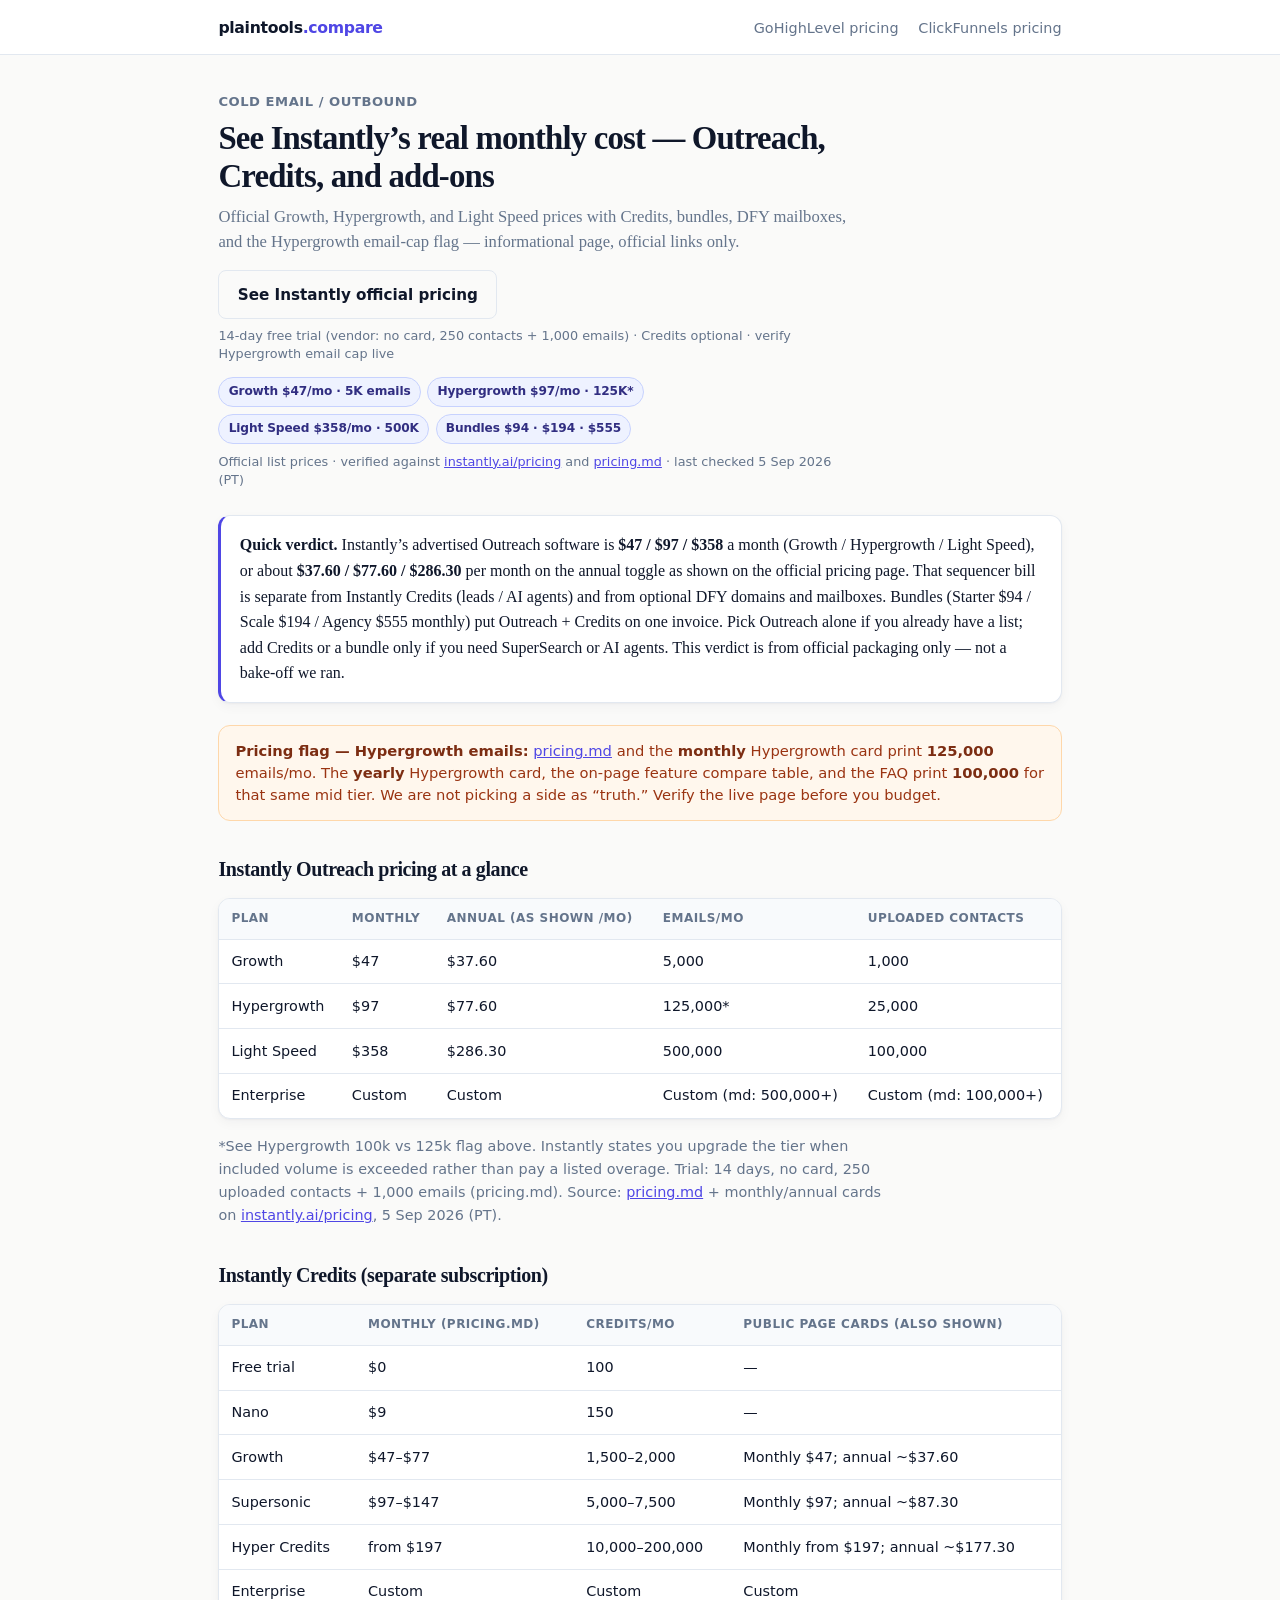
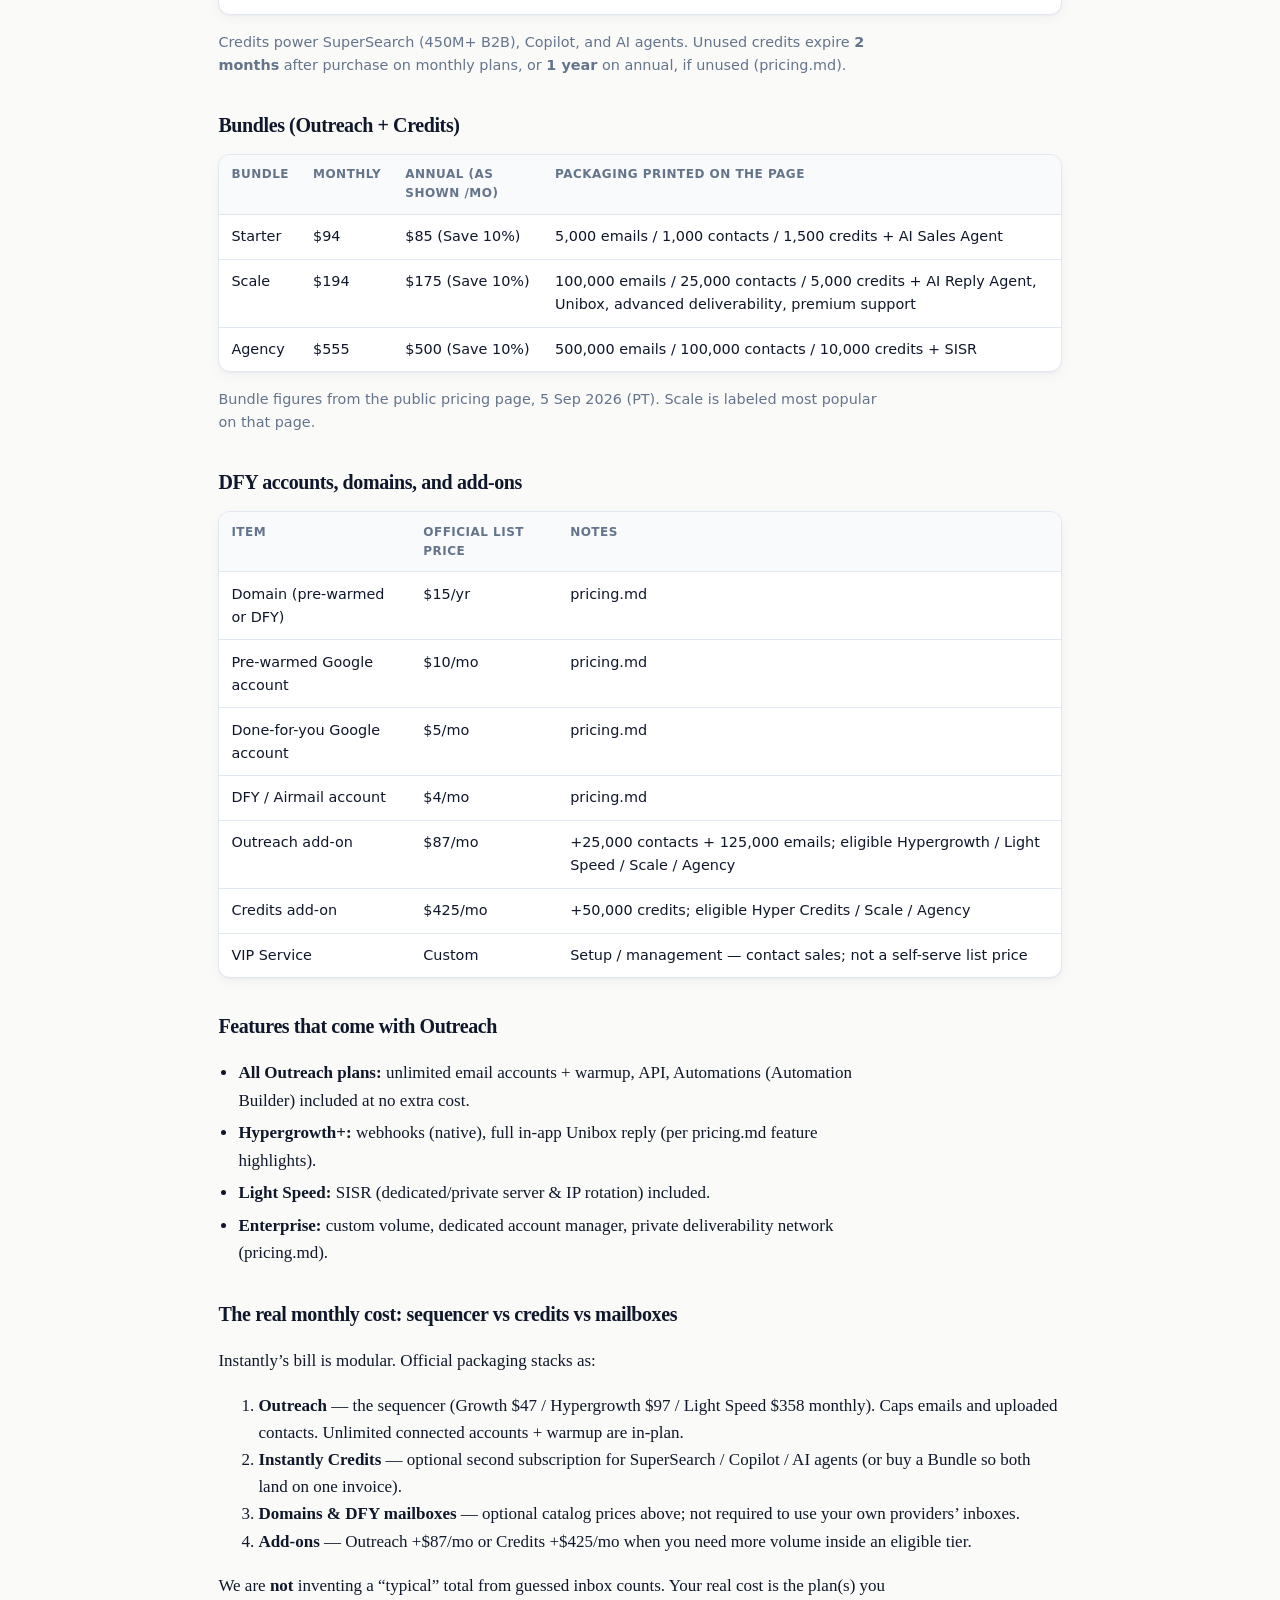
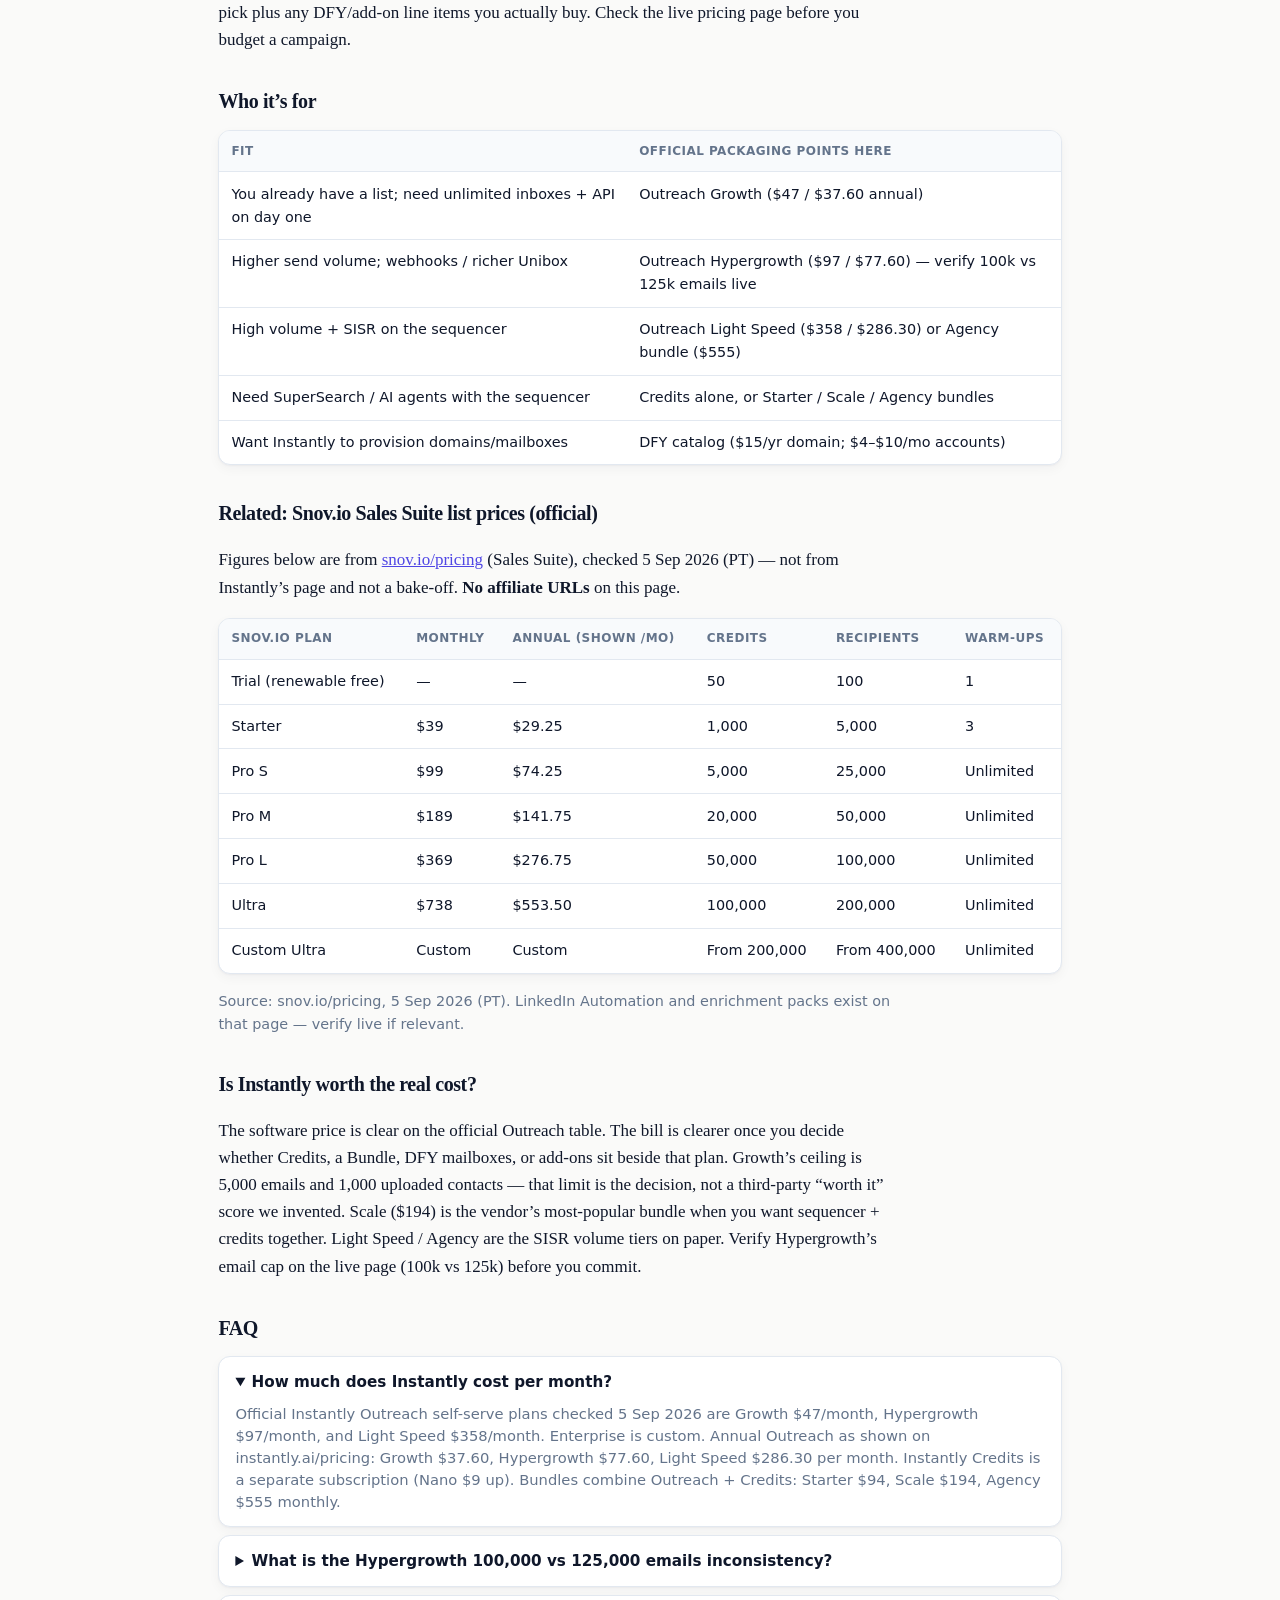
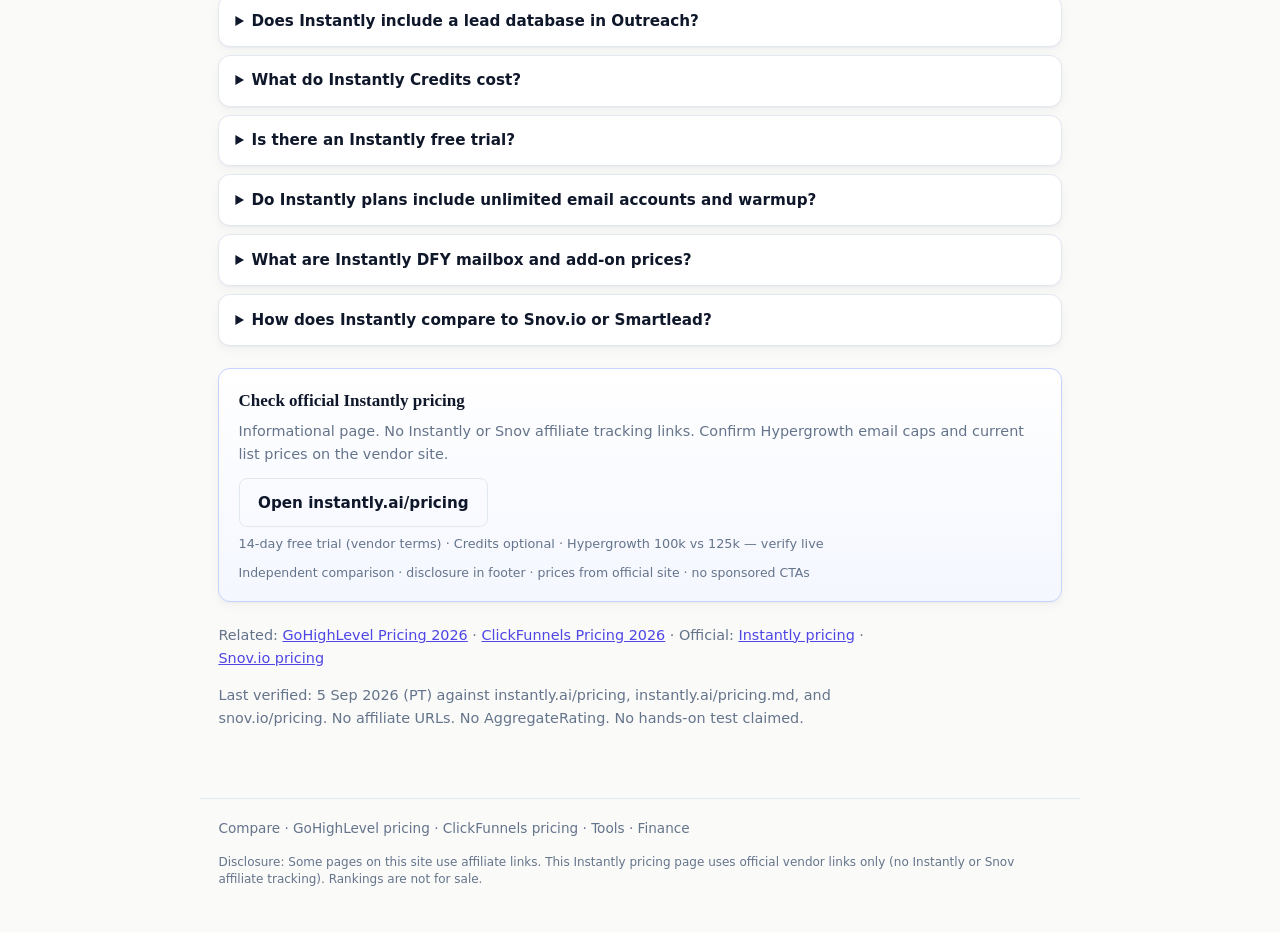
<file: instantly-pricing/index.html>
<!DOCTYPE html>
<html lang="en">
<head>
  <meta charset="utf-8">
  <meta name="viewport" content="width=device-width, initial-scale=1">
  <title>Instantly Pricing 2026: Real Monthly Cost + Fees</title>
  <meta name="description" content="Instantly Outreach is $47, $97, and $358 a month. Credits, bundles, DFY mailboxes, and add-ons explained from official 2026 pricing — including the Hypergrowth 100k vs 125k email note.">
  <link rel="canonical" href="https://compare.plaintools.vip/instantly-pricing/">
  <meta property="og:title" content="Instantly Pricing 2026: Real Monthly Cost + Fees">
  <meta property="og:description" content="Outreach $47 / $97 / $358. Credits and bundles separate. Hypergrowth 100k vs 125k flag. Official links only.">
  <meta property="og:image" content="https://compare.plaintools.vip/assets/hero-compare.png">
  <meta property="og:url" content="https://compare.plaintools.vip/instantly-pricing/">
  <meta name="twitter:card" content="summary_large_image">
  <link rel="stylesheet" href="/assets/style.css">
  <script type="application/ld+json">
  {
    "@context": "https://schema.org",
    "@type": "FAQPage",
    "mainEntity": [
      {"@type":"Question","name":"How much does Instantly cost per month?","acceptedAnswer":{"@type":"Answer","text":"Official Instantly Outreach self-serve plans checked 5 Sep 2026 are Growth $47/month, Hypergrowth $97/month, and Light Speed $358/month. Enterprise is custom. Annual Outreach as shown on instantly.ai/pricing: Growth $37.60, Hypergrowth $77.60, Light Speed $286.30 per month. Instantly Credits is a separate subscription (Nano $9 up). Bundles combine Outreach + Credits: Starter $94, Scale $194, Agency $555 monthly."}},
      {"@type":"Question","name":"What is the Hypergrowth 100,000 vs 125,000 emails inconsistency?","acceptedAnswer":{"@type":"Answer","text":"pricing.md and the monthly Hypergrowth card print 125,000 emails/mo for the mid tier. The yearly Hypergrowth card, the on-page feature compare table, and the FAQ on instantly.ai/pricing print 100,000 emails for that same mid tier. This page states both figures and does not pick a side — verify the live pricing page toggle before you budget."}},
      {"@type":"Question","name":"Does Instantly include a lead database in Outreach?","acceptedAnswer":{"@type":"Answer","text":"No. SuperSearch (vendor: 450M+ B2B contacts), Copilot, and AI agents run on Instantly Credits, a separate subscription from Outreach. Credits can also be bought inside Outreach + Credits bundles (Starter / Scale / Agency)."}},
      {"@type":"Question","name":"What do Instantly Credits cost?","acceptedAnswer":{"@type":"Answer","text":"Per pricing.md (5 Sep 2026): Free trial $0 / 100 credits; Nano $9 / 150; Growth $47–$77 / 1,500–2,000; Supersonic $97–$147 / 5,000–7,500; Hyper Credits from $197 / 10,000–200,000; Enterprise custom. Public monthly Credits cards also show Growth $47, Supersonic $97, Hyper from $197; annual Credits cards showed Growth $37.60, Supersonic $87.30, Hyper $177.30. Unused credits expire 2 months (monthly) or 1 year (annual) after purchase if unused."}},
      {"@type":"Question","name":"Is there an Instantly free trial?","acceptedAnswer":{"@type":"Answer","text":"Yes. Instantly’s pricing.md states a 14-day free trial, no card required, with 250 uploaded contacts and 1,000 emails. Credits also list a free trial at $0 / 100 credits."}},
      {"@type":"Question","name":"Do Instantly plans include unlimited email accounts and warmup?","acceptedAnswer":{"@type":"Answer","text":"Yes. Official packaging: all Outreach plans include unlimited email accounts, automated warmup, and API access. Webhooks start at Hypergrowth. SISR (dedicated/private server and IP rotation) is included on Light Speed. Automations (Automation Builder) are included on all Email Outreach plans at no extra cost."}},
      {"@type":"Question","name":"What are Instantly DFY mailbox and add-on prices?","acceptedAnswer":{"@type":"Answer","text":"From pricing.md: Domain $15/yr; Pre-warmed Google $10/mo; DFY Google $5/mo; DFY/Airmail $4/mo. Outreach add-on $87/mo (+25,000 contacts + 125,000 emails; eligible Hypergrowth / Light Speed / Scale / Agency). Credits add-on $425/mo (+50,000 credits; eligible Hyper Credits / Scale / Agency)."}},
      {"@type":"Question","name":"How does Instantly compare to Snov.io or Smartlead?","acceptedAnswer":{"@type":"Answer","text":"Instantly Outreach list prices start at Growth $47/mo. Official Snov.io Sales Suite (checked 5 Sep 2026 on snov.io/pricing): Starter $39, Pro S $99, Pro M $189, Pro L $369, Ultra $738 monthly (annual shown $29.25 / $74.25 / $141.75 / $276.75 / $553.50 per month). No hands-on bake-off and no AggregateRating on this page. No affiliate URLs."}}
    ]
  }
  </script>
</head>
<body>
  <div class="site-top">
    <div class="site-top-inner">
      <a class="brand" href="/">plaintools<span>.compare</span></a>
      <nav class="nav">
        <a href="/gohighlevel-pricing/">GoHighLevel pricing</a>
        <a href="/clickfunnels-pricing/">ClickFunnels pricing</a>
      </nav>
    </div>
  </div>

  <main>
    <section class="hero">
      <p class="kicker">Cold email / outbound</p>
      <h1>See Instantly’s real monthly cost — Outreach, Credits, and add-ons</h1>
      <p class="lede">Official Growth, Hypergrowth, and Light Speed prices with Credits, bundles, DFY mailboxes, and the Hypergrowth email-cap flag — informational page, official links only.</p>
      <p class="hero-actions">
        <a class="btn ghost" href="https://instantly.ai/pricing" rel="nofollow">See Instantly official pricing</a>
      </p>
      <p class="risk">14-day free trial (vendor: no card, 250 contacts + 1,000 emails) · Credits optional · verify Hypergrowth email cap live</p>
      <div class="proof-strip" aria-label="Official Instantly Outreach list prices">
        <span class="chip">Growth $47/mo · 5K emails</span>
        <span class="chip">Hypergrowth $97/mo · 125K*</span>
        <span class="chip">Light Speed $358/mo · 500K</span>
        <span class="chip">Bundles $94 · $194 · $555</span>
      </div>
      <p class="verified">Official list prices · verified against <a href="https://instantly.ai/pricing">instantly.ai/pricing</a> and <a href="https://instantly.ai/pricing.md">pricing.md</a> · last checked 5 Sep 2026 (PT)</p>
    </section>

    <div class="verdict">
      <strong>Quick verdict.</strong> Instantly’s advertised Outreach software is <strong>$47 / $97 / $358</strong> a month (Growth / Hypergrowth / Light Speed), or about <strong>$37.60 / $77.60 / $286.30</strong> per month on the annual toggle as shown on the official pricing page. That sequencer bill is separate from Instantly Credits (leads / AI agents) and from optional DFY domains and mailboxes. Bundles (Starter $94 / Scale $194 / Agency $555 monthly) put Outreach + Credits on one invoice. Pick Outreach alone if you already have a list; add Credits or a bundle only if you need SuperSearch or AI agents. This verdict is from official packaging only — not a bake-off we ran.
    </div>

    <div class="flag">
      <strong>Pricing flag — Hypergrowth emails:</strong> <a href="https://instantly.ai/pricing.md">pricing.md</a> and the <strong>monthly</strong> Hypergrowth card print <strong>125,000</strong> emails/mo. The <strong>yearly</strong> Hypergrowth card, the on-page feature compare table, and the FAQ print <strong>100,000</strong> for that same mid tier. We are not picking a side as “truth.” Verify the live page before you budget.
    </div>

    <h2>Instantly Outreach pricing at a glance</h2>
    <table>
      <thead>
        <tr><th>Plan</th><th>Monthly</th><th>Annual (as shown /mo)</th><th>Emails/mo</th><th>Uploaded contacts</th></tr>
      </thead>
      <tbody>
        <tr><td>Growth</td><td>$47</td><td>$37.60</td><td>5,000</td><td>1,000</td></tr>
        <tr><td>Hypergrowth</td><td>$97</td><td>$77.60</td><td>125,000*</td><td>25,000</td></tr>
        <tr><td>Light Speed</td><td>$358</td><td>$286.30</td><td>500,000</td><td>100,000</td></tr>
        <tr><td>Enterprise</td><td>Custom</td><td>Custom</td><td>Custom (md: 500,000+)</td><td>Custom (md: 100,000+)</td></tr>
      </tbody>
    </table>
    <p class="note">*See Hypergrowth 100k vs 125k flag above. Instantly states you upgrade the tier when included volume is exceeded rather than pay a listed overage. Trial: 14 days, no card, 250 uploaded contacts + 1,000 emails (pricing.md). Source: <a href="https://instantly.ai/pricing.md">pricing.md</a> + monthly/annual cards on <a href="https://instantly.ai/pricing">instantly.ai/pricing</a>, 5 Sep 2026 (PT).</p>

    <h2>Instantly Credits (separate subscription)</h2>
    <table>
      <thead>
        <tr><th>Plan</th><th>Monthly (pricing.md)</th><th>Credits/mo</th><th>Public page cards (also shown)</th></tr>
      </thead>
      <tbody>
        <tr><td>Free trial</td><td>$0</td><td>100</td><td>—</td></tr>
        <tr><td>Nano</td><td>$9</td><td>150</td><td>—</td></tr>
        <tr><td>Growth</td><td>$47–$77</td><td>1,500–2,000</td><td>Monthly $47; annual ~$37.60</td></tr>
        <tr><td>Supersonic</td><td>$97–$147</td><td>5,000–7,500</td><td>Monthly $97; annual ~$87.30</td></tr>
        <tr><td>Hyper Credits</td><td>from $197</td><td>10,000–200,000</td><td>Monthly from $197; annual ~$177.30</td></tr>
        <tr><td>Enterprise</td><td>Custom</td><td>Custom</td><td>Custom</td></tr>
      </tbody>
    </table>
    <p class="note">Credits power SuperSearch (450M+ B2B), Copilot, and AI agents. Unused credits expire <strong>2 months</strong> after purchase on monthly plans, or <strong>1 year</strong> on annual, if unused (pricing.md).</p>

    <h2>Bundles (Outreach + Credits)</h2>
    <table>
      <thead>
        <tr><th>Bundle</th><th>Monthly</th><th>Annual (as shown /mo)</th><th>Packaging printed on the page</th></tr>
      </thead>
      <tbody>
        <tr><td>Starter</td><td>$94</td><td>$85 (Save 10%)</td><td>5,000 emails / 1,000 contacts / 1,500 credits + AI Sales Agent</td></tr>
        <tr><td>Scale</td><td>$194</td><td>$175 (Save 10%)</td><td>100,000 emails / 25,000 contacts / 5,000 credits + AI Reply Agent, Unibox, advanced deliverability, premium support</td></tr>
        <tr><td>Agency</td><td>$555</td><td>$500 (Save 10%)</td><td>500,000 emails / 100,000 contacts / 10,000 credits + SISR</td></tr>
      </tbody>
    </table>
    <p class="note">Bundle figures from the public pricing page, 5 Sep 2026 (PT). Scale is labeled most popular on that page.</p>

    <h2>DFY accounts, domains, and add-ons</h2>
    <table>
      <thead>
        <tr><th>Item</th><th>Official list price</th><th>Notes</th></tr>
      </thead>
      <tbody>
        <tr><td>Domain (pre-warmed or DFY)</td><td>$15/yr</td><td>pricing.md</td></tr>
        <tr><td>Pre-warmed Google account</td><td>$10/mo</td><td>pricing.md</td></tr>
        <tr><td>Done-for-you Google account</td><td>$5/mo</td><td>pricing.md</td></tr>
        <tr><td>DFY / Airmail account</td><td>$4/mo</td><td>pricing.md</td></tr>
        <tr><td>Outreach add-on</td><td>$87/mo</td><td>+25,000 contacts + 125,000 emails; eligible Hypergrowth / Light Speed / Scale / Agency</td></tr>
        <tr><td>Credits add-on</td><td>$425/mo</td><td>+50,000 credits; eligible Hyper Credits / Scale / Agency</td></tr>
        <tr><td>VIP Service</td><td>Custom</td><td>Setup / management — contact sales; not a self-serve list price</td></tr>
      </tbody>
    </table>

    <h2>Features that come with Outreach</h2>
    <ul>
      <li><strong>All Outreach plans:</strong> unlimited email accounts + warmup, API, Automations (Automation Builder) included at no extra cost.</li>
      <li><strong>Hypergrowth+:</strong> webhooks (native), full in-app Unibox reply (per pricing.md feature highlights).</li>
      <li><strong>Light Speed:</strong> SISR (dedicated/private server &amp; IP rotation) included.</li>
      <li><strong>Enterprise:</strong> custom volume, dedicated account manager, private deliverability network (pricing.md).</li>
    </ul>

    <h2>The real monthly cost: sequencer vs credits vs mailboxes</h2>
    <p>Instantly’s bill is modular. Official packaging stacks as:</p>
    <ol>
      <li><strong>Outreach</strong> — the sequencer (Growth $47 / Hypergrowth $97 / Light Speed $358 monthly). Caps emails and uploaded contacts. Unlimited connected accounts + warmup are in-plan.</li>
      <li><strong>Instantly Credits</strong> — optional second subscription for SuperSearch / Copilot / AI agents (or buy a Bundle so both land on one invoice).</li>
      <li><strong>Domains &amp; DFY mailboxes</strong> — optional catalog prices above; not required to use your own providers’ inboxes.</li>
      <li><strong>Add-ons</strong> — Outreach +$87/mo or Credits +$425/mo when you need more volume inside an eligible tier.</li>
    </ol>
    <p>We are <strong>not</strong> inventing a “typical” total from guessed inbox counts. Your real cost is the plan(s) you pick plus any DFY/add-on line items you actually buy. Check the live pricing page before you budget a campaign.</p>

    <h2>Who it’s for</h2>
    <table>
      <thead>
        <tr><th>Fit</th><th>Official packaging points here</th></tr>
      </thead>
      <tbody>
        <tr><td>You already have a list; need unlimited inboxes + API on day one</td><td>Outreach Growth ($47 / $37.60 annual)</td></tr>
        <tr><td>Higher send volume; webhooks / richer Unibox</td><td>Outreach Hypergrowth ($97 / $77.60) — verify 100k vs 125k emails live</td></tr>
        <tr><td>High volume + SISR on the sequencer</td><td>Outreach Light Speed ($358 / $286.30) or Agency bundle ($555)</td></tr>
        <tr><td>Need SuperSearch / AI agents with the sequencer</td><td>Credits alone, or Starter / Scale / Agency bundles</td></tr>
        <tr><td>Want Instantly to provision domains/mailboxes</td><td>DFY catalog ($15/yr domain; $4–$10/mo accounts)</td></tr>
      </tbody>
    </table>

    <h2>Related: Snov.io Sales Suite list prices (official)</h2>
    <p>Figures below are from <a href="https://snov.io/pricing" rel="nofollow">snov.io/pricing</a> (Sales Suite), checked 5 Sep 2026 (PT) — not from Instantly’s page and not a bake-off. <strong>No affiliate URLs</strong> on this page.</p>
    <table>
      <thead>
        <tr><th>Snov.io plan</th><th>Monthly</th><th>Annual (shown /mo)</th><th>Credits</th><th>Recipients</th><th>Warm-ups</th></tr>
      </thead>
      <tbody>
        <tr><td>Trial (renewable free)</td><td>—</td><td>—</td><td>50</td><td>100</td><td>1</td></tr>
        <tr><td>Starter</td><td>$39</td><td>$29.25</td><td>1,000</td><td>5,000</td><td>3</td></tr>
        <tr><td>Pro S</td><td>$99</td><td>$74.25</td><td>5,000</td><td>25,000</td><td>Unlimited</td></tr>
        <tr><td>Pro M</td><td>$189</td><td>$141.75</td><td>20,000</td><td>50,000</td><td>Unlimited</td></tr>
        <tr><td>Pro L</td><td>$369</td><td>$276.75</td><td>50,000</td><td>100,000</td><td>Unlimited</td></tr>
        <tr><td>Ultra</td><td>$738</td><td>$553.50</td><td>100,000</td><td>200,000</td><td>Unlimited</td></tr>
        <tr><td>Custom Ultra</td><td>Custom</td><td>Custom</td><td>From 200,000</td><td>From 400,000</td><td>Unlimited</td></tr>
      </tbody>
    </table>
    <p class="note">Source: snov.io/pricing, 5 Sep 2026 (PT). LinkedIn Automation and enrichment packs exist on that page — verify live if relevant.</p>

    <h2>Is Instantly worth the real cost?</h2>
    <p>The software price is clear on the official Outreach table. The bill is clearer once you decide whether Credits, a Bundle, DFY mailboxes, or add-ons sit beside that plan. Growth’s ceiling is 5,000 emails and 1,000 uploaded contacts — that limit is the decision, not a third-party “worth it” score we invented. Scale ($194) is the vendor’s most-popular bundle when you want sequencer + credits together. Light Speed / Agency are the SISR volume tiers on paper. Verify Hypergrowth’s email cap on the live page (100k vs 125k) before you commit.</p>

    <h2>FAQ</h2>
    <details class="faq" open><summary>How much does Instantly cost per month?</summary><p>Official Instantly Outreach self-serve plans checked 5 Sep 2026 are Growth $47/month, Hypergrowth $97/month, and Light Speed $358/month. Enterprise is custom. Annual Outreach as shown on instantly.ai/pricing: Growth $37.60, Hypergrowth $77.60, Light Speed $286.30 per month. Instantly Credits is a separate subscription (Nano $9 up). Bundles combine Outreach + Credits: Starter $94, Scale $194, Agency $555 monthly.</p></details>
    <details class="faq"><summary>What is the Hypergrowth 100,000 vs 125,000 emails inconsistency?</summary><p>pricing.md and the monthly Hypergrowth card print 125,000 emails/mo for the mid tier. The yearly Hypergrowth card, the on-page feature compare table, and the FAQ on instantly.ai/pricing print 100,000 emails for that same mid tier. This page states both figures and does not pick a side — verify the live pricing page toggle before you budget.</p></details>
    <details class="faq"><summary>Does Instantly include a lead database in Outreach?</summary><p>No. SuperSearch (vendor: 450M+ B2B contacts), Copilot, and AI agents run on Instantly Credits, a separate subscription from Outreach. Credits can also be bought inside Outreach + Credits bundles (Starter / Scale / Agency).</p></details>
    <details class="faq"><summary>What do Instantly Credits cost?</summary><p>Per pricing.md (5 Sep 2026): Free trial $0 / 100 credits; Nano $9 / 150; Growth $47–$77 / 1,500–2,000; Supersonic $97–$147 / 5,000–7,500; Hyper Credits from $197 / 10,000–200,000; Enterprise custom. Unused credits expire 2 months (monthly) or 1 year (annual) after purchase if unused.</p></details>
    <details class="faq"><summary>Is there an Instantly free trial?</summary><p>Yes. Instantly’s pricing.md states a 14-day free trial, no card required, with 250 uploaded contacts and 1,000 emails. Credits also list a free trial at $0 / 100 credits.</p></details>
    <details class="faq"><summary>Do Instantly plans include unlimited email accounts and warmup?</summary><p>Yes. Official packaging: all Outreach plans include unlimited email accounts, automated warmup, and API access. Webhooks start at Hypergrowth. SISR is included on Light Speed. Automations are included on all Email Outreach plans at no extra cost.</p></details>
    <details class="faq"><summary>What are Instantly DFY mailbox and add-on prices?</summary><p>From pricing.md: Domain $15/yr; Pre-warmed Google $10/mo; DFY Google $5/mo; DFY/Airmail $4/mo. Outreach add-on $87/mo (+25,000 contacts + 125,000 emails). Credits add-on $425/mo (+50,000 credits).</p></details>
    <details class="faq"><summary>How does Instantly compare to Snov.io or Smartlead?</summary><p>Instantly Outreach list prices start at Growth $47/mo. Official Snov.io Sales Suite (checked 5 Sep 2026): Starter $39, Pro S $99, Pro M $189, Pro L $369, Ultra $738 monthly. No hands-on bake-off and no AggregateRating on this page. No affiliate URLs.</p></details>

    <div class="cta final">
      <strong>Check official Instantly pricing</strong>
      <p class="note">Informational page. No Instantly or Snov affiliate tracking links. Confirm Hypergrowth email caps and current list prices on the vendor site.</p>
      <a class="btn ghost" href="https://instantly.ai/pricing" rel="nofollow">Open instantly.ai/pricing</a>
      <p class="risk">14-day free trial (vendor terms) · Credits optional · Hypergrowth 100k vs 125k — verify live</p>
      <p class="trust-line">Independent comparison · disclosure in footer · prices from official site · no sponsored CTAs</p>
    </div>

    <p class="note">Related: <a href="/gohighlevel-pricing/">GoHighLevel Pricing 2026</a> · <a href="/clickfunnels-pricing/">ClickFunnels Pricing 2026</a> · Official: <a href="https://instantly.ai/pricing" rel="nofollow">Instantly pricing</a> · <a href="https://snov.io/pricing" rel="nofollow">Snov.io pricing</a></p>
    <p class="note">Last verified: 5 Sep 2026 (PT) against instantly.ai/pricing, instantly.ai/pricing.md, and snov.io/pricing. No affiliate URLs. No AggregateRating. No hands-on test claimed.</p>
  </main>
  <footer>
    <a href="/">Compare</a> · <a href="/gohighlevel-pricing/">GoHighLevel pricing</a> · <a href="/clickfunnels-pricing/">ClickFunnels pricing</a> · <a href="https://plaintools.vip/">Tools</a> · <a href="https://finance.plaintools.vip/">Finance</a>
    <p class="disclosure">Disclosure: Some pages on this site use affiliate links. This Instantly pricing page uses official vendor links only (no Instantly or Snov affiliate tracking). Rankings are not for sale.</p>
  </footer>
</body>
</html>
</file>
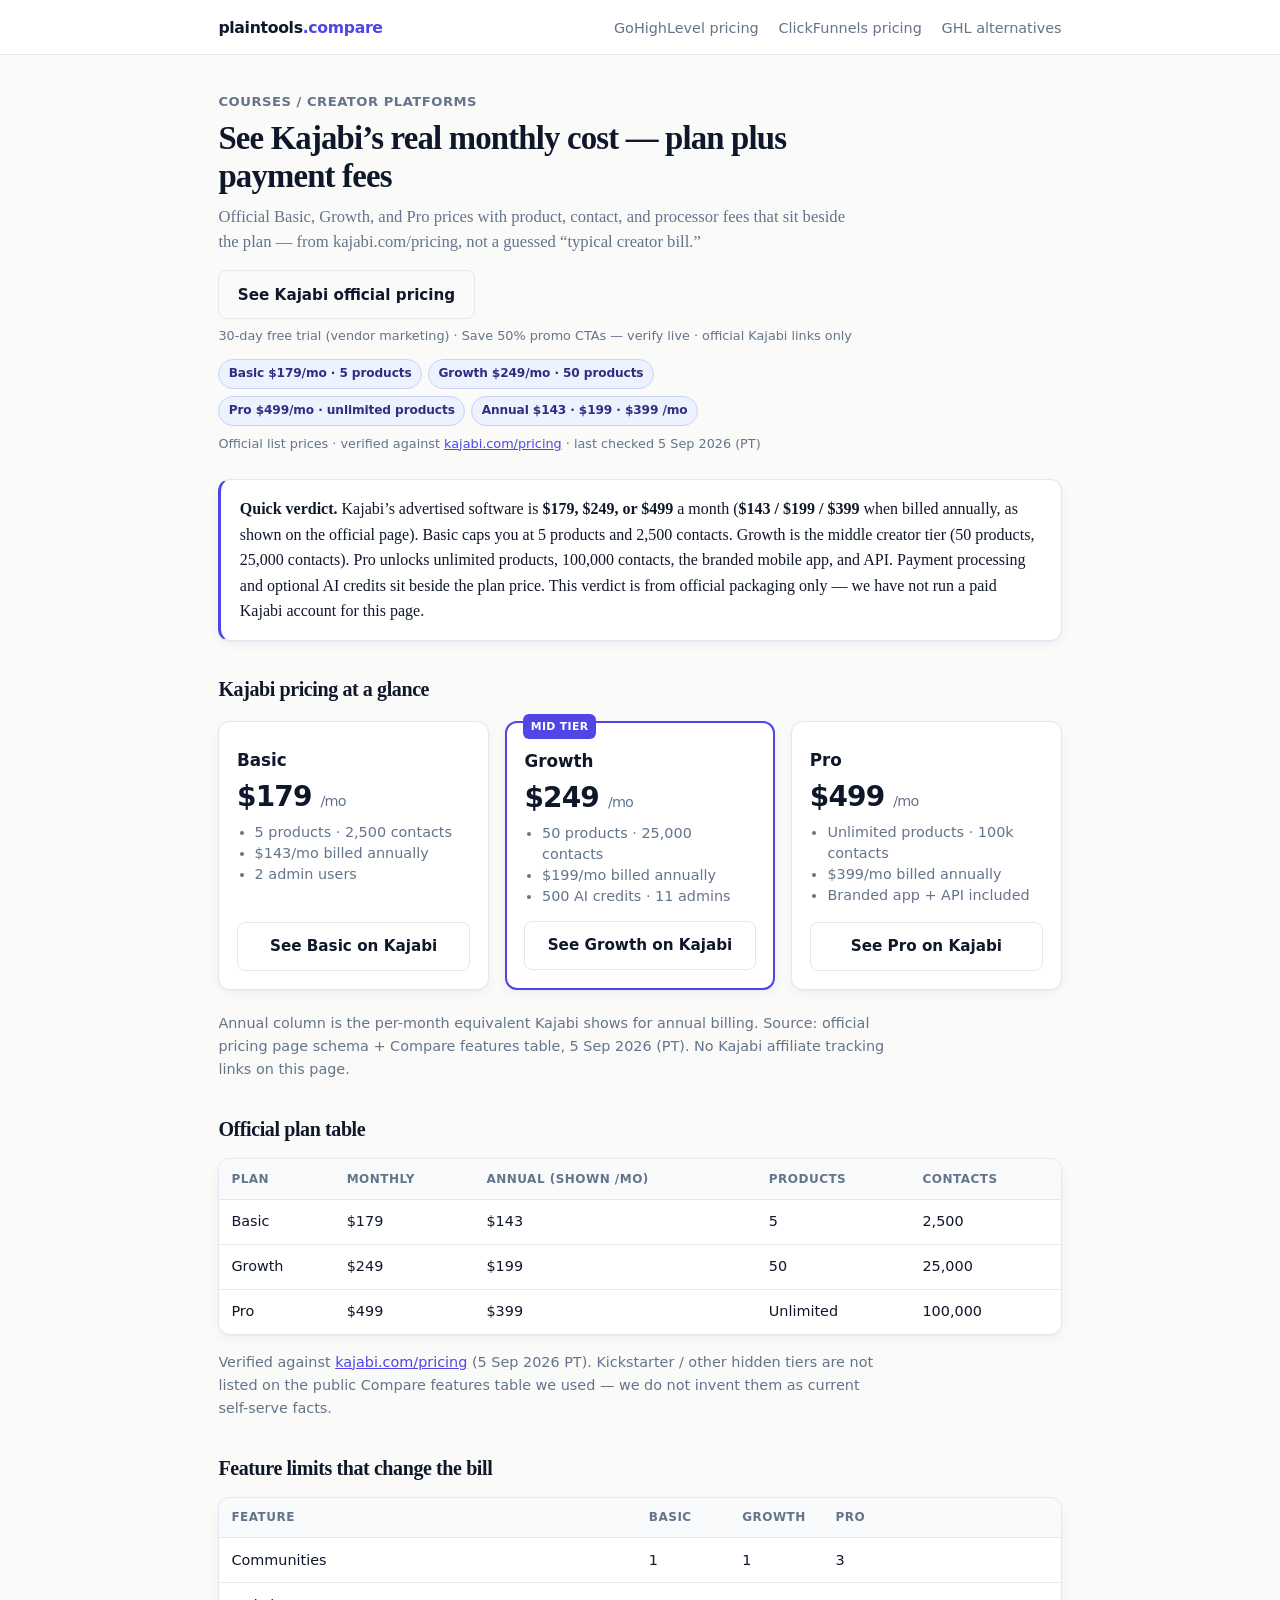
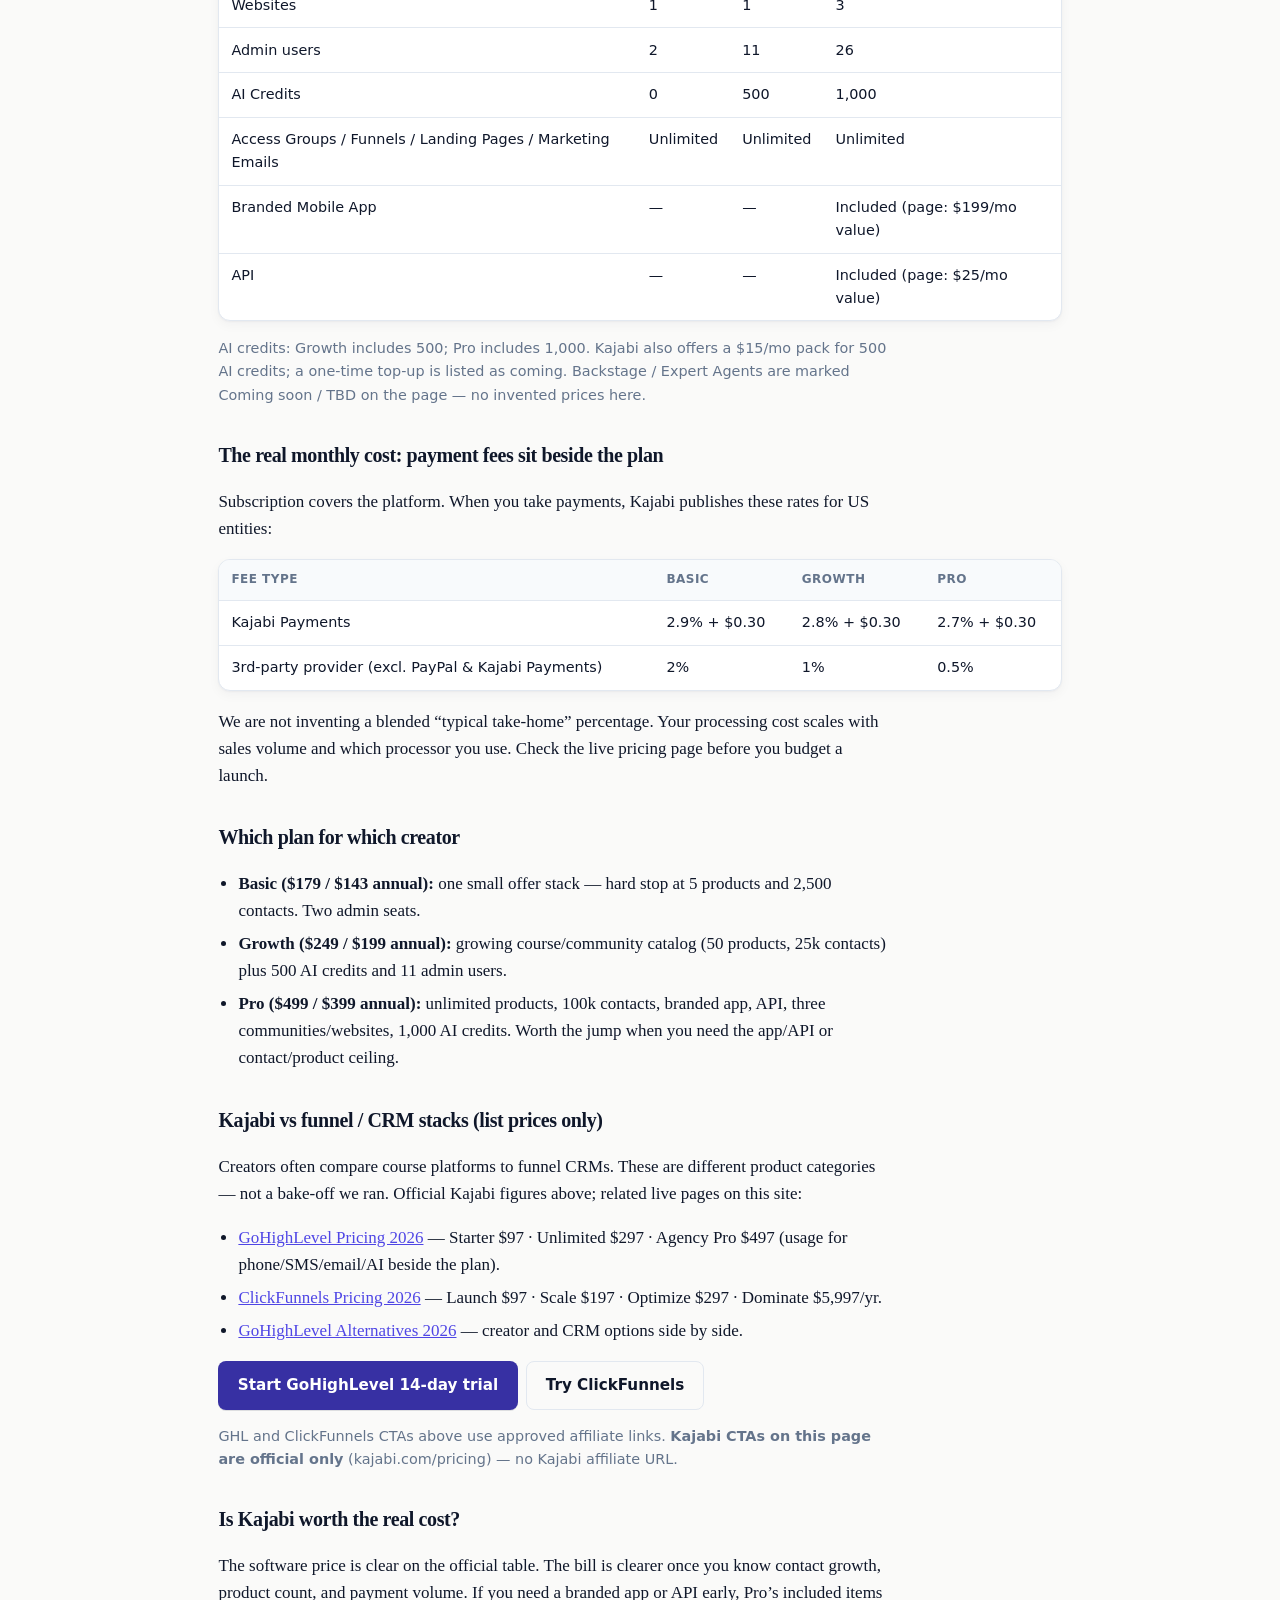
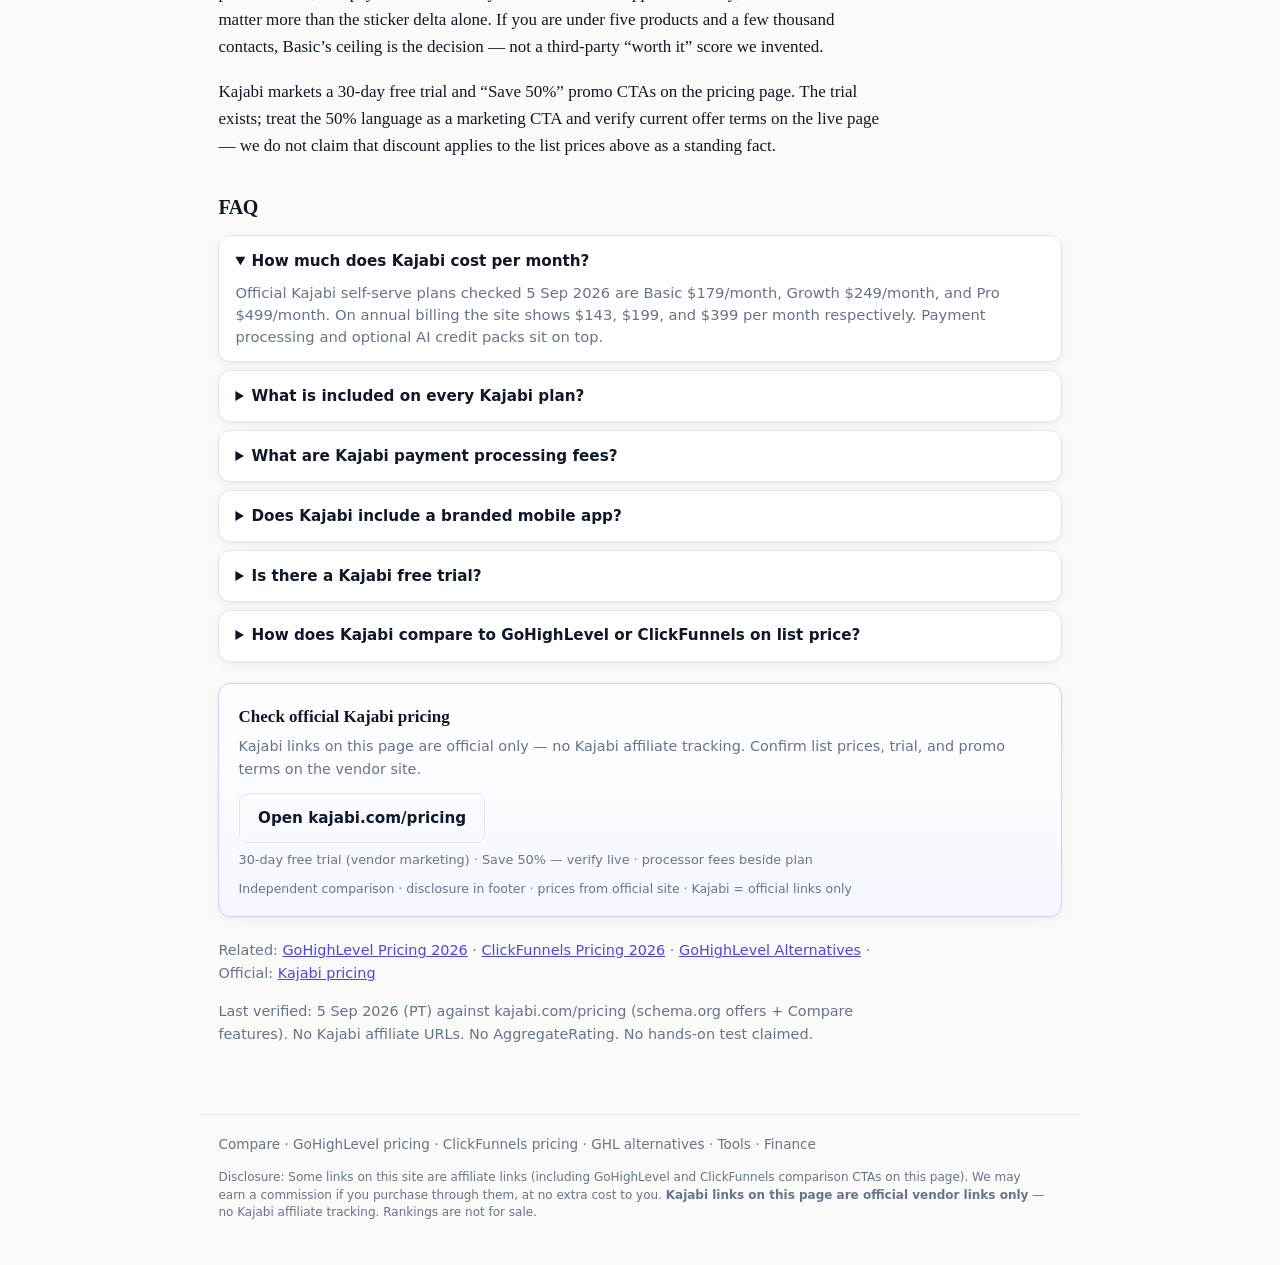
<file: kajabi-pricing/index.html>
<!DOCTYPE html>
<html lang="en">
<head>
  <meta charset="utf-8">
  <meta name="viewport" content="width=device-width, initial-scale=1">
  <title>Kajabi Pricing 2026: Real Monthly Cost + Fees</title>
  <meta name="description" content="Kajabi plans are $179, $249, and $499 a month ($143/$199/$399 on annual). Product, contact, and payment fees explained from the official 2026 pricing table.">
  <link rel="canonical" href="https://compare.plaintools.vip/kajabi-pricing/">
  <meta property="og:title" content="Kajabi Pricing 2026: Real Monthly Cost + Fees">
  <meta property="og:description" content="Basic $179 · Growth $249 · Pro $499. Annual $143/$199/$399. Payment fees sit beside the plan. Official Kajabi links only.">
  <meta property="og:image" content="https://compare.plaintools.vip/assets/hero-compare.png">
  <meta property="og:url" content="https://compare.plaintools.vip/kajabi-pricing/">
  <meta name="twitter:card" content="summary_large_image">
  <link rel="stylesheet" href="/assets/style.css">
  <script type="application/ld+json">
  {
    "@context": "https://schema.org",
    "@type": "FAQPage",
    "mainEntity": [
      {"@type":"Question","name":"How much does Kajabi cost per month?","acceptedAnswer":{"@type":"Answer","text":"Official Kajabi self-serve plans checked 5 Sep 2026 are Basic $179/month, Growth $249/month, and Pro $499/month. On annual billing the site shows $143, $199, and $399 per month respectively. Payment processing and optional AI credit packs sit on top."}},
      {"@type":"Question","name":"What is included on every Kajabi plan?","acceptedAnswer":{"@type":"Answer","text":"According to Kajabi’s Compare features table, Access Groups, Funnels, Landing Pages, and Marketing Emails are Unlimited on Basic, Growth, and Pro."}},
      {"@type":"Question","name":"What are Kajabi payment processing fees?","acceptedAnswer":{"@type":"Answer","text":"For US entities using Kajabi Payments: Basic 2.9%+$0.30, Growth 2.8%+$0.30, Pro 2.7%+$0.30. Third-party payment providers (excluding PayPal and Kajabi Payments) add 2% / 1% / 0.5% by plan."}},
      {"@type":"Question","name":"Does Kajabi include a branded mobile app?","acceptedAnswer":{"@type":"Answer","text":"The branded mobile app is included on Pro. Kajabi’s pricing page markets it as a $199/mo value. API access is also included on Pro (page markets $25/mo value)."}},
      {"@type":"Question","name":"Is there a Kajabi free trial?","acceptedAnswer":{"@type":"Answer","text":"Yes. Kajabi markets a Start Free Trial / 30-day free trial on the pricing page. The page also shows Save 50% promo CTAs; treat those as marketing CTAs and verify current offer terms on kajabi.com/pricing before budgeting."}},
      {"@type":"Question","name":"How does Kajabi compare to GoHighLevel or ClickFunnels on list price?","acceptedAnswer":{"@type":"Answer","text":"Kajabi self-serve list prices are Basic $179, Growth $249, Pro $499 monthly. GoHighLevel self-serve list prices are Starter $97, Unlimited $297, Agency Pro $497. ClickFunnels list prices include Launch $97, Scale $197, Optimize $297 (Dominate is annual). These are different product categories — course/creator OS vs agency CRM vs funnel builder — not a bake-off we ran."}}
    ]
  }
  </script>
</head>
<body>
  <div class="site-top">
    <div class="site-top-inner">
      <a class="brand" href="/">plaintools<span>.compare</span></a>
      <nav class="nav">
        <a href="/gohighlevel-pricing/">GoHighLevel pricing</a>
        <a href="/clickfunnels-pricing/">ClickFunnels pricing</a>
        <a href="/gohighlevel-alternatives/">GHL alternatives</a>
      </nav>
    </div>
  </div>

  <main>
    <section class="hero">
      <p class="kicker">Courses / Creator platforms</p>
      <h1>See Kajabi’s real monthly cost — plan plus payment fees</h1>
      <p class="lede">Official Basic, Growth, and Pro prices with product, contact, and processor fees that sit beside the plan — from kajabi.com/pricing, not a guessed “typical creator bill.”</p>
      <p class="hero-actions">
        <a class="btn ghost" href="https://kajabi.com/pricing" rel="nofollow">See Kajabi official pricing</a>
      </p>
      <p class="risk">30-day free trial (vendor marketing) · Save 50% promo CTAs — verify live · official Kajabi links only</p>
      <div class="proof-strip" aria-label="Official Kajabi list prices">
        <span class="chip">Basic $179/mo · 5 products</span>
        <span class="chip">Growth $249/mo · 50 products</span>
        <span class="chip">Pro $499/mo · unlimited products</span>
        <span class="chip">Annual $143 · $199 · $399 /mo</span>
      </div>
      <p class="verified">Official list prices · verified against <a href="https://kajabi.com/pricing">kajabi.com/pricing</a> · last checked 5 Sep 2026 (PT)</p>
    </section>

    <div class="verdict">
      <strong>Quick verdict.</strong> Kajabi’s advertised software is <strong>$179, $249, or $499</strong> a month (<strong>$143 / $199 / $399</strong> when billed annually, as shown on the official page). Basic caps you at 5 products and 2,500 contacts. Growth is the middle creator tier (50 products, 25,000 contacts). Pro unlocks unlimited products, 100,000 contacts, the branded mobile app, and API. Payment processing and optional AI credits sit beside the plan price. This verdict is from official packaging only — we have not run a paid Kajabi account for this page.
    </div>

    <h2>Kajabi pricing at a glance</h2>
    <div class="plans">
      <article class="plan">
        <h3>Basic</h3>
        <div class="price">$179 <small>/mo</small></div>
        <ul>
          <li>5 products · 2,500 contacts</li>
          <li>$143/mo billed annually</li>
          <li>2 admin users</li>
        </ul>
        <a class="btn ghost" href="https://kajabi.com/pricing" rel="nofollow">See Basic on Kajabi</a>
      </article>
      <article class="plan featured">
        <div class="badge">Mid tier</div>
        <h3>Growth</h3>
        <div class="price">$249 <small>/mo</small></div>
        <ul>
          <li>50 products · 25,000 contacts</li>
          <li>$199/mo billed annually</li>
          <li>500 AI credits · 11 admins</li>
        </ul>
        <a class="btn ghost" href="https://kajabi.com/pricing" rel="nofollow">See Growth on Kajabi</a>
      </article>
      <article class="plan">
        <h3>Pro</h3>
        <div class="price">$499 <small>/mo</small></div>
        <ul>
          <li>Unlimited products · 100k contacts</li>
          <li>$399/mo billed annually</li>
          <li>Branded app + API included</li>
        </ul>
        <a class="btn ghost" href="https://kajabi.com/pricing" rel="nofollow">See Pro on Kajabi</a>
      </article>
    </div>
    <p class="note">Annual column is the per-month equivalent Kajabi shows for annual billing. Source: official pricing page schema + Compare features table, 5 Sep 2026 (PT). No Kajabi affiliate tracking links on this page.</p>

    <h2>Official plan table</h2>
    <table>
      <thead>
        <tr><th>Plan</th><th>Monthly</th><th>Annual (shown /mo)</th><th>Products</th><th>Contacts</th></tr>
      </thead>
      <tbody>
        <tr><td>Basic</td><td>$179</td><td>$143</td><td>5</td><td>2,500</td></tr>
        <tr><td>Growth</td><td>$249</td><td>$199</td><td>50</td><td>25,000</td></tr>
        <tr><td>Pro</td><td>$499</td><td>$399</td><td>Unlimited</td><td>100,000</td></tr>
      </tbody>
    </table>
    <p class="note">Verified against <a href="https://kajabi.com/pricing">kajabi.com/pricing</a> (5 Sep 2026 PT). Kickstarter / other hidden tiers are not listed on the public Compare features table we used — we do not invent them as current self-serve facts.</p>

    <h2>Feature limits that change the bill</h2>
    <table>
      <thead>
        <tr><th>Feature</th><th>Basic</th><th>Growth</th><th>Pro</th></tr>
      </thead>
      <tbody>
        <tr><td>Communities</td><td>1</td><td>1</td><td>3</td></tr>
        <tr><td>Websites</td><td>1</td><td>1</td><td>3</td></tr>
        <tr><td>Admin users</td><td>2</td><td>11</td><td>26</td></tr>
        <tr><td>AI Credits</td><td>0</td><td>500</td><td>1,000</td></tr>
        <tr><td>Access Groups / Funnels / Landing Pages / Marketing Emails</td><td>Unlimited</td><td>Unlimited</td><td>Unlimited</td></tr>
        <tr><td>Branded Mobile App</td><td>—</td><td>—</td><td>Included (page: $199/mo value)</td></tr>
        <tr><td>API</td><td>—</td><td>—</td><td>Included (page: $25/mo value)</td></tr>
      </tbody>
    </table>
    <p class="note">AI credits: Growth includes 500; Pro includes 1,000. Kajabi also offers a $15/mo pack for 500 AI credits; a one-time top-up is listed as coming. Backstage / Expert Agents are marked Coming soon / TBD on the page — no invented prices here.</p>

    <h2>The real monthly cost: payment fees sit beside the plan</h2>
    <p>Subscription covers the platform. When you take payments, Kajabi publishes these rates for US entities:</p>
    <table>
      <thead>
        <tr><th>Fee type</th><th>Basic</th><th>Growth</th><th>Pro</th></tr>
      </thead>
      <tbody>
        <tr><td>Kajabi Payments</td><td>2.9% + $0.30</td><td>2.8% + $0.30</td><td>2.7% + $0.30</td></tr>
        <tr><td>3rd-party provider (excl. PayPal &amp; Kajabi Payments)</td><td>2%</td><td>1%</td><td>0.5%</td></tr>
      </tbody>
    </table>
    <p>We are not inventing a blended “typical take-home” percentage. Your processing cost scales with sales volume and which processor you use. Check the live pricing page before you budget a launch.</p>

    <h2>Which plan for which creator</h2>
    <ul>
      <li><strong>Basic ($179 / $143 annual):</strong> one small offer stack — hard stop at 5 products and 2,500 contacts. Two admin seats.</li>
      <li><strong>Growth ($249 / $199 annual):</strong> growing course/community catalog (50 products, 25k contacts) plus 500 AI credits and 11 admin users.</li>
      <li><strong>Pro ($499 / $399 annual):</strong> unlimited products, 100k contacts, branded app, API, three communities/websites, 1,000 AI credits. Worth the jump when you need the app/API or contact/product ceiling.</li>
    </ul>

    <h2>Kajabi vs funnel / CRM stacks (list prices only)</h2>
    <p>Creators often compare course platforms to funnel CRMs. These are different product categories — not a bake-off we ran. Official Kajabi figures above; related live pages on this site:</p>
    <ul>
      <li><a href="/gohighlevel-pricing/">GoHighLevel Pricing 2026</a> — Starter $97 · Unlimited $297 · Agency Pro $497 (usage for phone/SMS/email/AI beside the plan).</li>
      <li><a href="/clickfunnels-pricing/">ClickFunnels Pricing 2026</a> — Launch $97 · Scale $197 · Optimize $297 · Dominate $5,997/yr.</li>
      <li><a href="/gohighlevel-alternatives/">GoHighLevel Alternatives 2026</a> — creator and CRM options side by side.</li>
    </ul>
    <p class="hero-actions" style="margin-top:0.75rem">
      <a class="btn" href="https://affiliate.gohighlevel.com?sref=jqwacfx" rel="nofollow sponsored">Start GoHighLevel 14-day trial</a>
      <a class="btn ghost" href="https://www.clickfunnels.com/signup-flow?aff=bf96141478cfc033c8179efd6bf3f3d384db210171d6fb44ef1d8bd77765ce35" rel="nofollow sponsored">Try ClickFunnels</a>
    </p>
    <p class="note">GHL and ClickFunnels CTAs above use approved affiliate links. <strong>Kajabi CTAs on this page are official only</strong> (kajabi.com/pricing) — no Kajabi affiliate URL.</p>

    <h2>Is Kajabi worth the real cost?</h2>
    <p>The software price is clear on the official table. The bill is clearer once you know contact growth, product count, and payment volume. If you need a branded app or API early, Pro’s included items matter more than the sticker delta alone. If you are under five products and a few thousand contacts, Basic’s ceiling is the decision — not a third-party “worth it” score we invented.</p>
    <p>Kajabi markets a 30-day free trial and “Save 50%” promo CTAs on the pricing page. The trial exists; treat the 50% language as a marketing CTA and verify current offer terms on the live page — we do not claim that discount applies to the list prices above as a standing fact.</p>

    <h2>FAQ</h2>
    <details class="faq" open><summary>How much does Kajabi cost per month?</summary><p>Official Kajabi self-serve plans checked 5 Sep 2026 are Basic $179/month, Growth $249/month, and Pro $499/month. On annual billing the site shows $143, $199, and $399 per month respectively. Payment processing and optional AI credit packs sit on top.</p></details>
    <details class="faq"><summary>What is included on every Kajabi plan?</summary><p>According to Kajabi’s Compare features table, Access Groups, Funnels, Landing Pages, and Marketing Emails are Unlimited on Basic, Growth, and Pro.</p></details>
    <details class="faq"><summary>What are Kajabi payment processing fees?</summary><p>For US entities using Kajabi Payments: Basic 2.9%+$0.30, Growth 2.8%+$0.30, Pro 2.7%+$0.30. Third-party payment providers (excluding PayPal and Kajabi Payments) add 2% / 1% / 0.5% by plan.</p></details>
    <details class="faq"><summary>Does Kajabi include a branded mobile app?</summary><p>The branded mobile app is included on Pro. Kajabi’s pricing page markets it as a $199/mo value. API access is also included on Pro (page markets $25/mo value).</p></details>
    <details class="faq"><summary>Is there a Kajabi free trial?</summary><p>Yes. Kajabi markets a Start Free Trial / 30-day free trial on the pricing page. The page also shows Save 50% promo CTAs; treat those as marketing CTAs and verify current offer terms on kajabi.com/pricing before budgeting.</p></details>
    <details class="faq"><summary>How does Kajabi compare to GoHighLevel or ClickFunnels on list price?</summary><p>Kajabi self-serve list prices are Basic $179, Growth $249, Pro $499 monthly. GoHighLevel self-serve list prices are Starter $97, Unlimited $297, Agency Pro $497. ClickFunnels list prices include Launch $97, Scale $197, Optimize $297 (Dominate is annual). These are different product categories — course/creator OS vs agency CRM vs funnel builder — not a bake-off we ran.</p></details>

    <div class="cta final">
      <strong>Check official Kajabi pricing</strong>
      <p class="note">Kajabi links on this page are official only — no Kajabi affiliate tracking. Confirm list prices, trial, and promo terms on the vendor site.</p>
      <a class="btn ghost" href="https://kajabi.com/pricing" rel="nofollow">Open kajabi.com/pricing</a>
      <p class="risk">30-day free trial (vendor marketing) · Save 50% — verify live · processor fees beside plan</p>
      <p class="trust-line">Independent comparison · disclosure in footer · prices from official site · Kajabi = official links only</p>
    </div>

    <p class="note">Related: <a href="/gohighlevel-pricing/">GoHighLevel Pricing 2026</a> · <a href="/clickfunnels-pricing/">ClickFunnels Pricing 2026</a> · <a href="/gohighlevel-alternatives/">GoHighLevel Alternatives</a> · Official: <a href="https://kajabi.com/pricing" rel="nofollow">Kajabi pricing</a></p>
    <p class="note">Last verified: 5 Sep 2026 (PT) against kajabi.com/pricing (schema.org offers + Compare features). No Kajabi affiliate URLs. No AggregateRating. No hands-on test claimed.</p>
  </main>
  <footer>
    <a href="/">Compare</a> · <a href="/gohighlevel-pricing/">GoHighLevel pricing</a> · <a href="/clickfunnels-pricing/">ClickFunnels pricing</a> · <a href="/gohighlevel-alternatives/">GHL alternatives</a> · <a href="https://plaintools.vip/">Tools</a> · <a href="https://finance.plaintools.vip/">Finance</a>
    <p class="disclosure">Disclosure: Some links on this site are affiliate links (including GoHighLevel and ClickFunnels comparison CTAs on this page). We may earn a commission if you purchase through them, at no extra cost to you. <strong>Kajabi links on this page are official vendor links only</strong> — no Kajabi affiliate tracking. Rankings are not for sale.</p>
  </footer>
</body>
</html>
</file>
<file: assets/style.css>
:root {
  --bg: #fafaf9;
  --card: #ffffff;
  --ink: #0f172a;
  --muted: #64748b;
  --line: #e2e8f0;
  --acc: #4f46e5;
  --acc-ink: #ffffff;
  --acc-soft: #eef2ff;
  --acc-border: #c7d2fe;
  --acc-strong: #3730a3;
  --ok: #15803d;
  --shadow: 0 1px 2px rgba(15, 23, 42, 0.04), 0 4px 12px rgba(15, 23, 42, 0.04);
  --radius: 12px;
  --max: 880px;
}

* { box-sizing: border-box; }
html { scroll-behavior: smooth; }

body {
  margin: 0;
  font: 17px/1.6 "Iowan Old Style", "Palatino Linotype", Palatino, Georgia, "Times New Roman", serif;
  background: var(--bg);
  color: var(--ink);
  -webkit-font-smoothing: antialiased;
}

body.has-sticky {
  padding-bottom: 5.75rem;
}

a { color: var(--acc); }
a:hover { color: var(--acc-strong); }

img { max-width: 100%; height: auto; display: block; }

.site-top {
  position: sticky;
  top: 0;
  z-index: 40;
  background: rgba(255, 255, 255, 0.95);
  backdrop-filter: blur(8px);
  border-bottom: 1px solid var(--line);
}

.site-top-inner,
header,
main,
footer,
.wrap {
  max-width: var(--max);
  margin: 0 auto;
  padding: 0.85rem 1.15rem;
}

.site-top-inner {
  display: flex;
  gap: 1rem;
  align-items: center;
  justify-content: space-between;
}

.brand {
  font-family: ui-sans-serif, system-ui, -apple-system, Segoe UI, Roboto, sans-serif;
  font-weight: 700;
  color: var(--ink);
  text-decoration: none;
  letter-spacing: -0.02em;
  font-size: 0.98rem;
}
.brand span { color: var(--acc); }

.nav {
  font-family: ui-sans-serif, system-ui, -apple-system, Segoe UI, Roboto, sans-serif;
}
.nav a {
  color: var(--muted);
  text-decoration: none;
  margin-left: 0.9rem;
  font-size: 0.9rem;
  font-weight: 500;
}
.nav a:hover { color: var(--ink); }
.nav a.current {
  color: var(--ink);
  font-weight: 650;
}

.hero {
  display: block;
  padding: 1.35rem 0 0.35rem;
  max-width: 40rem;
}

.kicker {
  font-family: ui-sans-serif, system-ui, -apple-system, Segoe UI, Roboto, sans-serif;
  color: var(--muted);
  font-size: 0.82rem;
  font-weight: 600;
  letter-spacing: 0.04em;
  text-transform: uppercase;
  margin: 0 0 0.45rem;
}

h1 {
  font-size: clamp(1.55rem, 3.1vw, 2.05rem);
  line-height: 1.18;
  margin: 0.1rem 0 0.55rem;
  letter-spacing: -0.025em;
  font-weight: 700;
}

.lede {
  color: var(--muted);
  margin: 0 0 0.95rem;
  font-size: 1.04rem;
  line-height: 1.5;
}

.hero-actions {
  display: flex;
  flex-wrap: wrap;
  gap: 0.55rem;
  align-items: center;
  margin: 0;
}

.risk {
  font-family: ui-sans-serif, system-ui, -apple-system, Segoe UI, Roboto, sans-serif;
  font-size: 0.8rem;
  line-height: 1.4;
  color: var(--muted);
  margin: 0.5rem 0 0;
}

.verified {
  font-family: ui-sans-serif, system-ui, -apple-system, Segoe UI, Roboto, sans-serif;
  font-size: 0.8rem;
  line-height: 1.45;
  color: var(--muted);
  margin: 0.55rem 0 0;
}

.proof-strip {
  display: flex;
  flex-wrap: wrap;
  gap: 0.4rem;
  margin: 0.85rem 0 0;
  font-family: ui-sans-serif, system-ui, -apple-system, Segoe UI, Roboto, sans-serif;
}

.chip {
  display: inline-flex;
  align-items: center;
  background: var(--acc-soft);
  border: 1px solid var(--acc-border);
  color: #312e81;
  font-size: 0.76rem;
  font-weight: 650;
  padding: 0.28rem 0.58rem;
  border-radius: 999px;
  letter-spacing: -0.01em;
}

.disclosure {
  font-family: ui-sans-serif, system-ui, -apple-system, Segoe UI, Roboto, sans-serif;
  background: transparent;
  border: none;
  color: var(--muted);
  border-radius: 0;
  padding: 0;
  font-size: 0.75rem;
  line-height: 1.45;
  margin: 0.85rem 0 0;
  max-width: 52rem;
}
.disclosure strong { font-weight: 600; color: var(--muted); }

.verdict,
.cta,
.card,
.plan,
.problem,
details.faq {
  background: var(--card);
  border: 1px solid var(--line);
  border-radius: var(--radius);
  box-shadow: var(--shadow);
}

.problem {
  padding: 1rem 1.15rem;
  margin: 1.2rem 0 0.4rem;
}

.problem h2 {
  margin: 0 0 0.45rem;
  font-size: 1.15rem;
}

.problem p {
  margin: 0;
  color: var(--ink);
  font-size: 0.98rem;
}

.verdict {
  border-left: 3px solid var(--acc);
  padding: 1rem 1.15rem;
  margin: 1.25rem 0 1.4rem;
  font-size: 1rem;
}

.cta {
  padding: 1.15rem 1.2rem 1.2rem;
  margin: 1.35rem 0;
}

.cta.final {
  border: 1px solid var(--acc-border);
  background: linear-gradient(180deg, #fff 0%, var(--acc-soft) 160%);
}

.cta .note {
  color: var(--muted);
  font-size: 0.9rem;
  margin: 0.35rem 0 0.75rem;
}

.trust-line {
  font-family: ui-sans-serif, system-ui, -apple-system, Segoe UI, Roboto, sans-serif;
  font-size: 0.78rem;
  line-height: 1.4;
  color: var(--muted);
  margin: 0.7rem 0 0;
}

.btn {
  font-family: ui-sans-serif, system-ui, -apple-system, Segoe UI, Roboto, sans-serif;
  display: inline-flex;
  align-items: center;
  justify-content: center;
  gap: 0.35rem;
  background: var(--acc-strong);
  color: var(--acc-ink) !important;
  text-decoration: none;
  font-weight: 650;
  font-size: 0.95rem;
  border-radius: 8px;
  padding: 0.72rem 1.15rem;
  min-height: 44px;
  border: 1px solid transparent;
  box-shadow: 0 1px 0 rgba(15, 23, 42, 0.12);
  transition: background 0.15s ease, border-color 0.15s ease;
}
.btn:hover {
  background: #312e81;
  color: var(--acc-ink) !important;
}
.btn.secondary {
  background: var(--ink);
}
.btn.secondary:hover { background: #1e293b; }
.btn.ghost {
  background: transparent;
  color: var(--ink) !important;
  border: 1px solid var(--line);
  box-shadow: none;
}
.btn.ghost:hover {
  background: #f8fafc;
  color: var(--ink) !important;
  border-color: #cbd5e1;
}

.plans {
  display: grid;
  gap: 1rem;
  margin: 1rem 0 1.4rem;
  grid-template-columns: 1fr;
  font-family: ui-sans-serif, system-ui, -apple-system, Segoe UI, Roboto, sans-serif;
}

@media (min-width: 760px) {
  .plans {
    grid-template-columns: repeat(3, 1fr);
    align-items: stretch;
  }
}

.plan {
  padding: 1.15rem 1.1rem 1.1rem;
  position: relative;
  display: flex;
  flex-direction: column;
  gap: 0.55rem;
}

.plan.featured {
  border: 2px solid var(--acc);
  background: var(--card);
  box-shadow: var(--shadow);
}

.plan .badge {
  position: absolute;
  top: -0.55rem;
  left: 1rem;
  background: var(--acc);
  color: #fff;
  font-size: 0.68rem;
  font-weight: 700;
  letter-spacing: 0.03em;
  text-transform: uppercase;
  padding: 0.22rem 0.5rem;
  border-radius: 6px;
}

.plan h3 {
  margin: 0.4rem 0 0;
  font-size: 1.05rem;
  font-weight: 700;
}

.price {
  font-size: 1.75rem;
  font-weight: 700;
  letter-spacing: -0.03em;
  line-height: 1.1;
}
.price small {
  font-size: 0.9rem;
  color: var(--muted);
  font-weight: 500;
}

.plan ul {
  margin: 0;
  padding-left: 1.1rem;
  color: var(--muted);
  font-size: 0.9rem;
  line-height: 1.45;
  flex: 1;
}

.plan .btn { width: 100%; margin-top: 0.35rem; }

h2 {
  font-size: 1.25rem;
  margin: 2rem 0 0.75rem;
  letter-spacing: -0.02em;
  font-weight: 700;
}

main > p,
main > ul {
  max-width: 42rem;
}

main > ul {
  padding-left: 1.25rem;
  color: var(--ink);
}
main > ul li { margin: 0.35rem 0; }

table {
  width: 100%;
  border-collapse: separate;
  border-spacing: 0;
  background: var(--card);
  border: 1px solid var(--line);
  border-radius: var(--radius);
  overflow: hidden;
  font-family: ui-sans-serif, system-ui, -apple-system, Segoe UI, Roboto, sans-serif;
  font-size: 0.9rem;
  margin: 0.8rem 0 1rem;
  box-shadow: var(--shadow);
}

th, td {
  padding: 0.65rem 0.75rem;
  border-bottom: 1px solid var(--line);
  text-align: left;
  vertical-align: top;
}

th {
  background: #f8fafc;
  font-size: 0.75rem;
  text-transform: uppercase;
  letter-spacing: 0.04em;
  color: var(--muted);
  font-weight: 600;
}

tr:last-child td { border-bottom: none; }
th.hl, td.hl { background: var(--acc-soft); }

.note {
  color: var(--muted);
  font-size: 0.9rem;
  font-family: ui-sans-serif, system-ui, -apple-system, Segoe UI, Roboto, sans-serif;
}

.faq {
  padding: 0.8rem 1rem;
  margin: 0.5rem 0;
  font-family: ui-sans-serif, system-ui, -apple-system, Segoe UI, Roboto, sans-serif;
}
.faq summary {
  cursor: pointer;
  font-weight: 600;
  font-size: 0.95rem;
}
.faq p {
  color: var(--muted);
  margin: 0.55rem 0 0;
  font-size: 0.92rem;
  line-height: 1.5;
}

.card {
  padding: 1.1rem 1.2rem;
  margin: 0.85rem 0;
  transition: border-color 0.15s ease;
}
.card:hover { border-color: var(--acc-border); }
.card h2 {
  margin: 0.1rem 0 0.35rem;
  font-size: 1.15rem;
  font-family: ui-sans-serif, system-ui, -apple-system, Segoe UI, Roboto, sans-serif;
}
.card a {
  text-decoration: none;
  color: var(--ink);
}
.card a:hover { color: var(--acc); }

.home-cards {
  margin-top: 0.4rem;
}

footer {
  max-width: var(--max);
  margin: 2.5rem auto 1.5rem;
  padding: 1.2rem 1.15rem;
  color: var(--muted);
  font-size: 0.85rem;
  border-top: 1px solid var(--line);
  font-family: ui-sans-serif, system-ui, -apple-system, Segoe UI, Roboto, sans-serif;
}
footer a {
  color: var(--muted);
  text-decoration: none;
}
footer a:hover { color: var(--ink); }

body.has-sticky footer {
  margin-bottom: 1rem;
}

.sticky-cta {
  position: fixed;
  left: 0;
  right: 0;
  bottom: 0;
  z-index: 50;
  background: rgba(255, 255, 255, 0.97);
  backdrop-filter: blur(8px);
  color: var(--ink);
  border-top: 1px solid var(--line);
  box-shadow: 0 -4px 16px rgba(15, 23, 42, 0.06);
  padding: 0.6rem 0.9rem;
  font-family: ui-sans-serif, system-ui, -apple-system, Segoe UI, Roboto, sans-serif;
}

.sticky-cta-inner {
  max-width: var(--max);
  margin: 0 auto;
  display: flex;
  gap: 0.75rem;
  align-items: center;
  justify-content: space-between;
}

.sticky-cta p {
  margin: 0;
  font-size: 0.8rem;
  color: var(--muted);
  font-weight: 500;
  line-height: 1.35;
}

.sticky-cta .btn {
  padding: 0.62rem 1rem;
  font-size: 0.9rem;
  white-space: nowrap;
  min-height: 44px;
}

@media (max-width: 640px) {
  .sticky-cta {
    padding: 0.7rem 0.85rem calc(0.7rem + env(safe-area-inset-bottom, 0px));
  }
  .sticky-cta-inner {
    flex-direction: column;
    align-items: stretch;
    gap: 0.45rem;
  }
  .sticky-cta .btn {
    width: 100%;
    min-height: 48px;
    font-size: 0.95rem;
  }
  .sticky-cta p {
    text-align: center;
    font-size: 0.74rem;
  }
  .nav a.quiet { display: none; }
  body.has-sticky { padding-bottom: 7.25rem; }
  .hero-actions .btn { width: 100%; }
}

@media (min-width: 760px) {
  .plans-4 {
    grid-template-columns: repeat(4, 1fr);
  }
}

.flag {
  background: #fff7ed;
  border: 1px solid #fed7aa;
  border-radius: var(--radius);
  padding: 0.85rem 1rem;
  margin: 1rem 0;
  color: #9a3412;
  font-size: 0.92rem;
  font-family: ui-sans-serif, system-ui, -apple-system, Segoe UI, Roboto, sans-serif;
  line-height: 1.5;
}
.flag strong { color: #7c2d12; }

.two-cta {
  display: flex;
  flex-wrap: wrap;
  gap: 0.55rem;
  align-items: center;
}
</file>
